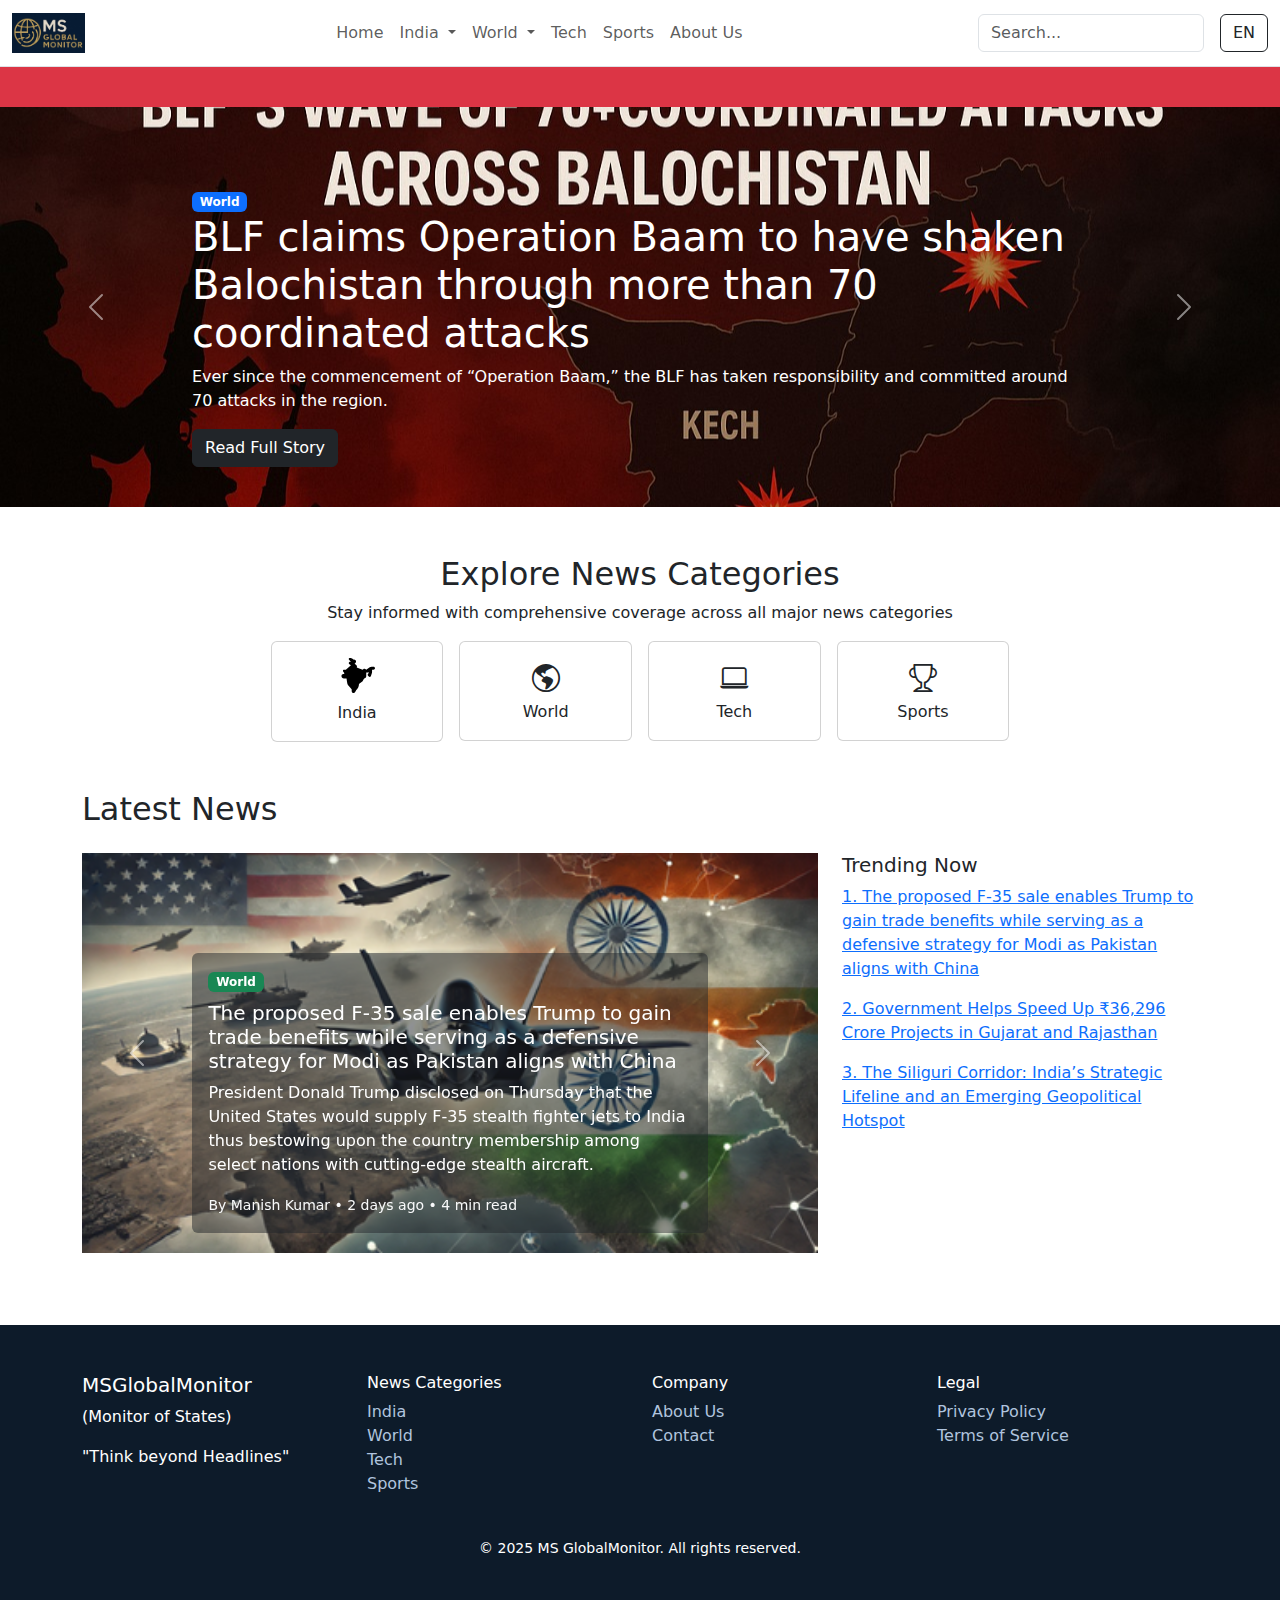
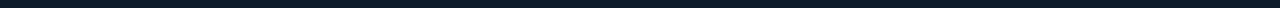
<file: index.html>
<!DOCTYPE html>
<html lang="en">

<head>
  <meta charset="UTF-8" />
  <meta name="viewport" content="width=device-width, initial-scale=1.0" />
  <title>MS GlobalMonitor</title>

  <!-- Bootstrap & Icons -->
  <link href="https://cdn.jsdelivr.net/npm/bootstrap@5.3.0/dist/css/bootstrap.min.css" rel="stylesheet" />
  <link href="https://cdn.jsdelivr.net/npm/bootstrap-icons@1.10.5/font/bootstrap-icons.css" rel="stylesheet" />
  <link rel="stylesheet" href="index.css">
  <script src="index.js"></script>
</head>

<body>

  <!-- Navbar -->
  <nav class="navbar navbar-expand-lg navbar-light bg-white border-bottom">
    <div class="container-fluid">
      <a class="navbar-brand fw-bold category-card" href="#">
        <img src="img3.jpeg" alt="MS Global Monitor Logo" height="40">
      </a>
      <!-- Navigation links & search -->
      <ul class="navbar-nav mx-auto">
        <li class="nav-item"><a class="nav-link" href="#">Home</a></li>

        <!-- India Dropdown -->
        <li class="nav-item dropdown">
          <a class="nav-link dropdown-toggle" href="#" id="indiaDropdown" role="button" data-bs-toggle="dropdown"
            aria-expanded="false">
            India
          </a>
          <ul class="dropdown-menu" aria-labelledby="indiaDropdown">
            <li><a class="dropdown-item" href="India-MU.html">Morning Updates</a></li>
            <li><a class="dropdown-item" href="#">Politics</a></li>
          </ul>
        </li>

        <!-- World Dropdown -->
        <li class="nav-item dropdown">
          <a class="nav-link dropdown-toggle" href="#" id="worldDropdown" data-bs-toggle="dropdown"
            aria-expanded="false">
            World
          </a>
          <ul class="dropdown-menu" aria-labelledby="worldDropdown">
            
            <!-- Frontlines submenu -->
            <li class="dropdown-submenu">
              <a class="dropdown-item dropdown-toggle" href="#" id="frontlinesToggle">
                Frontlines
              </a>
              <ul class="dropdown-menu" aria-labelledby="frontlinesToggle">
                <li><a class="dropdown-item" href="conflictZone.html">Conflict Zones</a></li>
                <li><a class="dropdown-item" href="flashPoint-1.html">Flash Point</a></li>
              </ul>
            </li>
            
            <!-- Global South submenu -->
            <li><a class="dropdown-item" href="globalSouth.html">Global South</a></li>

            <!-- Geo‑Economics submenu -->
            <li class="dropdown-submenu">
              <a class="dropdown-item dropdown-toggle" href="#" id="geoEconToggle">
                Geo Economics
              </a>
              <ul class="dropdown-menu" aria-labelledby="geoEconToggle">
                <li><a class="dropdown-item" href="#">Sanctions</a></li>
                <li><a class="dropdown-item" href="#">Trade War</a></li>
              </ul>
            </li>

            <!-- Diplomatic Games submenu -->
            <li class="dropdown-submenu">
              <a class="dropdown-item dropdown-toggle" href="#" id="dipGamesToggle">
                Diplomatic Games
              </a>
              <ul class="dropdown-menu" aria-labelledby="dipGamesToggle">
                <li><a class="dropdown-item" href="#">Summits</a></li>
                <li><a class="dropdown-item" href="#">Alliances</a></li>
                <li><a class="dropdown-item" href="#">Speeches</a></li>
              </ul>
            </li>

            <!-- Deep State Brief submenu -->
            <li class="dropdown-submenu">
              <a class="dropdown-item dropdown-toggle" href="#" id="deepStateToggle">
                Deep State Brief
              </a>
              <ul class="dropdown-menu" aria-labelledby="deepStateToggle">
                <li><a class="dropdown-item" href="#">Military Strategy</a></li>
                <li><a class="dropdown-item" href="#">Intelligence</a></li>
                <li><a class="dropdown-item" href="#">Cyber Warfare</a></li>
              </ul>
            </li>
          </ul>
        </li>

        <li class="nav-item"><a class="nav-link" href="#">Tech</a></li>
        <li class="nav-item"><a class="nav-link" href="#">Sports</a></li>
        <li class="nav-item"><a class="nav-link" href="#about-us-footer">About Us</a></li>
      </ul>

      <!-- Search and Language -->
      <form class="d-flex align-items-center gap-2" role="search">
        <input class="form-control me-2" type="search" placeholder="Search..." aria-label="Search">
        <button class="btn btn-outline-dark" type="submit">EN</button>
      </form>
    </div>
    </div>
  </nav>

  <!-- Breaking News -->
  <div class="bg-danger text-white py-2 marquee">
    <span><strong class="badge bg-white text-danger me-2"><b>Breaking News:</b></strong><b>BLF claims Operation Baam to have shaken Balochistan through more than 70 coordinated attacks</b></span>
  </div>

  <!-- Carousel (4 images) -->
  <div id="heroCarousel" class="carousel slide" data-bs-ride="carousel">
    <div class="carousel-inner">
      <div class="carousel-item active text-white"
        style="background: url('CZ1.jpeg') no-repeat center center/cover; height: 400px;">
        <div class="carousel-caption text-start">
          <span class="badge bg-primary">World</span>
          <h1>BLF claims Operation Baam to have shaken Balochistan through more than 70 coordinated attacks</h1>
          <p>Ever since the commencement of “Operation Baam,” the BLF has taken responsibility and committed around 70 attacks in the region.</p>
          <a href="conflictZone-1.html" class="btn btn-dark">Read Full Story</a>
        </div>
      </div>
      <div class="carousel-item text-white"
        style="background: url('GlobalSouth\ 1.jpeg') no-repeat center center/cover; height: 400px;">
        <div class="carousel-caption text-start">
          <span class="badge bg-success">Global South</span>
          <h1>The Siliguri Corridor: India’s Strategic Lifeline and an Emerging Geopolitical Hotspot</h1>
          <a href="globalSouth.html" class="btn btn-dark">Read Full Story</a>
        </div>
      </div>
      <div class="carousel-item text-white"
        style="background: url('https://via.placeholder.com/1200x500/780000/ffffff?text=Slide+3') no-repeat center center/cover; height: 400px;">
        <div class="carousel-caption text-start">
          <span class="badge bg-warning text-dark">Sports</span>
          <h1>Historic Win at National Championships</h1>
          <p>Fans celebrate a memorable season victory.</p>
          <a href="#" class="btn btn-dark">See Highlights</a>
        </div>
      </div>
      <div class="carousel-item text-white"
        style="background: url('https://via.placeholder.com/1200x500/264653/ffffff?text=Slide+4') no-repeat center center/cover; height: 400px;">
        <div class="carousel-caption text-start">
          <span class="badge bg-info text-dark">Tech</span>
          <h1>Government Unveils New Budget</h1>
          <p>Major reforms in education and health sectors announced.</p>
          <a href="#" class="btn btn-dark">Read More</a>
        </div>
      </div>
    </div>
    <button class="carousel-control-prev" type="button" data-bs-target="#heroCarousel" data-bs-slide="prev">
      <span class="carousel-control-prev-icon"></span>
    </button>
    <button class="carousel-control-next" type="button" data-bs-target="#heroCarousel" data-bs-slide="next">
      <span class="carousel-control-next-icon"></span>
    </button>
  </div>

  <!-- Categories -->
  <section class="py-5 text-center">
  <h2>Explore News Categories</h2>
  <p>Stay informed with comprehensive coverage across all major news categories</p>
  <div class="container">
    <div class="row g-3 justify-content-center">

      <!-- India Card -->
      <div class="col-md-2 col-sm-4 category-card">
        <a href="India-MU.html" class="text-decoration-none text-dark">
          <div class="card p-3 text-center">
            <img src="india-map.svg" alt="India Icon" class="svg-icon mb-2 mx-auto d-block">
            <div>India</div>
          </div>
        </a>
      </div>

      <!-- World Card -->
      <div class="col-md-2 col-sm-4 category-card">
        <a href="world.html" class="text-decoration-none text-dark">
          <div class="card p-3 text-center">
            <i class="bi bi-globe-americas fs-3"></i>
            <div>World</div>
          </div>
        </a>
      </div>

      <!-- Tech Card -->
      <div class="col-md-2 col-sm-4 category-card">
        <a href="#" class="text-decoration-none text-dark">
          <div class="card p-3 text-center">
            <i class="bi bi-laptop fs-3"></i>
            <div>Tech</div>
          </div>
        </a>
      </div>

      <!-- Sports Card -->
      <div class="col-md-2 col-sm-4 category-card">
        <a href="#" class="text-decoration-none text-dark">
          <div class="card p-3 text-center">
            <i class="bi bi-trophy fs-3"></i>
            <div>Sports</div>
          </div>
        </a>
      </div>

    </div>
  </div>
</section>

  <!-- Latest News -->
 <section class="container mb-5">
  <h2 class="mb-4">Latest News</h2>
  <div class="row">
    
    <!-- Left Column: Carousel -->
    <div class="col-md-8">
      <div id="newsCarousel" class="carousel slide mb-4" data-bs-ride="carousel" data-bs-interval="4000">
        <div class="carousel-inner">
          
          <!-- Slide 1 -->
          <div class="carousel-item active">
            <img src="CZ1.jpeg" class="d-block w-100" alt="FlashPoint">
            <div class="carousel-caption d-none d-md-block text-start bg-dark bg-opacity-50 p-3 rounded">
              <span class="badge bg-danger">World</span>
              <a href="conflictZone-1.html" class="text-decoration-none text-white">
              <h5 class="mt-2">BLF claims Operation Baam to have shaken Balochistan through more than 70 coordinated attacks</h5>
              <p>Ever since the commencement of “Operation Baam,” the BLF has taken responsibility and committed around 70 attacks in the region.</p>
              <small class="text-light">By Manish Kumar Barali • 7 hours ago • 5 min read</small>
            </a>
            </div>
          </div>

          <!-- Slide 2 -->
          <div class="carousel-item active">
            <img src="flashPoint1.png" class="d-block w-100" alt="FlashPoint">
            <div class="carousel-caption d-none d-md-block text-start bg-dark bg-opacity-50 p-3 rounded">
              <span class="badge bg-success">World</span>
              <a href="flashPoint-1.html" class="text-decoration-none text-white">
              <h5 class="mt-2">The proposed F-35 sale enables Trump to gain trade benefits while serving as a defensive strategy for Modi as Pakistan aligns with China</h5>
              <p>President Donald Trump disclosed on Thursday that the United States would supply F-35 stealth fighter jets to India thus bestowing upon the country membership among select nations with cutting-edge stealth aircraft.</p>
              <small class="text-light">By Manish Kumar • 2 days ago • 4 min read</small>
            </a>
            </div>
          </div>

          <!-- Slide 3 -->
          <div class="carousel-item">
            <img src="India-1.jpg" class="d-block w-100" alt="Morning Updates">
            <div class="carousel-caption d-none d-md-block text-start bg-dark bg-opacity-50 p-3 rounded">
              <span class="badge bg-primary">India</span>
              <a href="India-MU.html" class="text-decoration-none text-white">
              <h5 class="mt-2">Government Helps Speed Up ₹36,296 Crore Projects in Gujarat and Rajasthan</h5>
              <p>The Indian government resolves delays in ₹36,296 crore worth of projects in Gujarat and Rajasthan, including solar power infrastructure and 5G expansion, to boost growth and connectivity.</p>
              <small class="text-light">By Mohd Ibad • 3 days ago • 3 min read</small>
            </a>
            </div>
          </div>

          <!-- Slide 4 -->
          <div class="carousel-item">
            <img src="GlobalSouth 1.jpeg" class="d-block w-100" alt="Global South">
            <div class="carousel-caption d-none d-md-block text-start bg-dark bg-opacity-50 p-3 rounded">
              <span class="badge bg-danger">World</span>
              <a href="globalSouth.html" class="text-decoration-none text-white">
              <h5 class="mt-2">The Siliguri Corridor: India’s Strategic Lifeline and an Emerging Geopolitical Hotspot</h5>
              <p>The Siliguri Corridor, with the nickname Chicken Neck, is in the northeastern corner of
                    India, and it is only 20 to 25 kilometers wide at its narrowest point. Although this region
                    is not so big, it has been one of the most strategic regions for India. It became a
                    principal geopolitical hotspot in the South Asia region.</p>
              <small class="text-light">By Manish Kumar • 7 days ago • 5 min read</small>
            </a>
            </div>
          </div>
 
        </div>
        <button class="carousel-control-prev" type="button" data-bs-target="#newsCarousel" data-bs-slide="prev">
      <span class="carousel-control-prev-icon"></span>
    </button>
    <button class="carousel-control-next" type="button" data-bs-target="#newsCarousel" data-bs-slide="next">
      <span class="carousel-control-next-icon"></span>
    </button>
      </div>
    </div>

    <!-- Right Column: Trending Now -->
    <div class="col-md-4">
      <div class="mb-4">
        <h5>Trending Now</h5>
        <p><a href="flashPoint-1.html">1. The proposed F-35 sale enables Trump to gain trade benefits while serving as a defensive strategy for Modi as Pakistan aligns with China</a></p>
        <p><a href="India-MU.html">2. Government Helps Speed Up ₹36,296 Crore Projects in Gujarat and Rajasthan</a></p>
        <p><a href="globalSouth.html">3. The Siliguri Corridor: India’s Strategic Lifeline and an Emerging Geopolitical Hotspot</a></p>
      </div>
    </div>
  </div>
</section>


  <!-- Footer -->
  <footer id="about-us-footer" class="footer py-5">
    <div class="container">
      <div class="row">
        <div class="col-md-3">
          <h5>MSGlobalMonitor</h5>
          <p>(Monitor of States)</p>
          <p>"Think beyond Headlines"</p>
        </div>
        <div class="col-md-3">
          <h6>News Categories</h6>
          <ul class="list-unstyled">
            <li><a href="#">India</a></li>
            <li><a href="#">World</a></li>
            <li><a href="#">Tech</a></li>
            <li><a href="#">Sports</a></li>
          </ul>
        </div>
        <div class="col-md-3">
          <h6>Company</h6>
          <ul class="list-unstyled">
            <li><a href="aboutUs.html">About Us</a></li>
            <li><a href="#">Contact</a></li>
          </ul>
        </div>
        <div class="col-md-3">
          <h6>Legal</h6>
          <ul class="list-unstyled">
            <li><a href="#">Privacy Policy</a></li>
            <li><a href="#">Terms of Service</a></li>
          </ul>
        </div>
      </div>
      <div class="text-center pt-4">
        <small>&copy; 2025 MS GlobalMonitor. All rights reserved.</small>
      </div>
    </div>
  </footer>

  <!-- Bootstrap JS -->
  <script src="https://cdn.jsdelivr.net/npm/bootstrap@5.3.0/dist/js/bootstrap.bundle.min.js"></script>
</body>

</html>
</file>
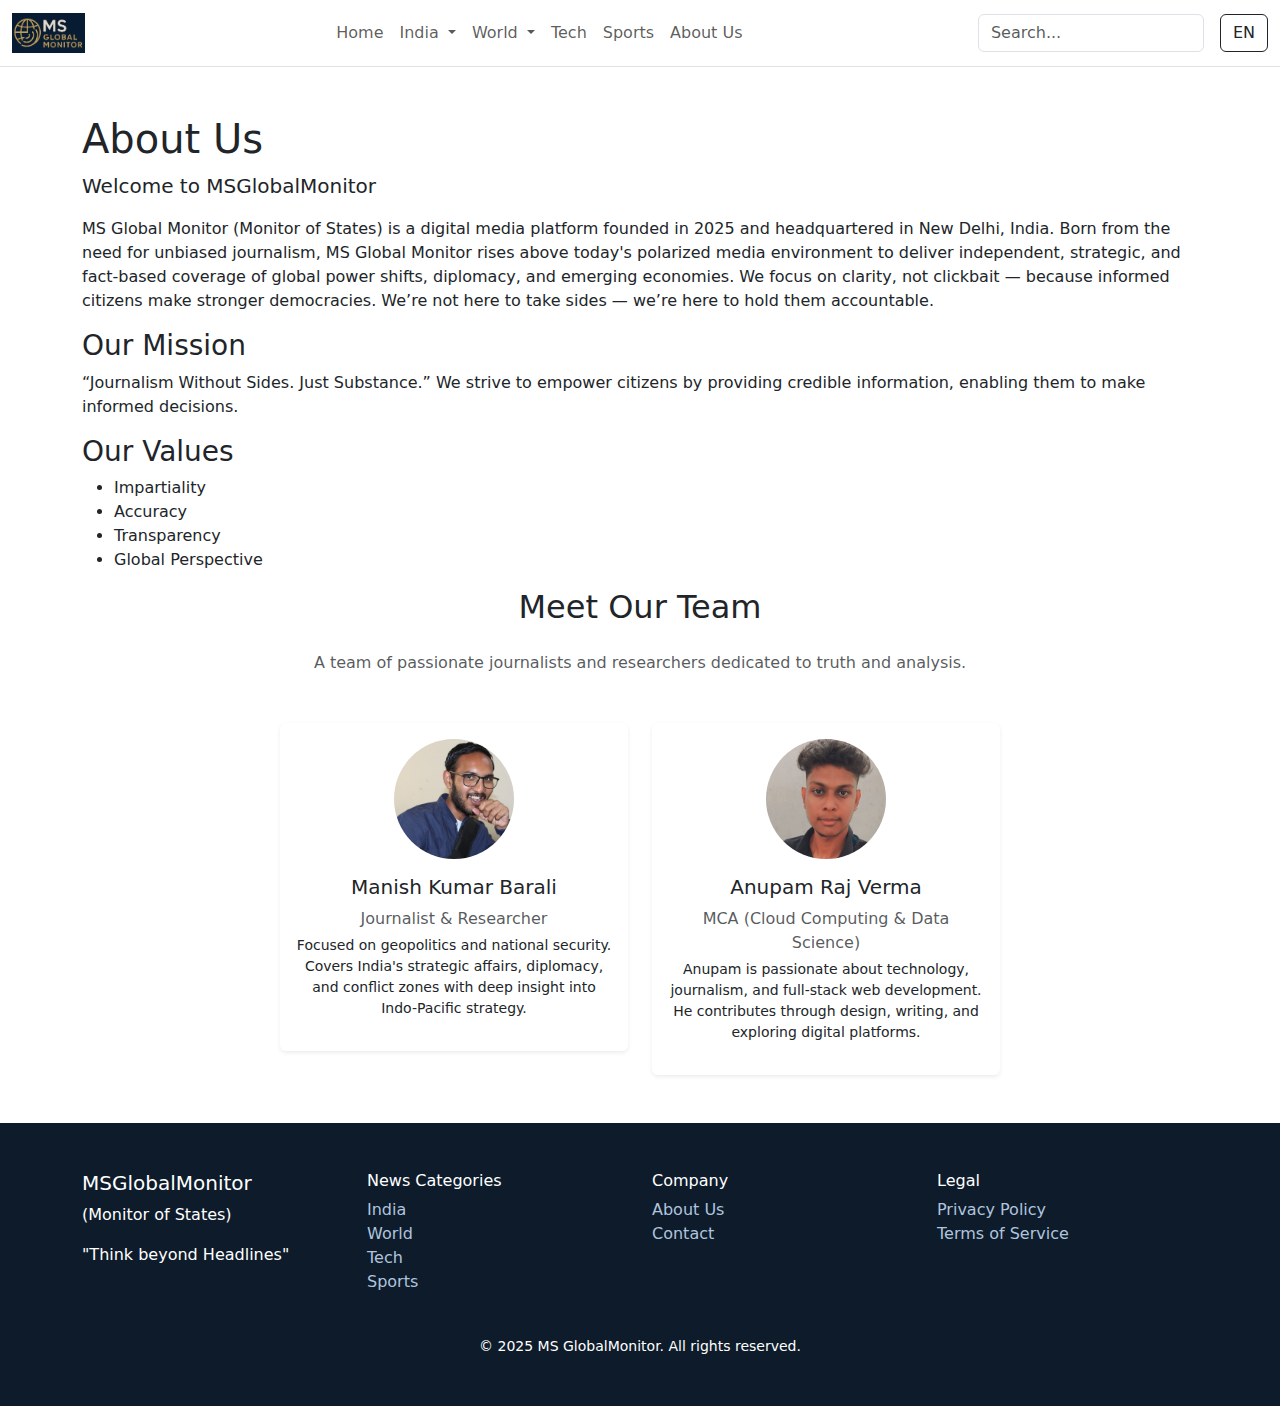
<file: aboutUs.html>
<!DOCTYPE html>
<html lang="en">

<head>
    <meta charset="UTF-8" />
    <meta name="viewport" content="width=device-width, initial-scale=1.0" />
    <title>About Us</title>

    <!-- Bootstrap & Icons -->
    <link href="https://cdn.jsdelivr.net/npm/bootstrap@5.3.0/dist/css/bootstrap.min.css" rel="stylesheet" />
    <link href="https://cdn.jsdelivr.net/npm/bootstrap-icons@1.10.5/font/bootstrap-icons.css" rel="stylesheet" />
    <link rel="stylesheet" href="index.css">
</head>

<body>

    <!-- Navbar -->
    <nav class="navbar navbar-expand-lg navbar-light bg-white border-bottom">
        <div class="container-fluid">
            <a class="navbar-brand fw-bold category-card" href="index.html">
                <img src="img3.jpeg" alt="MS Global Monitor Logo" height="40">
            </a>
            <!-- Navigation links & search -->
            <ul class="navbar-nav mx-auto">
                <li class="nav-item"><a class="nav-link" href="index.html">Home</a></li>

                <!-- India Dropdown -->
                <li class="nav-item dropdown">
                    <a class="nav-link dropdown-toggle" href="#" id="indiaDropdown" role="button"
                        data-bs-toggle="dropdown" aria-expanded="false">
                        India
                    </a>
                    <ul class="dropdown-menu" aria-labelledby="indiaDropdown">
                        <li><a class="dropdown-item" href="morningUpdates.html">Morning Updates</a></li>
                        <li><a class="dropdown-item" href="#">Politics</a></li>
                        <li><a class="dropdown-item" href="Opinion.html">Opinion</a></li>
                    </ul>
                </li>

                <!-- World Dropdown -->
                <li class="nav-item dropdown">
                    <a class="nav-link dropdown-toggle" href="#" id="worldDropdown" data-bs-toggle="dropdown"
                        aria-expanded="false">
                        World
                    </a>
                    <ul class="dropdown-menu" aria-labelledby="worldDropdown">

                        <!-- Frontlines submenu -->
                        <li class="dropdown-submenu">
                            <a class="dropdown-item dropdown-toggle" href="#" id="frontlinesToggle">
                                Frontlines
                            </a>
                            <ul class="dropdown-menu" aria-labelledby="frontlinesToggle">
                                <li><a class="dropdown-item" href="conflictZone.html" title="War">Conflict Zones</a></li>
                                <li><a class="dropdown-item" href="flashPoint-1.html" title="Tension between States">Flash Point</a></li>
                            </ul>
                        </li>

                        <!-- Global South submenu -->

                        <li><a class="dropdown-item" href="globalSouth.html">Global South</a></li>

                        <!-- Geo‑Economics submenu -->
                        <li class="dropdown-submenu">
                            <a class="dropdown-item dropdown-toggle" href="#" id="geoEconToggle">
                                Geo Economics
                            </a>
                            <ul class="dropdown-menu" aria-labelledby="geoEconToggle">
                                <li><a class="dropdown-item" href="#">Sanctions</a></li>
                                <li><a class="dropdown-item" href="#">Trade War</a></li>
                            </ul>
                        </li>

                        <!-- Diplomatic Games submenu -->
                        <li class="dropdown-submenu">
                            <a class="dropdown-item dropdown-toggle" href="#" id="dipGamesToggle">
                                Diplomatic Games
                            </a>
                            <ul class="dropdown-menu" aria-labelledby="dipGamesToggle">
                                <li><a class="dropdown-item" href="#">Summits</a></li>
                                <li><a class="dropdown-item" href="#">Alliances</a></li>
                                <li><a class="dropdown-item" href="#">Speeches</a></li>
                            </ul>
                        </li>

                        <!-- Deep State Brief submenu -->
                        <li class="dropdown-submenu">
                            <a class="dropdown-item dropdown-toggle" href="#" id="deepStateToggle">
                                Deep State Brief
                            </a>
                            <ul class="dropdown-menu" aria-labelledby="deepStateToggle">
                                <li><a class="dropdown-item" href="#">Military Strategy</a></li>
                                <li><a class="dropdown-item" href="#">Intelligence</a></li>
                                <li><a class="dropdown-item" href="#">Cyber Warfare</a></li>
                            </ul>
                        </li>
                    </ul>
                </li>

                <li class="nav-item"><a class="nav-link" href="#">Tech</a></li>
                <li class="nav-item"><a class="nav-link" href="#">Sports</a></li>
                <li class="nav-item"><a class="nav-link" href="#about-us-footer">About Us</a></li>
            </ul>

            <!-- Search and Language -->
            <form class="d-flex align-items-center gap-2" role="search">
                <input class="form-control me-2" type="search" placeholder="Search..." aria-label="Search">
                <button class="btn btn-outline-dark" type="submit">EN</button>
            </form>
        </div>
        </div>
    </nav>

    <!-- 🟡 About Us Body Content -->
    <section class="container my-5">
        <h1>About Us</h1>
        <p class="lead">Welcome to MSGlobalMonitor</p>
        <p>MS Global Monitor (Monitor of States) is a digital media platform founded in 2025 and headquartered in New
            Delhi, India. Born from the need for unbiased journalism, MS Global Monitor rises above today's polarized
            media environment to deliver independent, strategic, and fact-based coverage of global power shifts,
            diplomacy, and emerging economies. We focus on clarity, not clickbait — because informed citizens make
            stronger democracies. We’re not here to take sides — we’re here to hold them accountable.</p>

        <h3>Our Mission</h3>
        <p>“Journalism Without Sides. Just Substance.” We strive to empower citizens by providing credible information,
            enabling them to make informed decisions.</p>

        <h3>Our Values</h3>
        <ul>
            <li>Impartiality</li>
            <li>Accuracy</li>
            <li>Transparency</li>
            <li>Global Perspective</li>
        </ul>

        <div class="container text-center">
            <h2 class="mb-4">Meet Our Team</h2>
            <p class="mb-5 text-muted">A team of passionate journalists and researchers dedicated to truth and analysis.
            </p>

            <div class="row g-4 justify-content-center">
                <!-- Team Member 1 -->
                <div class="col-md-4 col-sm-6">
                    <div class="card border-0 shadow-sm h-500">
                        <div class="card-body text-center">
                            <img src="manish.jpeg" alt="Manish Kumar Barali" class="rounded-circle mb-3 category-card"
                                style="width: 120px; height: 120px; object-fit: cover;">
                            <h5 class="card-title">Manish Kumar Barali</h5>
                            <p class="text-muted mb-1">Journalist & Researcher</p>
                            <p class="small">
                                Focused on geopolitics and national security. Covers India's strategic affairs,
                                diplomacy, and conflict zones with deep insight into Indo-Pacific strategy.
                            </p>
                        </div>
                    </div>
                </div>

                <!-- Add more team members by duplicating this block -->
                <!-- Example: -->

                <div class="col-md-4 col-sm-6">
                    <div class="card border-0 shadow-sm h-100">
                        <div class="card-body text-center">
                            <img src="anupam.jpeg" alt="Anupam Raj Verma" class="rounded-circle mb-3 category-card"
                                style="width: 120px; height: 120px; object-fit: cover;">
                            <h5 class="card-title">Anupam Raj Verma</h5>
                            <p class="text-muted mb-1">MCA (Cloud Computing & Data Science)</p>
                            <p class="small">
                                Anupam is passionate about technology, journalism, and full-stack web development. He
                                contributes through design, writing, and exploring digital platforms.
                            </p>
                        </div>
                    </div>
                </div>
            </div>
        </div>
        </div>
    </section>

    <!-- Footer -->
    <footer id="about-us-footer" class="footer py-5">
        <div class="container">
            <div class="row">
                <div class="col-md-3">
                    <h5>MSGlobalMonitor</h5>
                    <p>(Monitor of States)</p>
                    <p>"Think beyond Headlines"</p>
                </div>
                <div class="col-md-3">
                    <h6>News Categories</h6>
                    <ul class="list-unstyled">
                        <li><a href="#">India</a></li>
                        <li><a href="#">World</a></li>
                        <li><a href="#">Tech</a></li>
                        <li><a href="#">Sports</a></li>
                    </ul>
                </div>
                <div class="col-md-3">
                    <h6>Company</h6>
                    <ul class="list-unstyled">
                        <li><a href="aboutUs.html">About Us</a></li>
                        <li><a href="#">Contact</a></li>
                    </ul>
                </div>
                <div class="col-md-3">
                    <h6>Legal</h6>
                    <ul class="list-unstyled">
                        <li><a href="#">Privacy Policy</a></li>
                        <li><a href="#">Terms of Service</a></li>
                    </ul>
                </div>
            </div>
            <div class="text-center pt-4">
                <small>&copy; 2025 MS GlobalMonitor. All rights reserved.</small>
            </div>
        </div>
    </footer>

    <!-- Bootstrap JS -->
    <script src="https://cdn.jsdelivr.net/npm/bootstrap@5.3.0/dist/js/bootstrap.bundle.min.js"></script>
</body>

</html>
</file>
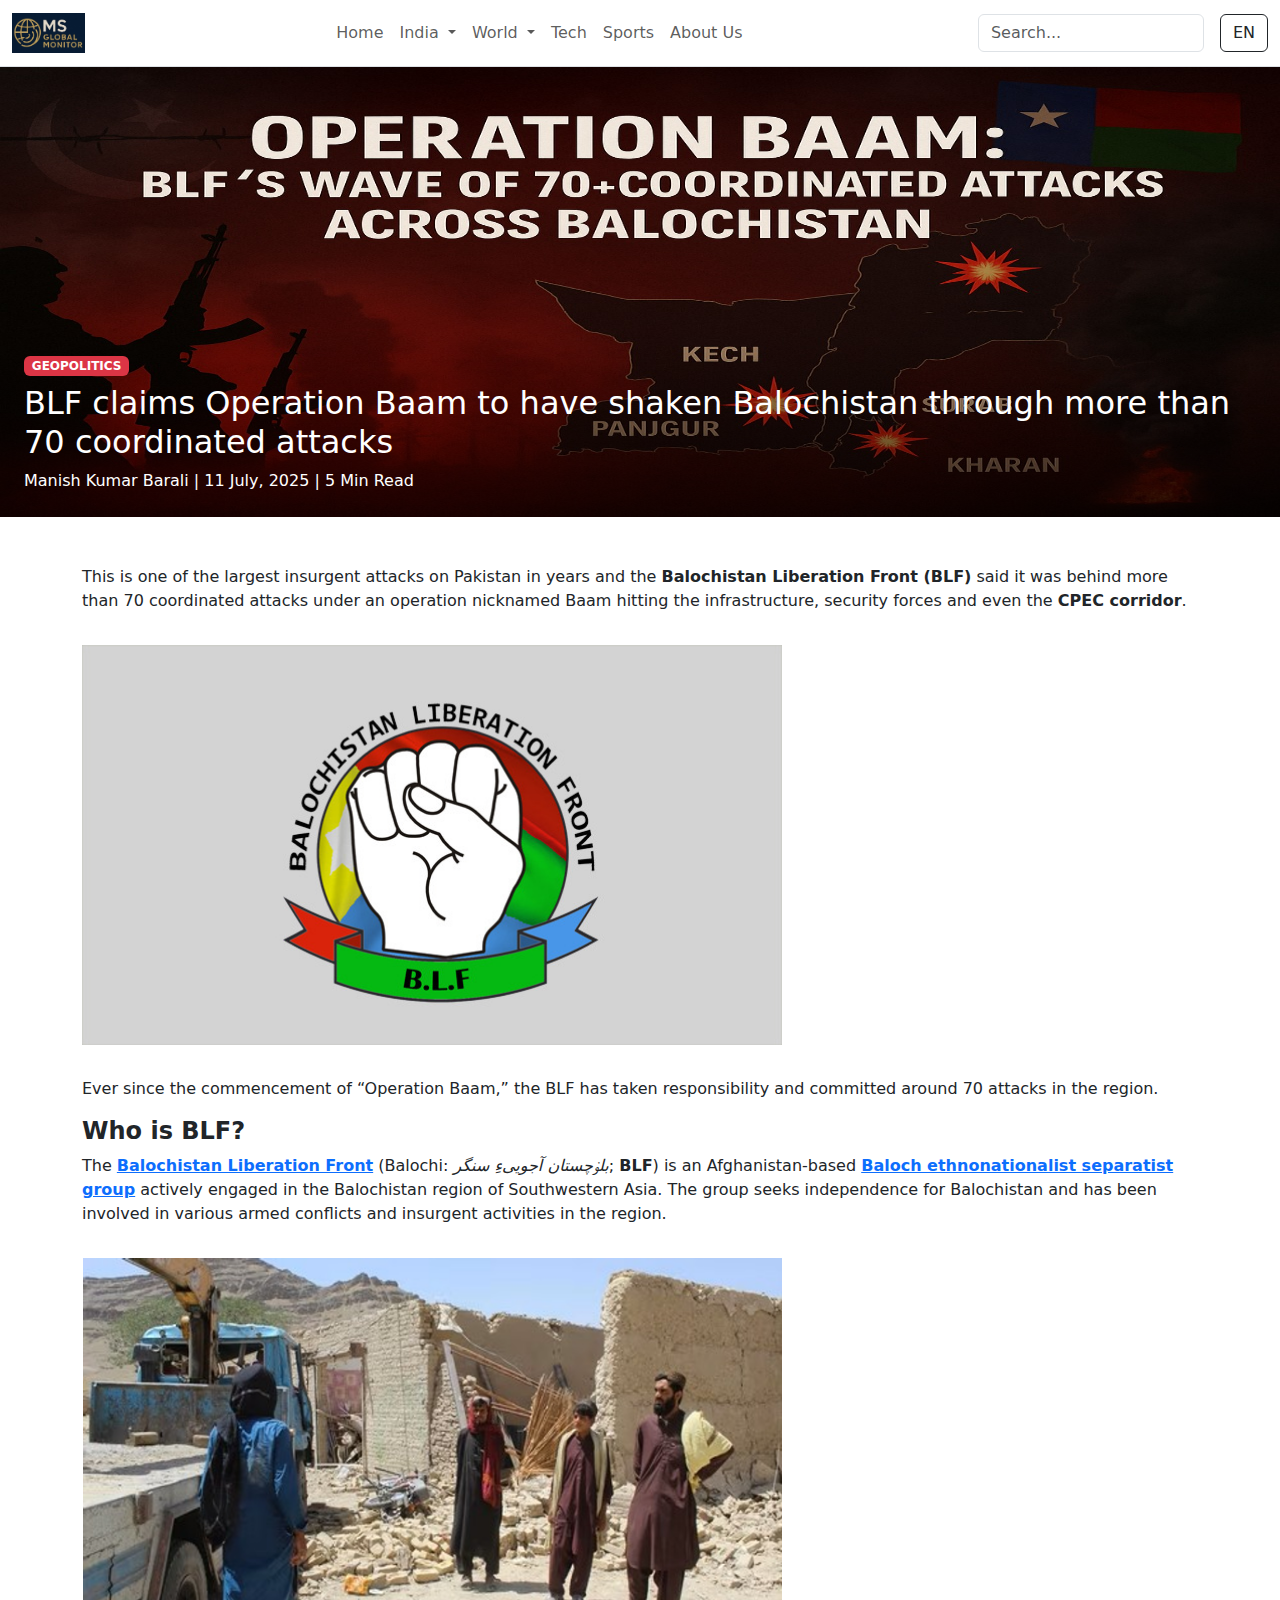
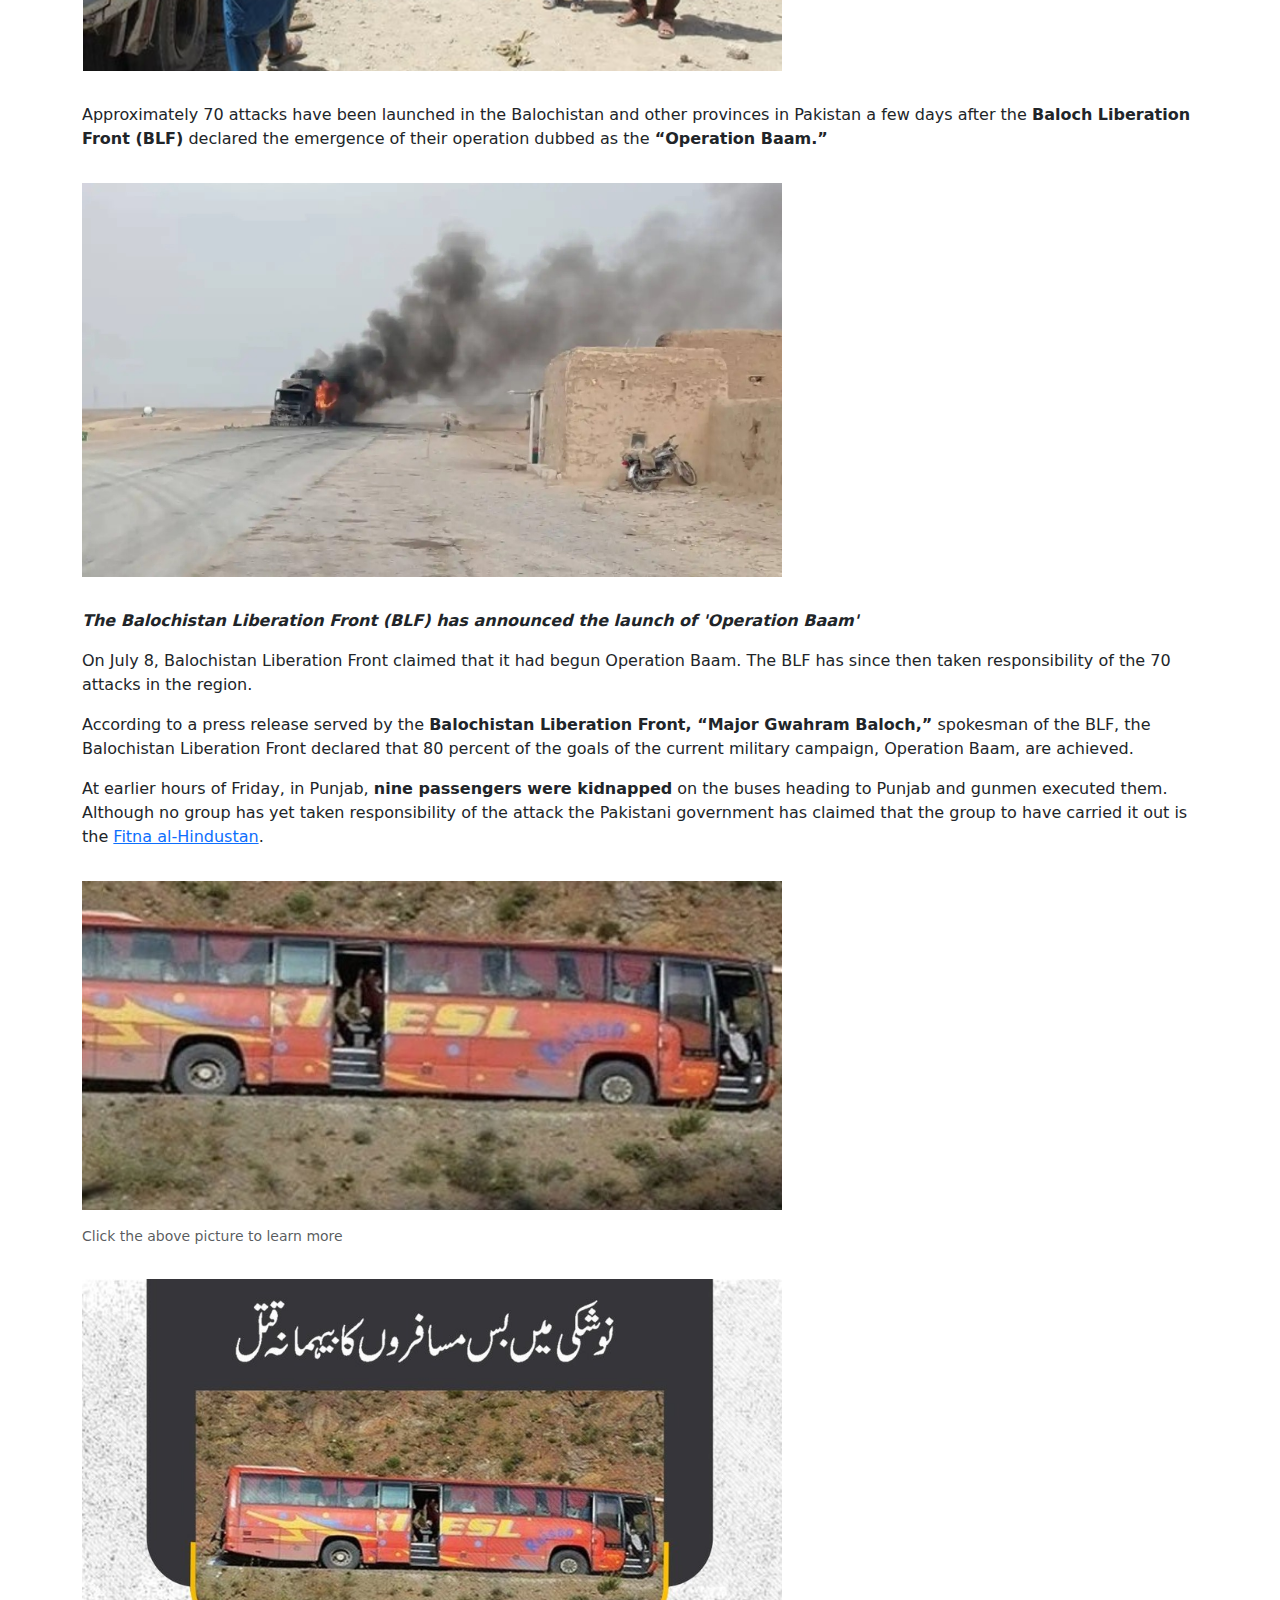
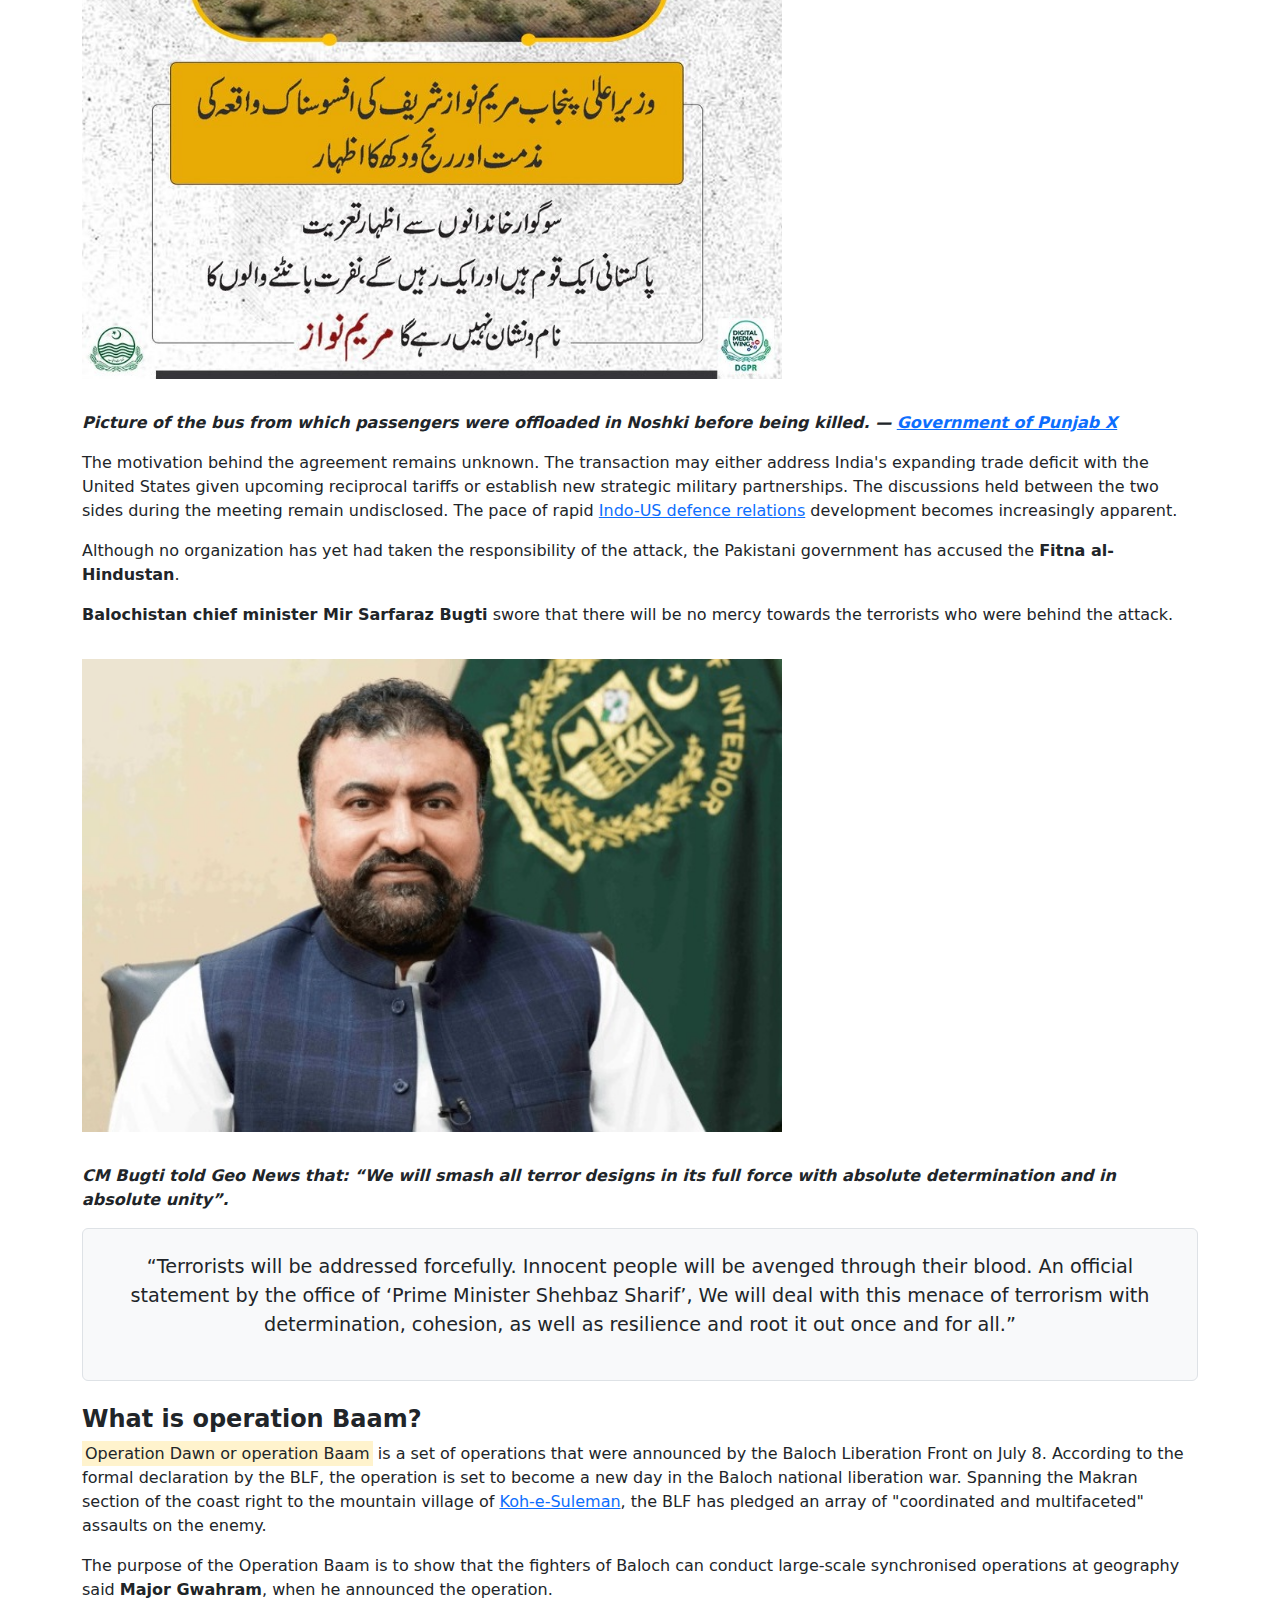
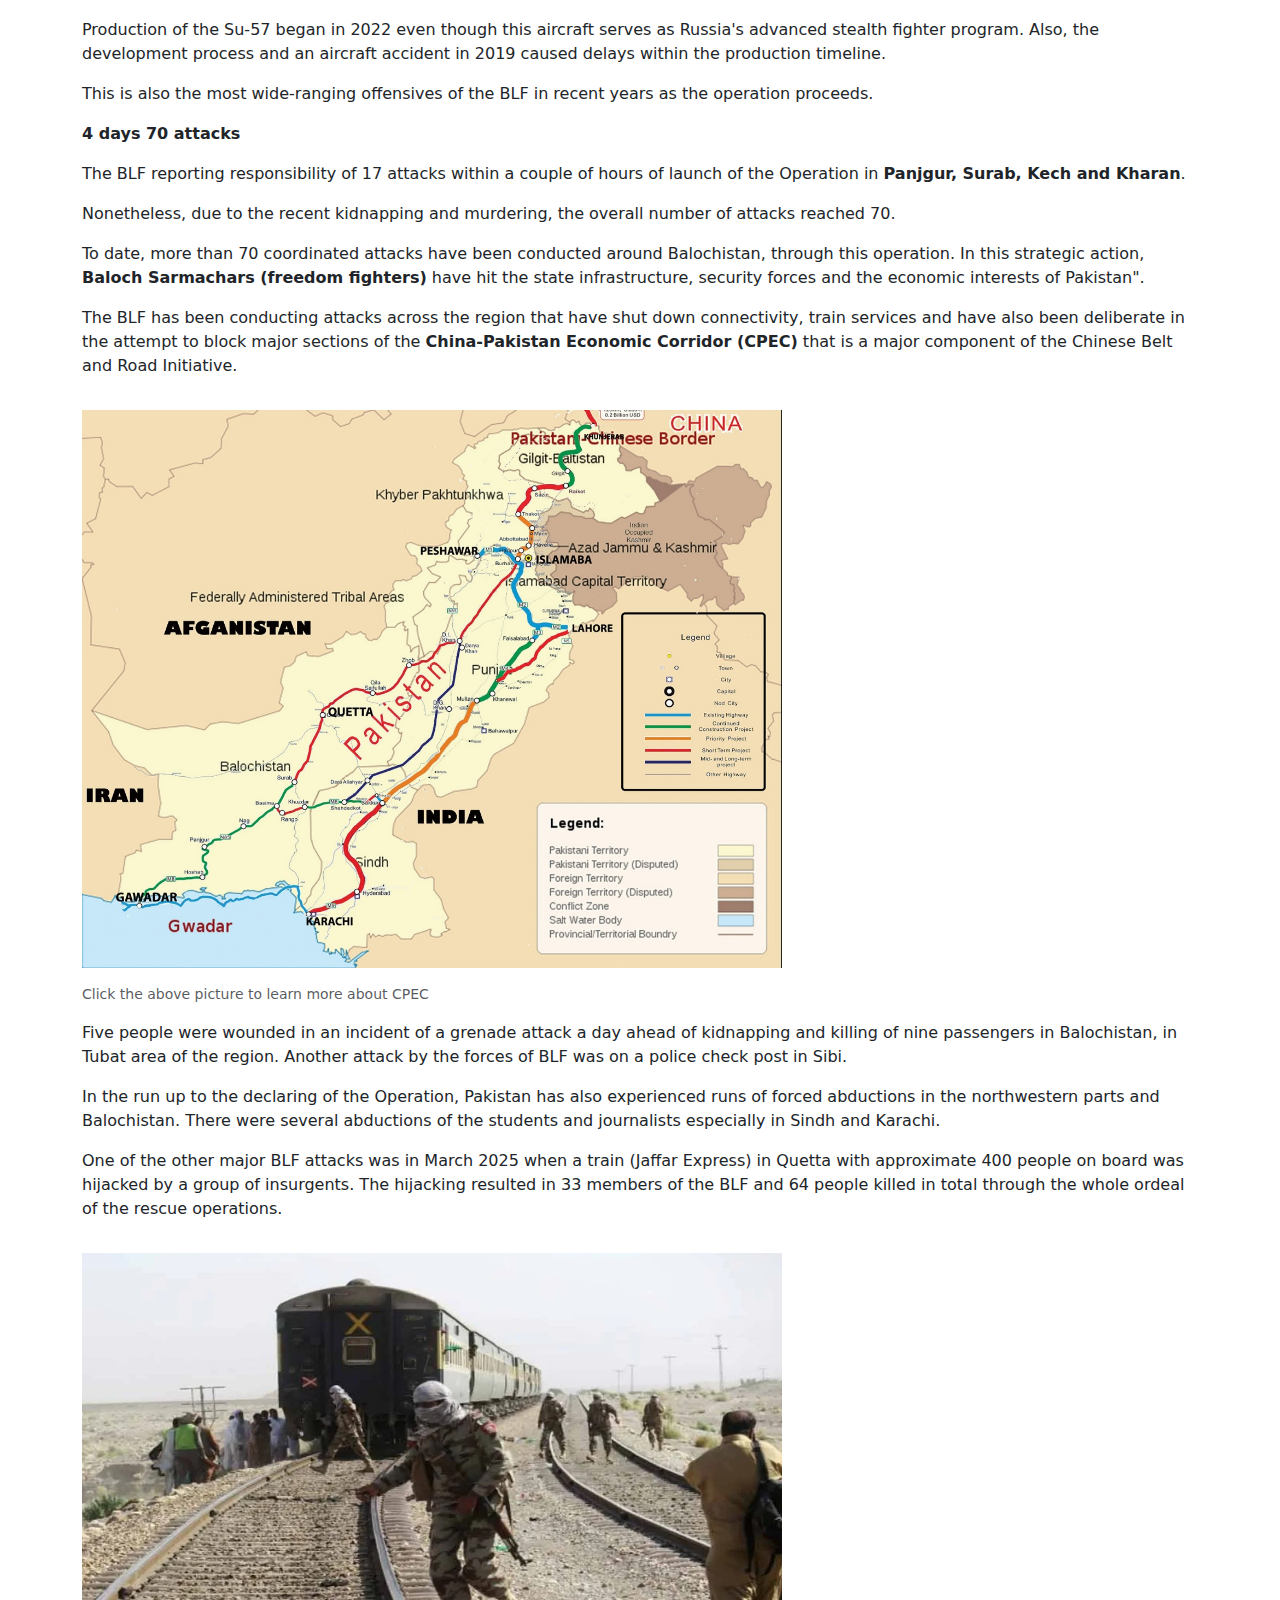
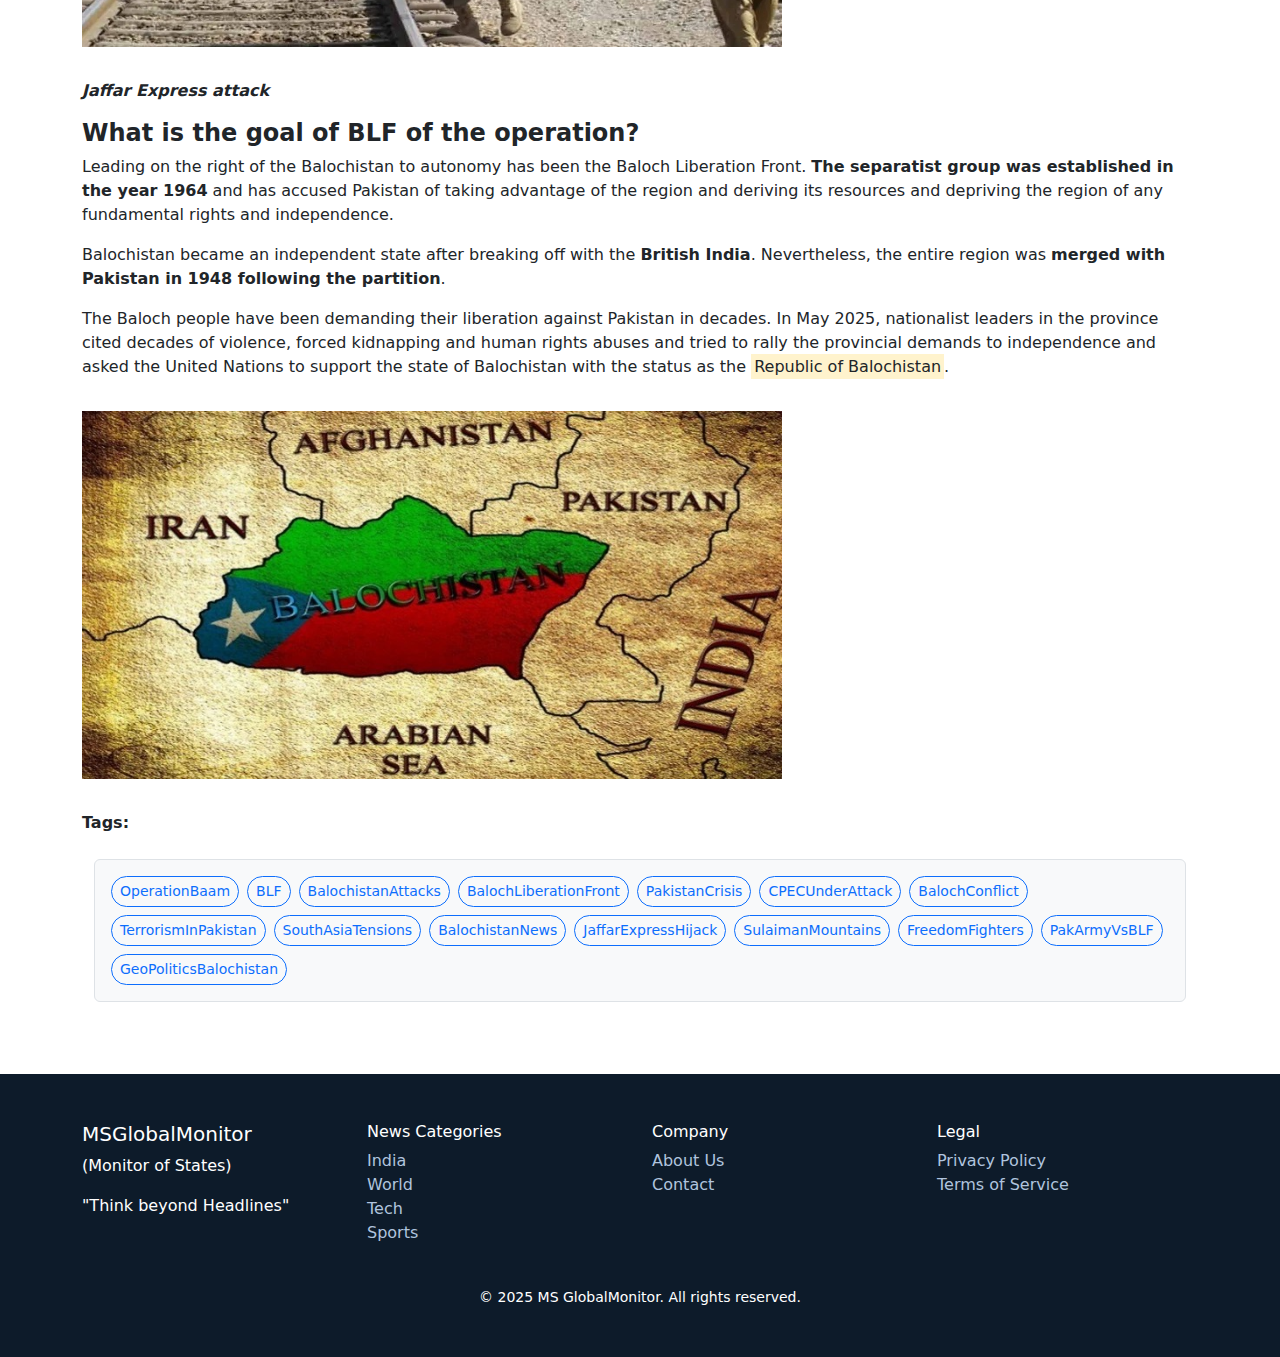
<file: conflictZone-1.html>
<!DOCTYPE html>
<html lang="en">

<head>
  <meta charset="UTF-8" />
  <meta name="viewport" content="width=device-width, initial-scale=1.0" />
  <title>MS GlobalMonitor</title>

  <!-- Bootstrap & Icons -->
  <link href="https://cdn.jsdelivr.net/npm/bootstrap@5.3.0/dist/css/bootstrap.min.css" rel="stylesheet" />
  <link href="https://cdn.jsdelivr.net/npm/bootstrap-icons@1.10.5/font/bootstrap-icons.css" rel="stylesheet" />
  <link rel="stylesheet" href="index.css">
  <script src="index.js"></script>
</head>

<body>

  <!-- Navbar -->
  <nav class="navbar navbar-expand-lg navbar-light bg-white border-bottom">
    <div class="container-fluid">
      <a class="navbar-brand fw-bold category-card" href="#">
        <img src="img3.jpeg" alt="MS Global Monitor Logo" height="40">
      </a>
      <!-- Navigation links & search -->
      <ul class="navbar-nav mx-auto">
        <li class="nav-item"><a class="nav-link" href="index.html">Home</a></li>

        <!-- India Dropdown -->
        <li class="nav-item dropdown">
          <a class="nav-link dropdown-toggle" href="#" id="indiaDropdown" role="button" data-bs-toggle="dropdown"
            aria-expanded="false">
            India
          </a>
          <ul class="dropdown-menu" aria-labelledby="indiaDropdown">
            <li><a class="dropdown-item" href="India-MU.html">Morning Updates</a></li>
            <li><a class="dropdown-item" href="#">Politics</a></li>
          </ul>
        </li>

        <!-- World Dropdown -->
        <li class="nav-item dropdown">
          <a class="nav-link dropdown-toggle" href="#" id="worldDropdown" data-bs-toggle="dropdown"
            aria-expanded="false">
            World
          </a>
          <ul class="dropdown-menu" aria-labelledby="worldDropdown">
            
            <!-- FFrontlines submenu -->
            <li class="dropdown-submenu">
              <a class="dropdown-item dropdown-toggle" href="#" id="frontlinesToggle">
                Frontlines
              </a>
              <ul class="dropdown-menu" aria-labelledby="frontlinesToggle">
                <li><a class="dropdown-item" href="conflictZone.html">Conflict Zones</a></li>
                <li><a class="dropdown-item" href="flashPoint-1.html">Flash Point</a></li>
              </ul>
            </li>
            
            <li><a class="dropdown-item" href="globalSouth.html">Global South</a></li>

            <!-- Geo‑Economics submenu -->
            <li class="dropdown-submenu">
              <a class="dropdown-item dropdown-toggle" href="#" id="geoEconToggle">
                Geo Economics
              </a>
              <ul class="dropdown-menu" aria-labelledby="geoEconToggle">
                <li><a class="dropdown-item" href="#">Sanctions</a></li>
                <li><a class="dropdown-item" href="#">Trade War</a></li>
              </ul>
            </li>

            <!-- Diplomatic Games submenu -->
            <li class="dropdown-submenu">
              <a class="dropdown-item dropdown-toggle" href="#" id="dipGamesToggle">
                Diplomatic Games
              </a>
              <ul class="dropdown-menu" aria-labelledby="dipGamesToggle">
                <li><a class="dropdown-item" href="#">Summits</a></li>
                <li><a class="dropdown-item" href="#">Alliances</a></li>
                <li><a class="dropdown-item" href="#">Speeches</a></li>
              </ul>
            </li>

            <!-- Deep State Brief submenu -->
            <li class="dropdown-submenu">
              <a class="dropdown-item dropdown-toggle" href="#" id="deepStateToggle">
                Deep State Brief
              </a>
              <ul class="dropdown-menu" aria-labelledby="deepStateToggle">
                <li><a class="dropdown-item" href="#">Military Strategy</a></li>
                <li><a class="dropdown-item" href="#">Intelligence</a></li>
                <li><a class="dropdown-item" href="#">Cyber Warfare</a></li>
              </ul>
            </li>
          </ul>
        </li>

        <li class="nav-item"><a class="nav-link" href="#">Tech</a></li>
        <li class="nav-item"><a class="nav-link" href="#">Sports</a></li>
        <li class="nav-item"><a class="nav-link" href="#about-us-footer">About Us</a></li>
      </ul>

      <!-- Search and Language -->
      <form class="d-flex align-items-center gap-2" role="search">
        <input class="form-control me-2" type="search" placeholder="Search..." aria-label="Search">
        <button class="btn btn-outline-dark" type="submit">EN</button>
      </form>
    </div>
    </div>
  </nav>
<!-- Conflict Zone Articles Body Content -->
    <div class="container-fluid px-0">
        <!-- Article Header -->
        <div class="article-header position-relative">

            <!-- Image -->
            <img src="CZ1.jpeg" alt="Balochistan map" class="img-fluid w-100"
                style="height: 450px;">

            <!-- Text overlay at bottom -->
            <div class="position-absolute bottom-0 start-0 w-100 p-4"
                style="background: linear-gradient(to top, rgba(0,0,0,0.6), transparent);">
                <span class="badge bg-danger mb-2">GEOPOLITICS</span>
                <h2 class="text-white">BLF claims Operation Baam to have shaken Balochistan through more than 70 coordinated attacks</h2>
                <div class="author-meta text-white">
                    <span>Manish Kumar Barali</span> |
                    <span>11 July, 2025</span> |
                    <span>5 Min Read</span>
                </div>
            </div>

        </div>
    </div>
<!-- Article Section -->
<section class="container py-5">
   
    <p>This is one of the largest insurgent attacks on Pakistan in years and the <b>Balochistan Liberation Front (BLF)</b> said it was behind more than 70 coordinated attacks under an operation nicknamed Baam hitting the infrastructure, security forces and even the <b>CPEC corridor</b>.</p>
    
    <p><img src="CZ-2.jpeg" class="img-fluid my-3" alt="B.L.F"></p>

    <p>Ever since the commencement of “Operation Baam,” the BLF has taken responsibility and committed around 70 attacks in the region.</p>
    
    <h4><strong>Who is BLF?</strong></h4>

    <p>
    The <strong><a href="https://en.wikipedia.org/wiki/Balochistan_Liberation_Front" target="_blank">Balochistan Liberation Front</a></strong> 
    (Balochi: <em>بلۏچستان آجوییءِ سنگر</em>; <strong>BLF</strong>) is an 
    Afghanistan-based <strong><a href="https://en.wikipedia.org/wiki/Separatist" target="_blank">Baloch ethnonationalist separatist group</a></strong> actively engaged 
    in the Balochistan region of Southwestern Asia. The group seeks independence for Balochistan 
    and has been involved in various armed conflicts and insurgent activities in the region.
  </p>

    <p><img src="CZ-3.png" class="img-fluid my-3" alt="Su-57 Fighter Jet"></p>
    
    <p>Approximately 70 attacks have been launched in the Balochistan and other provinces in Pakistan a few days after the <strong>Baloch Liberation Front (BLF)</strong> declared the emergence of their operation dubbed as the <strong>“Operation Baam.”</strong></p>
    
    <p><img src="CZ-4.jpeg" class="img-fluid my-3" alt="Aero India Show"></p>
    
    <p><i><b>The Balochistan Liberation Front (BLF) has announced the launch of 'Operation Baam'</b></i></p>

    <p>On July 8, Balochistan Liberation Front claimed that it had begun Operation Baam. The BLF has since then taken responsibility of the 70 attacks in the region.</p>
    
    <p>According to a press release served by the <strong>Balochistan Liberation Front, “Major Gwahram Baloch,”</strong> spokesman of the BLF, the Balochistan Liberation Front declared that 80 percent of the goals of the current military campaign, Operation Baam, are achieved.</p>
    
    <p>At earlier hours of Friday, in Punjab, <strong>nine passengers were kidnapped</strong> on the buses heading to Punjab and gunmen executed them. Although no group has yet taken responsibility of the attack the Pakistani government has claimed that the group to have carried it out is the <a href="https://radio.gov.pk/31-05-2025/govt-officially-designates-all-terrorist-organizations-operating-in-balochistan-as-fitna-al-hindustan" target="_blank">Fitna al-Hindustan</a>.</p>
    
    <p>
        <a href="https://www.dawn.com/news/1827193" target="_blank">
        <img src="CZ-5.jpeg" class="img-fluid my-3" alt="Bus pic">
        </a>
        <small class="d-block text-muted">Click the above picture to learn more</small>
    </p>

    <p><img src="CZ-6.jpeg" class="img-fluid my-3" alt="Bus pic-2"></p>
    
    <p><i><b>Picture of the bus from which passengers were offloaded in Noshki before being killed. — <a href="https://x.com/GovtofPunjabPK?ref_src=twsrc%5Etfw%7Ctwcamp%5Etweetembed%7Ctwterm%5E1779076817770430550%7Ctwgr%5E67bc825079beb332a6cf04d892d961998a67757a%7Ctwcon%5Es1_&ref_url=https%3A%2F%2Fwww.dawn.com%2Fnews%2F1827193" target="_blank">Government of Punjab X</a></b></i></p>
    
    <p>The motivation behind the agreement remains unknown. The transaction may either address India's expanding trade deficit with the United States given upcoming reciprocal tariffs or establish new strategic military partnerships. The discussions held between the two sides during the meeting remain undisclosed. The pace of rapid <a href="https://www.state.gov/u-s-security-cooperation-with-india/#:~:text=India%20also%20participates%20in%20the,and%20secure%20Indo%2DPacific%20region." target="blank">Indo-US defence relations</a> development becomes increasingly apparent.</p>
    
    <p>Although no organization has yet had taken the responsibility of the attack, the Pakistani government has accused the <strong>Fitna al-Hindustan</strong>.</p>

    <p><strong>Balochistan chief minister Mir Sarfaraz Bugti</strong> swore that there will be no mercy towards the terrorists who were behind the attack.</p>
    
    <p><img src="CZ-7.jpeg" class="img-fluid my-3" alt="Mir Sarfaraz Bugt"></p>

    <p><i><b>CM Bugti told Geo News that: “We will smash all terror designs in its full force with absolute determination and in absolute unity”.</b></i></p>

    <div class="text-center bg-light p-4 border rounded">
        <blockquote class="blockquote">
            <p class="mb-0" style="font-size: 1.2rem; font-weight: 500;">
            “Terrorists will be addressed forcefully. Innocent people will be avenged through their blood. An official statement by the office of ‘Prime Minister Shehbaz Sharif’, We will deal with this menace of terrorism with determination, cohesion, as well as resilience and root it out once and for all.”
            </p>
        </blockquote>
    </div><br>

    <h4><b>What is operation Baam?</b></h4>

    <p><mark>Operation Dawn or operation Baam</mark> is a set of operations that were announced by the Baloch Liberation Front on July 8. According to the formal declaration by the BLF, the operation is set to become a new day in the Baloch national liberation war.
        Spanning the Makran section of the coast right to the mountain village of <a href="https://en.wikipedia.org/wiki/Sulaiman_Mountains" target="_blank">Koh-e-Suleman</a>, the BLF has pledged an array of "coordinated and multifaceted" assaults on the enemy. 
    </p>
    
    <p>The purpose of the Operation Baam is to show that the fighters of Baloch can conduct large-scale synchronised operations at geography said <strong>Major Gwahram</strong>, when he announced the operation. </p>
    
    <p>Production of the Su-57 began in 2022 even though this aircraft serves as Russia's advanced stealth fighter program. Also, the development process and an aircraft accident in 2019 caused delays within the production timeline.</p>

    <p>This is also the most wide-ranging offensives of the BLF in recent years as the operation proceeds.</p>

    <p><strong>4 days 70 attacks </strong></p>

    <p>The BLF reporting responsibility of 17 attacks within a couple of hours of launch of the Operation in <strong>Panjgur, Surab, Kech and Kharan</strong>.</p>

    <p>Nonetheless, due to the recent kidnapping and murdering, the overall number of attacks reached 70.</p>

    <p>To date, more than 70 coordinated attacks have been conducted around Balochistan, through this operation. In this strategic action, <strong>Baloch Sarmachars (freedom fighters)</strong> have hit the state infrastructure, security forces and the economic interests of Pakistan".</p>

    <p>The BLF has been conducting attacks across the region that have shut down connectivity, train services and have also been deliberate in the attempt to block major sections of the <strong>China-Pakistan Economic Corridor (CPEC)</strong> that is a major component of the Chinese Belt and Road Initiative.</p>

    <p>
        <a href="https://www.britannica.com/topic/China-Pakistan-Economic-Corridor" target="_blank">
        <img src="CZ-8.jpeg" class="img-fluid my-3" alt="Bus pic">
        </a>
        <small class="d-block text-muted">Click the above picture to learn more about CPEC</small>
    </p>

    <p>Five people were wounded in an incident of a grenade attack a day ahead of kidnapping and killing of nine passengers in Balochistan, in Tubat area of the region. Another attack by the forces of BLF was on a police check post in Sibi.</p>

    <p>In the run up to the declaring of the Operation, Pakistan has also experienced runs of forced abductions in the northwestern parts and Balochistan. There were several abductions of the students and journalists especially in Sindh and Karachi.</p>

    <p>One of the other major BLF attacks was in March 2025 when a train (Jaffar Express) in Quetta with approximate 400 people on board was hijacked by a group of insurgents. The hijacking resulted in 33 members of the BLF and 64 people killed in total through the whole ordeal of the rescue operations.</p>

    <p><img src="CZ-9.jpeg" class="img-fluid my-3" alt="Jaffar Express attack"></p>

    <p><i><b>Jaffar Express attack</b></i></p>

    <h4><b>What is the goal of BLF of the operation?</b></h4>

    <p>Leading on the right of the Balochistan to autonomy has been the Baloch Liberation Front. <strong>The separatist group was established in the year 1964</strong> and has accused Pakistan of taking advantage of the region and deriving its resources and depriving the region of any fundamental rights and independence.</p>

    <p>Balochistan became an independent state after breaking off with the <strong>British India</strong>. Nevertheless, the entire region was <strong>merged with Pakistan in 1948 following the partition</strong>. </p>

    <p>The Baloch people have been demanding their liberation against Pakistan in decades. In May 2025, nationalist leaders in the province cited decades of violence, forced kidnapping and human rights abuses and tried to rally the provincial demands to independence and asked the United Nations to support the state of Balochistan with the status as the <mark>Republic of Balochistan</mark>.</p>

    <p><img src="CZ-10.jpeg" class="img-fluid my-3" alt="Jaffar Express attack"></p>

    <p><strong>Tags:</strong></p>
    <p><b><div class="container my-4">
  <div class="d-flex flex-wrap gap-2 p-3 border rounded bg-light">
    <a href="https://twitter.com/hashtag/OperationBaam" target="_blank" class="btn btn-outline-primary btn-sm rounded-pill">OperationBaam</a>
    <a href="https://twitter.com/hashtag/BLF" target="_blank" class="btn btn-outline-primary btn-sm rounded-pill">BLF</a>
    <a href="https://twitter.com/hashtag/BalochistanAttacks" target="_blank" class="btn btn-outline-primary btn-sm rounded-pill">BalochistanAttacks</a>
    <a href="https://twitter.com/hashtag/BalochLiberationFront" target="_blank" class="btn btn-outline-primary btn-sm rounded-pill">BalochLiberationFront</a>
    <a href="https://twitter.com/hashtag/PakistanCrisis" target="_blank" class="btn btn-outline-primary btn-sm rounded-pill">PakistanCrisis</a>
    <a href="https://twitter.com/hashtag/CPECUnderAttack" target="_blank" class="btn btn-outline-primary btn-sm rounded-pill">CPECUnderAttack</a>
    <a href="https://twitter.com/hashtag/BalochConflict" target="_blank" class="btn btn-outline-primary btn-sm rounded-pill">BalochConflict</a>
    <a href="https://twitter.com/hashtag/TerrorismInPakistan" target="_blank" class="btn btn-outline-primary btn-sm rounded-pill">TerrorismInPakistan</a>
    <a href="https://twitter.com/hashtag/SouthAsiaTensions" target="_blank" class="btn btn-outline-primary btn-sm rounded-pill">SouthAsiaTensions</a>
    <a href="https://twitter.com/hashtag/BalochistanNews" target="_blank" class="btn btn-outline-primary btn-sm rounded-pill">BalochistanNews</a>
    <a href="https://twitter.com/hashtag/JaffarExpressHijack" target="_blank" class="btn btn-outline-primary btn-sm rounded-pill">JaffarExpressHijack</a>
    <a href="https://twitter.com/hashtag/SulaimanMountains" target="_blank" class="btn btn-outline-primary btn-sm rounded-pill">SulaimanMountains</a>
    <a href="https://twitter.com/hashtag/FreedomFighters" target="_blank" class="btn btn-outline-primary btn-sm rounded-pill">FreedomFighters</a>
    <a href="https://twitter.com/hashtag/PakArmyVsBLF" target="_blank" class="btn btn-outline-primary btn-sm rounded-pill">PakArmyVsBLF</a>
    <a href="https://twitter.com/hashtag/GeoPoliticsBalochistan" target="_blank" class="btn btn-outline-primary btn-sm rounded-pill">GeoPoliticsBalochistan</a>
  </div>
</div>
</b></p>

  </section>

  <!-- Footer -->
  <footer id="about-us-footer" class="footer py-5">
    <div class="container">
      <div class="row">
        <div class="col-md-3">
          <h5>MSGlobalMonitor</h5>
          <p>(Monitor of States)</p>
          <p>"Think beyond Headlines"</p>
        </div>
        <div class="col-md-3">
          <h6>News Categories</h6>
          <ul class="list-unstyled">
            <li><a href="#">India</a></li>
            <li><a href="#">World</a></li>
            <li><a href="#">Tech</a></li>
            <li><a href="#">Sports</a></li>
          </ul>
        </div>
        <div class="col-md-3">
          <h6>Company</h6>
          <ul class="list-unstyled">
            <li><a href="aboutUs.html">About Us</a></li>
            <li><a href="#">Contact</a></li>
          </ul>
        </div>
        <div class="col-md-3">
          <h6>Legal</h6>
          <ul class="list-unstyled">
            <li><a href="#">Privacy Policy</a></li>
            <li><a href="#">Terms of Service</a></li>
          </ul>
        </div>
      </div>
      <div class="text-center pt-4">
        <small>&copy; 2025 MS GlobalMonitor. All rights reserved.</small>
      </div>
    </div>
  </footer>

  <!-- Bootstrap JS -->
  <script src="https://cdn.jsdelivr.net/npm/bootstrap@5.3.0/dist/js/bootstrap.bundle.min.js"></script>
</body>

</html>
</file>
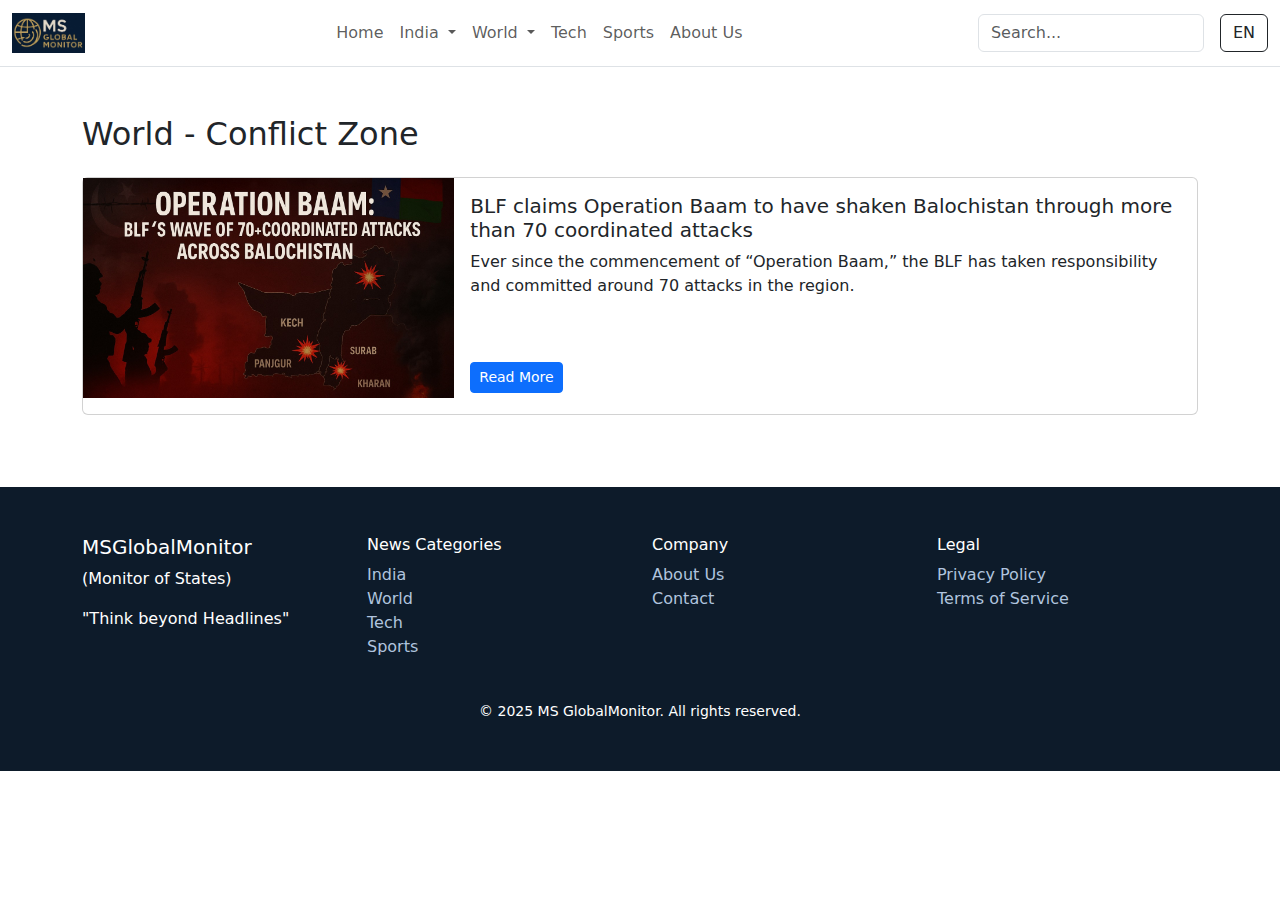
<file: conflictZone.html>
<!DOCTYPE html>
<html lang="en">

<head>
  <meta charset="UTF-8" />
  <meta name="viewport" content="width=device-width, initial-scale=1.0" />
  <title>World - MS GlobalMonitor</title>

  <!-- Bootstrap & Icons -->
  <link href="https://cdn.jsdelivr.net/npm/bootstrap@5.3.0/dist/css/bootstrap.min.css" rel="stylesheet" />
  <link href="https://cdn.jsdelivr.net/npm/bootstrap-icons@1.10.5/font/bootstrap-icons.css" rel="stylesheet" />
  <link rel="stylesheet" href="index.css">
  <script src="index.js"></script>
</head>

<body>
  <!-- Navbar -->
  <nav class="navbar navbar-expand-lg navbar-light bg-white border-bottom">
    <div class="container-fluid">
      <a class="navbar-brand fw-bold category-card" href="#">
        <img src="img3.jpeg" alt="MS Global Monitor Logo" height="40">
      </a>
      <!-- Navigation links & search -->
      <ul class="navbar-nav mx-auto">
        <li class="nav-item"><a class="nav-link" href="#">Home</a></li>

        <!-- India Dropdown -->
        <li class="nav-item dropdown">
          <a class="nav-link dropdown-toggle" href="#" id="indiaDropdown" role="button" data-bs-toggle="dropdown"
            aria-expanded="false">
            India
          </a>
          <ul class="dropdown-menu" aria-labelledby="indiaDropdown">
            <li><a class="dropdown-item" href="India-MU.html">Morning Updates</a></li>
            <li><a class="dropdown-item" href="#">Politics</a></li>
          </ul>
        </li>

        <!-- World Dropdown -->
        <li class="nav-item dropdown">
          <a class="nav-link dropdown-toggle" href="#" id="worldDropdown" data-bs-toggle="dropdown"
            aria-expanded="false">
            World
          </a>
          <ul class="dropdown-menu" aria-labelledby="worldDropdown">
            
            <!-- Frontlines submenu -->
            <li class="dropdown-submenu">
              <a class="dropdown-item dropdown-toggle" href="#" id="frontlinesToggle">
                Frontlines
              </a>
              <ul class="dropdown-menu" aria-labelledby="frontlinesToggle">
                <li><a class="dropdown-item" href="#">Conflict Zones</a></li>
                <li><a class="dropdown-item" href="flashPoint-1.html">Flash Point</a></li>
              </ul>
            </li>
            
            <!-- Global South submenu -->
            <li><a class="dropdown-item" href="globalSouth.html">Global South</a></li>

            <!-- Geo‑Economics submenu -->
            <li class="dropdown-submenu">
              <a class="dropdown-item dropdown-toggle" href="#" id="geoEconToggle">
                Geo Economics
              </a>
              <ul class="dropdown-menu" aria-labelledby="geoEconToggle">
                <li><a class="dropdown-item" href="#">Sanctions</a></li>
                <li><a class="dropdown-item" href="#">Trade War</a></li>
              </ul>
            </li>

            <!-- Diplomatic Games submenu -->
            <li class="dropdown-submenu">
              <a class="dropdown-item dropdown-toggle" href="#" id="dipGamesToggle">
                Diplomatic Games
              </a>
              <ul class="dropdown-menu" aria-labelledby="dipGamesToggle">
                <li><a class="dropdown-item" href="#">Summits</a></li>
                <li><a class="dropdown-item" href="#">Alliances</a></li>
                <li><a class="dropdown-item" href="#">Speeches</a></li>
              </ul>
            </li>

            <!-- Deep State Brief submenu -->
            <li class="dropdown-submenu">
              <a class="dropdown-item dropdown-toggle" href="#" id="deepStateToggle">
                Deep State Brief
              </a>
              <ul class="dropdown-menu" aria-labelledby="deepStateToggle">
                <li><a class="dropdown-item" href="#">Military Strategy</a></li>
                <li><a class="dropdown-item" href="#">Intelligence</a></li>
                <li><a class="dropdown-item" href="#">Cyber Warfare</a></li>
              </ul>
            </li>
          </ul>
        </li>

        <li class="nav-item"><a class="nav-link" href="#">Tech</a></li>
        <li class="nav-item"><a class="nav-link" href="#">Sports</a></li>
        <li class="nav-item"><a class="nav-link" href="#about-us-footer">About Us</a></li>
      </ul>

      <!-- Search and Language -->
      <form class="d-flex align-items-center gap-2" role="search">
        <input class="form-control me-2" type="search" placeholder="Search..." aria-label="Search">
        <button class="btn btn-outline-dark" type="submit">EN</button>
      </form>
    </div>
    </div>
  </nav>
  <!-- Navbar End -->

  <!-- World Section Articles -->
  <section class="container py-5">
    <h2 class="mb-4">World - Conflict Zone</h2>

    <!-- Conflict Zone 1 Article -->
    <div class="card mb-4">
  <div class="row g-0">
    <div class="col-md-4">
      <img src="CZ1.jpeg" style="height: 220px; width: 400px; object-fit: cover;" class="img-fluid mb-3" alt="Flash Point">
    </div>
    <div class="col-md-8">
      <div class="card-body">
        <h5 class="card-title">BLF claims Operation Baam to have shaken Balochistan through more than 70 coordinated attacks</h5>
        <p class="card-text">Ever since the commencement of “Operation Baam,” the BLF has taken responsibility and committed around 70 attacks in the region.</p>
        <br><br>
        <a href="conflictZone-1.html" class="btn btn-sm btn-primary">Read More</a>
      </div>
    </div>
  </div>
</div>


    <!-- Add more news: Conflict Zones -->

  </section>

  <!-- Footer Start -->
  <footer id="about-us-footer" class="footer py-5">
    <div class="container">
      <div class="row">
        <div class="col-md-3">
          <h5>MSGlobalMonitor</h5>
          <p>(Monitor of States)</p>
          <p>"Think beyond Headlines"</p>
        </div>
        <div class="col-md-3">
          <h6>News Categories</h6>
          <ul class="list-unstyled">
            <li><a href="#">India</a></li>
            <li><a href="#">World</a></li>
            <li><a href="#">Tech</a></li>
            <li><a href="#">Sports</a></li>
          </ul>
        </div>
        <div class="col-md-3">
          <h6>Company</h6>
          <ul class="list-unstyled">
            <li><a href="aboutUs.html">About Us</a></li>
            <li><a href="#">Contact</a></li>
          </ul>
        </div>
        <div class="col-md-3">
          <h6>Legal</h6>
          <ul class="list-unstyled">
            <li><a href="#">Privacy Policy</a></li>
            <li><a href="#">Terms of Service</a></li>
          </ul>
        </div>
      </div>
      <div class="text-center pt-4">
        <small>&copy; 2025 MS GlobalMonitor. All rights reserved.</small>
      </div>
    </div>
  </footer>
  <!-- Footer End -->

  <!-- Bootstrap JS -->
  <script src="https://cdn.jsdelivr.net/npm/bootstrap@5.3.0/dist/js/bootstrap.bundle.min.js"></script>
</body>

</html>
</file>
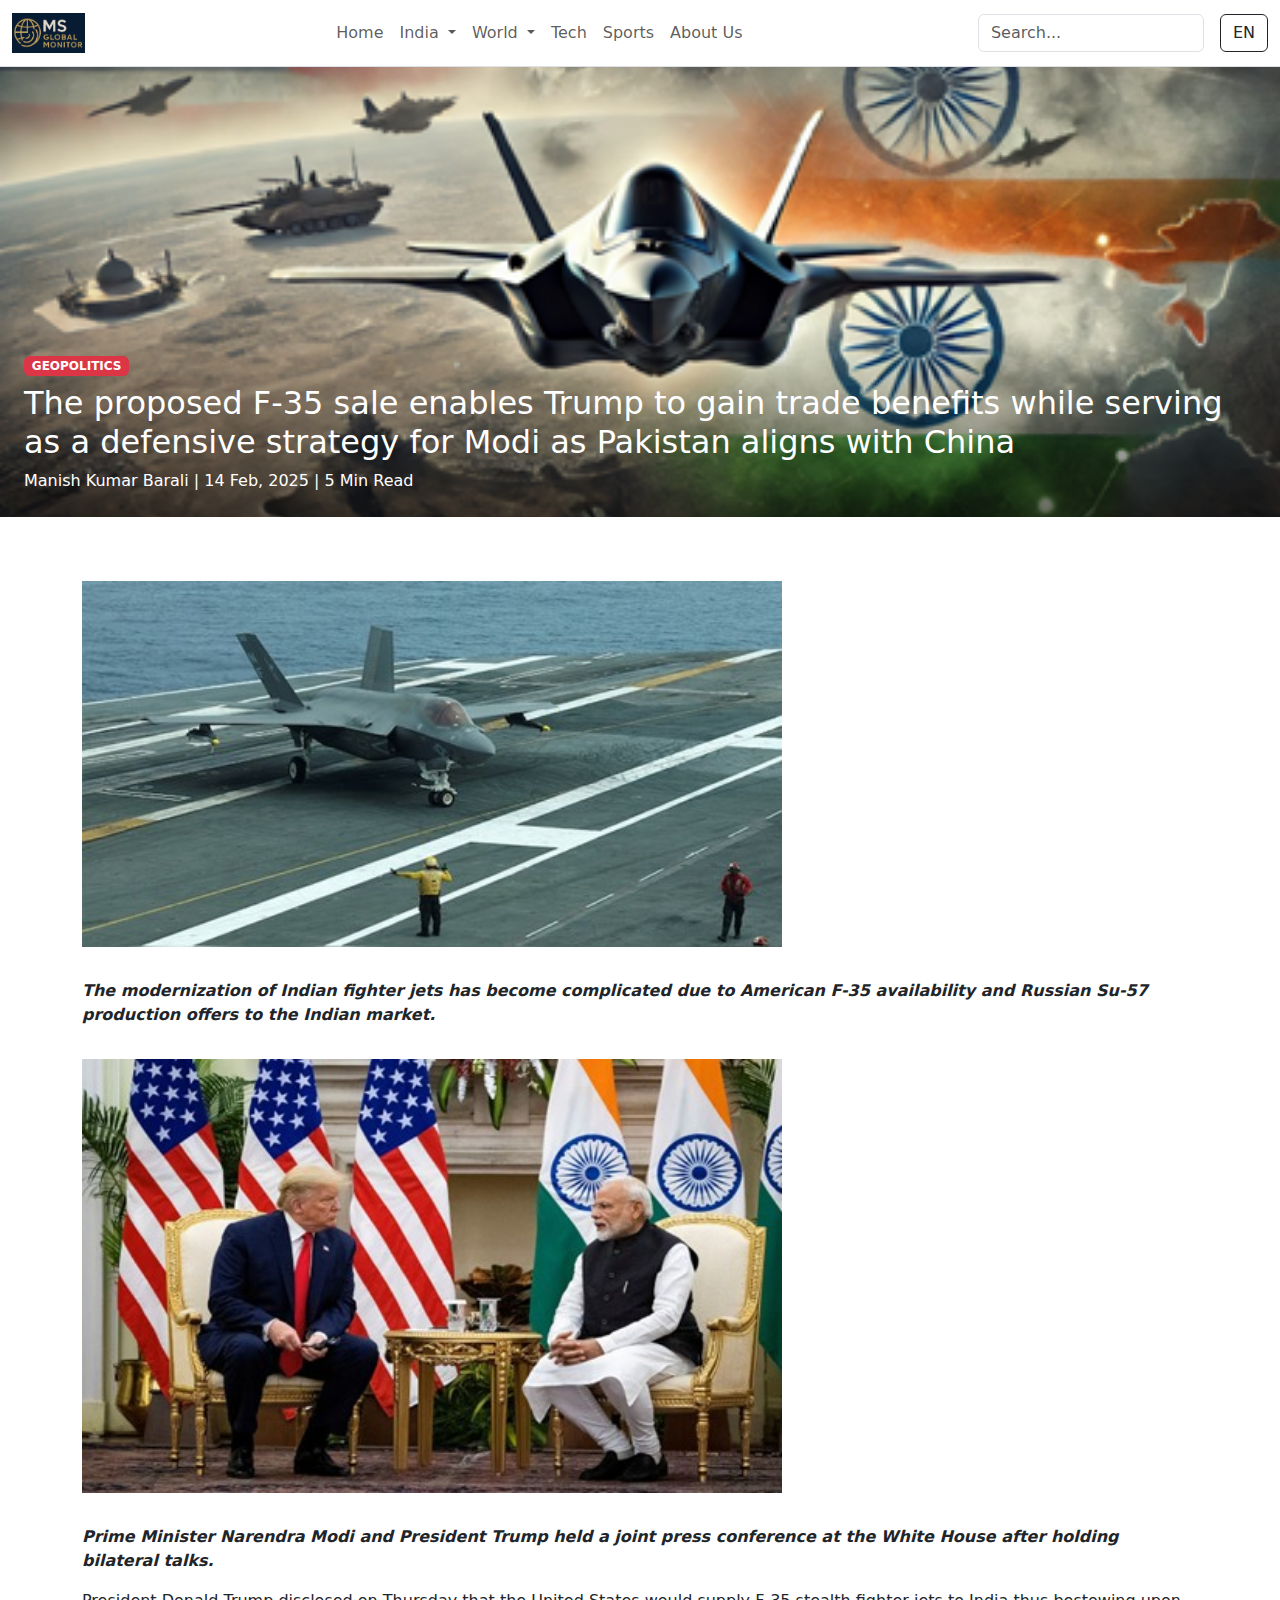
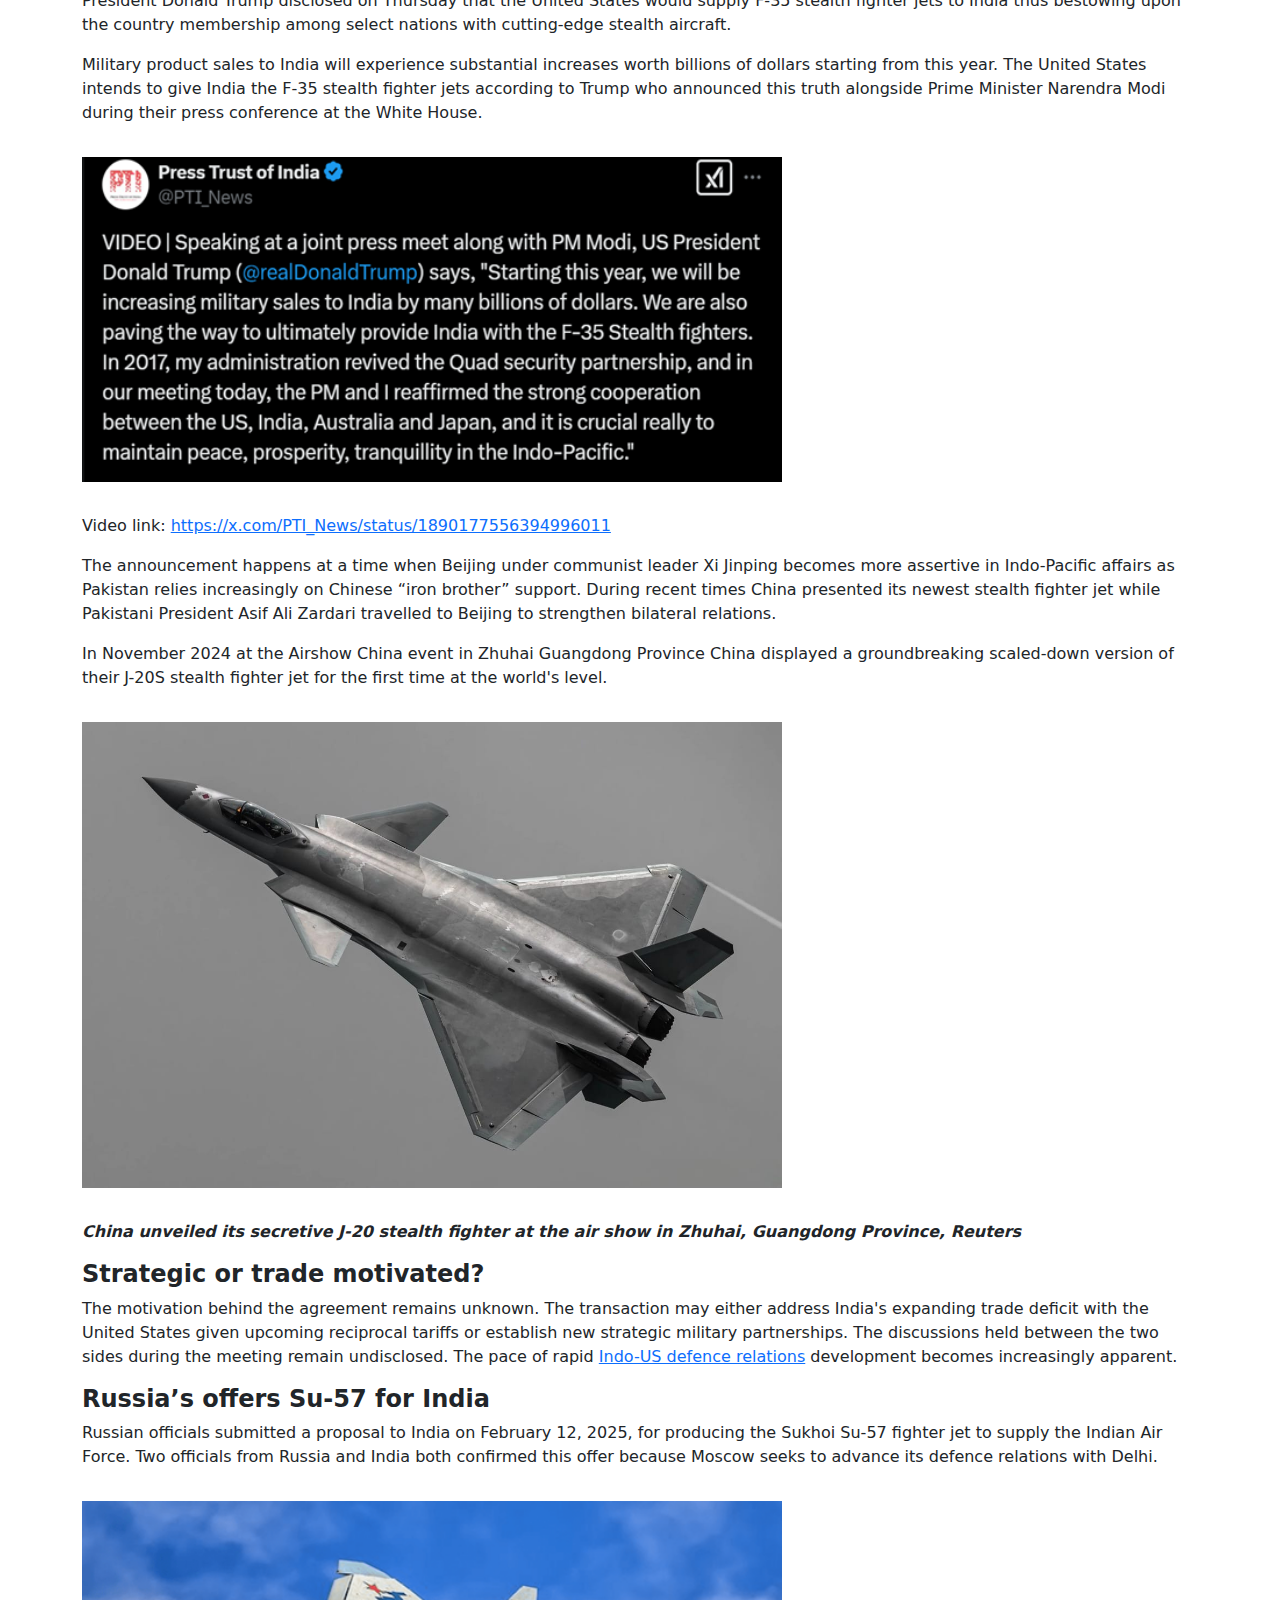
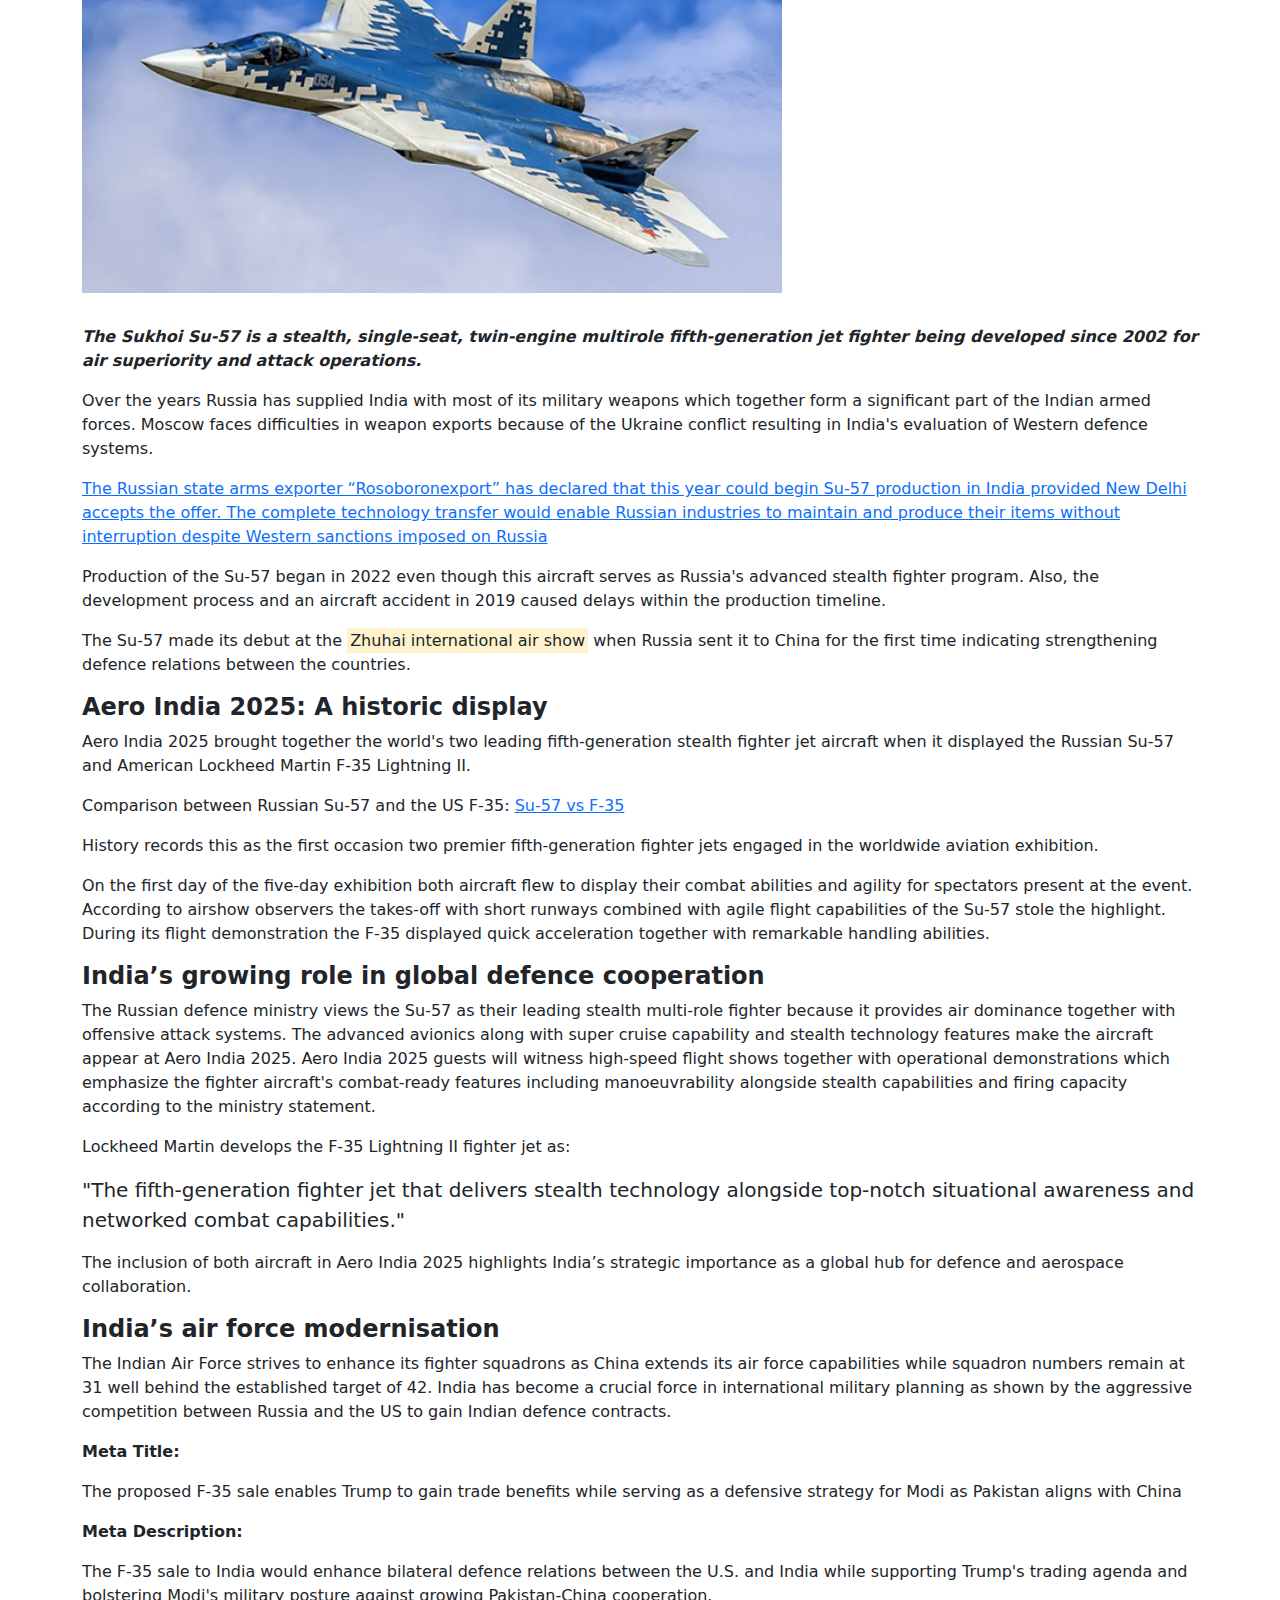
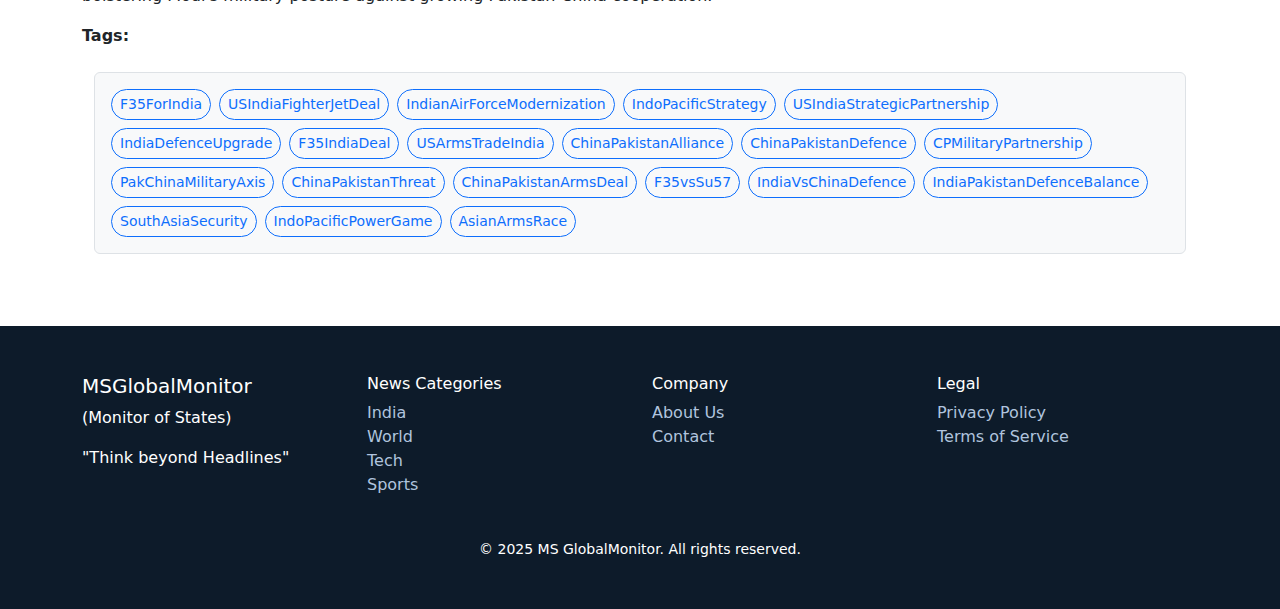
<file: flashPoint-1.html>
<!DOCTYPE html>
<html lang="en">

<head>
  <meta charset="UTF-8" />
  <meta name="viewport" content="width=device-width, initial-scale=1.0" />
  <title>MS GlobalMonitor</title>

  <!-- Bootstrap & Icons -->
  <link href="https://cdn.jsdelivr.net/npm/bootstrap@5.3.0/dist/css/bootstrap.min.css" rel="stylesheet" />
  <link href="https://cdn.jsdelivr.net/npm/bootstrap-icons@1.10.5/font/bootstrap-icons.css" rel="stylesheet" />
  <link rel="stylesheet" href="index.css">
  <script src="index.js"></script>
</head>

<body>

  <!-- Navbar -->
  <nav class="navbar navbar-expand-lg navbar-light bg-white border-bottom">
    <div class="container-fluid">
      <a class="navbar-brand fw-bold category-card" href="index.html">
        <img src="img3.jpeg" alt="MS Global Monitor Logo" height="40">
      </a>
      <!-- Navigation links & search -->
      <ul class="navbar-nav mx-auto">
        <li class="nav-item"><a class="nav-link" href="index.html">Home</a></li>

        <!-- India Dropdown -->
        <li class="nav-item dropdown">
          <a class="nav-link dropdown-toggle" href="#" id="indiaDropdown" role="button" data-bs-toggle="dropdown"
            aria-expanded="false">
            India
          </a>
          <ul class="dropdown-menu" aria-labelledby="indiaDropdown">
            <li><a class="dropdown-item" href="morningUpdates.html">Morning Updates</a></li>
            <li><a class="dropdown-item" href="#">Politics</a></li>
          </ul>
        </li>

        <!-- World Dropdown -->
        <li class="nav-item dropdown">
          <a class="nav-link dropdown-toggle" href="#" id="worldDropdown" data-bs-toggle="dropdown"
            aria-expanded="false">
            World
          </a>
          <ul class="dropdown-menu" aria-labelledby="worldDropdown">
            
            <!-- Frontlines submenu -->
            <li class="dropdown-submenu">
              <a class="dropdown-item dropdown-toggle" href="#" id="frontlinesToggle">
                Frontlines
              </a>
              <ul class="dropdown-menu" aria-labelledby="frontlinesToggle">
                <li><a class="dropdown-item" href="conflictZone.html">Conflict Zones</a></li>
                <li><a class="dropdown-item" href="#">Flash Point</a></li>
              </ul>
            </li>
            
            <!-- Global South submenu -->
            <li><a class="dropdown-item" href="globalSouth.html">Global South</a></li>

            <!-- Geo‑Economics submenu -->
            <li class="dropdown-submenu">
              <a class="dropdown-item dropdown-toggle" href="#" id="geoEconToggle">
                Geo Economics
              </a>
              <ul class="dropdown-menu" aria-labelledby="geoEconToggle">
                <li><a class="dropdown-item" href="#">Sanctions</a></li>
                <li><a class="dropdown-item" href="#">Trade War</a></li>
              </ul>
            </li>

            <!-- Diplomatic Games submenu -->
            <li class="dropdown-submenu">
              <a class="dropdown-item dropdown-toggle" href="#" id="dipGamesToggle">
                Diplomatic Games
              </a>
              <ul class="dropdown-menu" aria-labelledby="dipGamesToggle">
                <li><a class="dropdown-item" href="#">Summits</a></li>
                <li><a class="dropdown-item" href="#">Alliances</a></li>
                <li><a class="dropdown-item" href="#">Speeches</a></li>
              </ul>
            </li>

            <!-- Deep State Brief submenu -->
            <li class="dropdown-submenu">
              <a class="dropdown-item dropdown-toggle" href="#" id="deepStateToggle">
                Deep State Brief
              </a>
              <ul class="dropdown-menu" aria-labelledby="deepStateToggle">
                <li><a class="dropdown-item" href="#">Military Strategy</a></li>
                <li><a class="dropdown-item" href="#">Intelligence</a></li>
                <li><a class="dropdown-item" href="#">Cyber Warfare</a></li>
              </ul>
            </li>
          </ul>
        </li>

        <li class="nav-item"><a class="nav-link" href="#">Tech</a></li>
        <li class="nav-item"><a class="nav-link" href="#">Sports</a></li>
        <li class="nav-item"><a class="nav-link" href="#about-us-footer">About Us</a></li>
      </ul>

      <!-- Search and Language -->
      <form class="d-flex align-items-center gap-2" role="search">
        <input class="form-control me-2" type="search" placeholder="Search..." aria-label="Search">
        <button class="btn btn-outline-dark" type="submit">EN</button>
      </form>
    </div>
    </div>
  </nav>

  <!-- Flash Point Articles Body Content -->
    <div class="container-fluid px-0">
        <!-- Article Header -->
        <div class="article-header position-relative">

            <!-- Image -->
            <img src="flashPoint1.png" alt="F-35 Announcement" class="w-100"
                style="height: 450px; object-fit: cover;">

            <!-- Text overlay at bottom -->
            <div class="position-absolute bottom-0 start-0 w-100 p-4"
                style="background: linear-gradient(to top, rgba(0,0,0,0.6), transparent);">
                <span class="badge bg-danger mb-2">GEOPOLITICS</span>
                <h2 class="text-white">The proposed F-35 sale enables Trump to gain trade benefits while serving as a defensive strategy for Modi as Pakistan aligns with China</h2>
                <div class="author-meta text-white">
                    <span>Manish Kumar Barali</span> |
                    <span>14 Feb, 2025</span> |
                    <span>5 Min Read</span>
                </div>
            </div>

        </div>
    </div>

<!-- Article Section -->
<section class="container py-5">
    
    <p><img src="flashPoint2.jpg" class="img-fluid my-3" alt="J-20 Stealth Jet"></p>
    
    <p><i><b>The modernization of Indian fighter jets has become complicated due to American F-35 availability and Russian Su-57 production offers to the Indian market.</b></i></p>

    <p><img src="flashPoint3.jpg" class="img-fluid my-3" alt="Su-57 Fighter Jet"></p>
    
    <p><i><b>Prime Minister Narendra Modi and President Trump held a joint press conference at the White House after holding bilateral talks.</b></i></p>
    
    <p>President Donald Trump disclosed on Thursday that the United States would supply F-35 stealth fighter jets to India thus bestowing upon the country membership among select nations with cutting-edge stealth aircraft.</p>

    <p>Military product sales to India will experience substantial increases worth billions of dollars starting from this year. The United States intends to give India the F-35 stealth fighter jets according to Trump who announced this truth alongside Prime Minister Narendra Modi during their press conference at the White House.</p>
    <p><img src="flashPoint4.png" class="img-fluid my-3" alt="Aero India Show"></p>
    <p>Video link:
      <a href="https://x.com/PTI_News/status/1890177556394996011?ref_src=twsrc%5Etfw%7Ctwcamp%5Etweetembed%7Ctwterm%5E1890177556394996011%7Ctwgr%5E819d63f92af35a6e0bc698f34b17127a7d4be8cd%7Ctwcon%5Es1_c10&ref_url=https%3A%2F%2Fwww.wionews.com%2Fworld%2Ftrump-says-us-to-provide-f-35-stealth-jets-to-india-increasing-military-sales-by-many-billions-of-dollars-8719295">https://x.com/PTI_News/status/1890177556394996011</a>
    </p>
    
    <p>The announcement happens at a time when Beijing under communist leader Xi Jinping becomes more assertive in Indo-Pacific affairs as Pakistan relies increasingly on Chinese “iron brother” support. During recent times China presented its newest stealth fighter jet while Pakistani President Asif Ali Zardari travelled to Beijing to strengthen bilateral relations.</p>
    
    <p>In November 2024 at the Airshow China event in Zhuhai Guangdong Province China displayed a groundbreaking scaled-down version of their J-20S stealth fighter jet for the first time at the world's level.</p>
    
    <p><img src="flashPoint5.jpeg" class="img-fluid my-3" alt="Technology Transfer to India"></p>
    
    <p><i><b>China unveiled its secretive J-20 stealth fighter at the air show in Zhuhai, Guangdong Province, Reuters</b></i></p>
    
    <h4><b>Strategic or trade motivated?</b></h4>
    
    <p>The motivation behind the agreement remains unknown. The transaction may either address India's expanding trade deficit with the United States given upcoming reciprocal tariffs or establish new strategic military partnerships. The discussions held between the two sides during the meeting remain undisclosed. The pace of rapid <a href="https://www.state.gov/u-s-security-cooperation-with-india/#:~:text=India%20also%20participates%20in%20the,and%20secure%20Indo%2DPacific%20region." target="blank">Indo-US defence relations</a> development becomes increasingly apparent.</p>
    
    <h4><b>Russia’s offers Su-57 for India</b></h4>
    
    <p>Russian officials submitted a proposal to India on February 12, 2025, for producing the Sukhoi Su-57 fighter jet to supply the Indian Air Force. Two officials from Russia and India both confirmed this offer because Moscow seeks to advance its defence relations with Delhi.</p>
    
    <p><img src="flashPoint6.png" class="img-fluid my-3" alt="Su-57 at Zhuhai Airshow"></p>
    
    <p><b><i>The Sukhoi Su-57 is a stealth, single-seat, twin-engine multirole fifth-generation jet fighter being developed since 2002 for air superiority and attack operations.</i></b></p>
     
    <p>Over the years Russia has supplied India with most of its military weapons which together form a significant part of the Indian armed forces. Moscow faces difficulties in weapon exports because of the Ukraine conflict resulting in India's evaluation of Western defence systems.</p>

    <p><a href="https://indianembassy-moscow.gov.in/india-russia-defence-cooperation.php" target="_blank">The Russian state arms exporter “Rosoboronexport” has declared that this year could begin Su-57 production in India provided New Delhi accepts the offer. The complete technology transfer would enable Russian industries to maintain and produce their items without interruption despite Western sanctions imposed on Russia</a></p>

    <p>Production of the Su-57 began in 2022 even though this aircraft serves as Russia's advanced stealth fighter program. Also, the development process and an aircraft accident in 2019 caused delays within the production timeline.</p>


    <p>The Su-57 made its debut at the <mark>Zhuhai international air show</mark> when Russia sent it to China for the first time indicating strengthening defence relations between the countries.</p>

    <h4><b>Aero India 2025: A historic display</b></h4>

    <p>Aero India 2025 brought together the world's two leading fifth-generation stealth fighter jet aircraft when it displayed the Russian Su-57 and American Lockheed Martin F-35 Lightning II.</p>

    <p>Comparison between Russian Su‑57 and the US F‑35:
      <a href="https://militarywatchmagazine.com/articles/2019/05/08/article_5cd2d3870ee635_05206545.pdf">Su-57 vs F-35</a>
    </p>

    <p>History records this as the first occasion two premier fifth-generation fighter jets engaged in the worldwide aviation exhibition.</p>

    <p>On the first day of the five-day exhibition both aircraft flew to display their combat abilities and agility for spectators present at the event. According to airshow observers the takes-off with short runways combined with agile flight capabilities of the Su-57 stole the highlight. During its flight demonstration the F-35 displayed quick acceleration together with remarkable handling abilities.</p>

    <h4><b>India’s growing role in global defence cooperation</b></h4>
    <p>The Russian defence ministry views the Su-57 as their leading stealth multi-role fighter because it provides air dominance together with offensive attack systems. The advanced avionics along with super cruise capability and stealth technology features make the aircraft appear at Aero India 2025. Aero India 2025 guests will witness high-speed flight shows together with operational demonstrations which emphasize the fighter aircraft's combat-ready features including manoeuvrability alongside stealth capabilities and firing capacity according to the ministry statement.</p>

    <p>Lockheed Martin develops the F-35 Lightning II fighter jet as:</p>
    <blockquote class="blockquote">
      <p>"The fifth-generation fighter jet that delivers stealth technology alongside top-notch situational awareness and networked combat capabilities."</p>
    </blockquote>

    <p>The inclusion of both aircraft in Aero India 2025 highlights India’s strategic importance as a global hub for defence and aerospace collaboration.</p>

    <h4><b>India’s air force modernisation</b></h4>
    <p>The Indian Air Force strives to enhance its fighter squadrons as China extends its air force capabilities while squadron numbers remain at 31 well behind the established target of 42. India has become a crucial force in international military planning as shown by the aggressive competition between Russia and the US to gain Indian defence contracts.</p>

    <p><b>Meta Title:</b></p>
    <p>The proposed F-35 sale enables Trump to gain trade benefits while serving as a defensive strategy for Modi as Pakistan aligns with China</p>

    <p><b>Meta Description:</b></p>
    <p>The F-35 sale to India would enhance bilateral defence relations between the U.S. and India while supporting Trump's trading agenda and bolstering Modi's military posture against growing Pakistan-China cooperation.</p>

    <p><strong>Tags:<br></strong> 
      <div class="container my-4">
  <div class="d-flex flex-wrap gap-2 p-3 border rounded bg-light">
    <a href="https://twitter.com/hashtag/F35ForIndia" target="_blank" class="btn btn-outline-primary btn-sm rounded-pill">F35ForIndia</a>
    <a href="https://twitter.com/hashtag/USIndiaFighterJetDeal" target="_blank" class="btn btn-outline-primary btn-sm rounded-pill">USIndiaFighterJetDeal</a>
    <a href="https://twitter.com/hashtag/IndianAirForceModernization" target="_blank" class="btn btn-outline-primary btn-sm rounded-pill">IndianAirForceModernization</a>
    <a href="https://twitter.com/hashtag/IndoPacificStrategy" target="_blank" class="btn btn-outline-primary btn-sm rounded-pill">IndoPacificStrategy</a>
    <a href="https://twitter.com/hashtag/USIndiaStrategicPartnership" target="_blank" class="btn btn-outline-primary btn-sm rounded-pill">USIndiaStrategicPartnership</a>
    <a href="https://twitter.com/hashtag/IndiaDefenceUpgrade" target="_blank" class="btn btn-outline-primary btn-sm rounded-pill">IndiaDefenceUpgrade</a>
    <a href="https://twitter.com/hashtag/F35IndiaDeal" target="_blank" class="btn btn-outline-primary btn-sm rounded-pill">F35IndiaDeal</a>
    <a href="https://twitter.com/hashtag/USArmsTradeIndia" target="_blank" class="btn btn-outline-primary btn-sm rounded-pill">USArmsTradeIndia</a>
    <a href="https://twitter.com/hashtag/ChinaPakistanAlliance" target="_blank" class="btn btn-outline-primary btn-sm rounded-pill">ChinaPakistanAlliance</a>
    <a href="https://twitter.com/hashtag/ChinaPakistanDefence" target="_blank" class="btn btn-outline-primary btn-sm rounded-pill">ChinaPakistanDefence</a>
    <a href="https://twitter.com/hashtag/CPMilitaryPartnership" target="_blank" class="btn btn-outline-primary btn-sm rounded-pill">CPMilitaryPartnership</a>
    <a href="https://twitter.com/hashtag/PakChinaMilitaryAxis" target="_blank" class="btn btn-outline-primary btn-sm rounded-pill">PakChinaMilitaryAxis</a>
    <a href="https://twitter.com/hashtag/ChinaPakistanThreat" target="_blank" class="btn btn-outline-primary btn-sm rounded-pill">ChinaPakistanThreat</a>
    <a href="https://twitter.com/hashtag/ChinaPakistanArmsDeal" target="_blank" class="btn btn-outline-primary btn-sm rounded-pill">ChinaPakistanArmsDeal</a>
    <a href="https://twitter.com/hashtag/F35vsSu57" target="_blank" class="btn btn-outline-primary btn-sm rounded-pill">F35vsSu57</a>
    <a href="https://twitter.com/hashtag/IndiaVsChinaDefence" target="_blank" class="btn btn-outline-primary btn-sm rounded-pill">IndiaVsChinaDefence</a>
    <a href="https://twitter.com/hashtag/IndiaPakistanDefenceBalance" target="_blank" class="btn btn-outline-primary btn-sm rounded-pill">IndiaPakistanDefenceBalance</a>
    <a href="https://twitter.com/hashtag/SouthAsiaSecurity" target="_blank" class="btn btn-outline-primary btn-sm rounded-pill">SouthAsiaSecurity</a>
    <a href="https://twitter.com/hashtag/IndoPacificPowerGame" target="_blank" class="btn btn-outline-primary btn-sm rounded-pill">IndoPacificPowerGame</a>
    <a href="https://twitter.com/hashtag/AsianArmsRace" target="_blank" class="btn btn-outline-primary btn-sm rounded-pill">AsianArmsRace</a>
  </div>
</div>
</p>
  </section>

  <!-- Footer -->
  <footer id="about-us-footer" class="footer py-5">
    <div class="container">
      <div class="row">
        <div class="col-md-3">
          <h5>MSGlobalMonitor</h5>
          <p>(Monitor of States)</p>
          <p>"Think beyond Headlines"</p>
        </div>
        <div class="col-md-3">
          <h6>News Categories</h6>
          <ul class="list-unstyled">
            <li><a href="#">India</a></li>
            <li><a href="#">World</a></li>
            <li><a href="#">Tech</a></li>
            <li><a href="#">Sports</a></li>
          </ul>
        </div>
        <div class="col-md-3">
          <h6>Company</h6>
          <ul class="list-unstyled">
            <li><a href="aboutUs.html">About Us</a></li>
            <li><a href="#">Contact</a></li>
          </ul>
        </div>
        <div class="col-md-3">
          <h6>Legal</h6>
          <ul class="list-unstyled">
            <li><a href="#">Privacy Policy</a></li>
            <li><a href="#">Terms of Service</a></li>
          </ul>
        </div>
      </div>
      <div class="text-center pt-4">
        <small>&copy; 2025 MS GlobalMonitor. All rights reserved.</small>
      </div>
    </div>
  </footer>

  <!-- Bootstrap JS -->
  <script src="https://cdn.jsdelivr.net/npm/bootstrap@5.3.0/dist/js/bootstrap.bundle.min.js"></script>
</body>

</html>
</file>
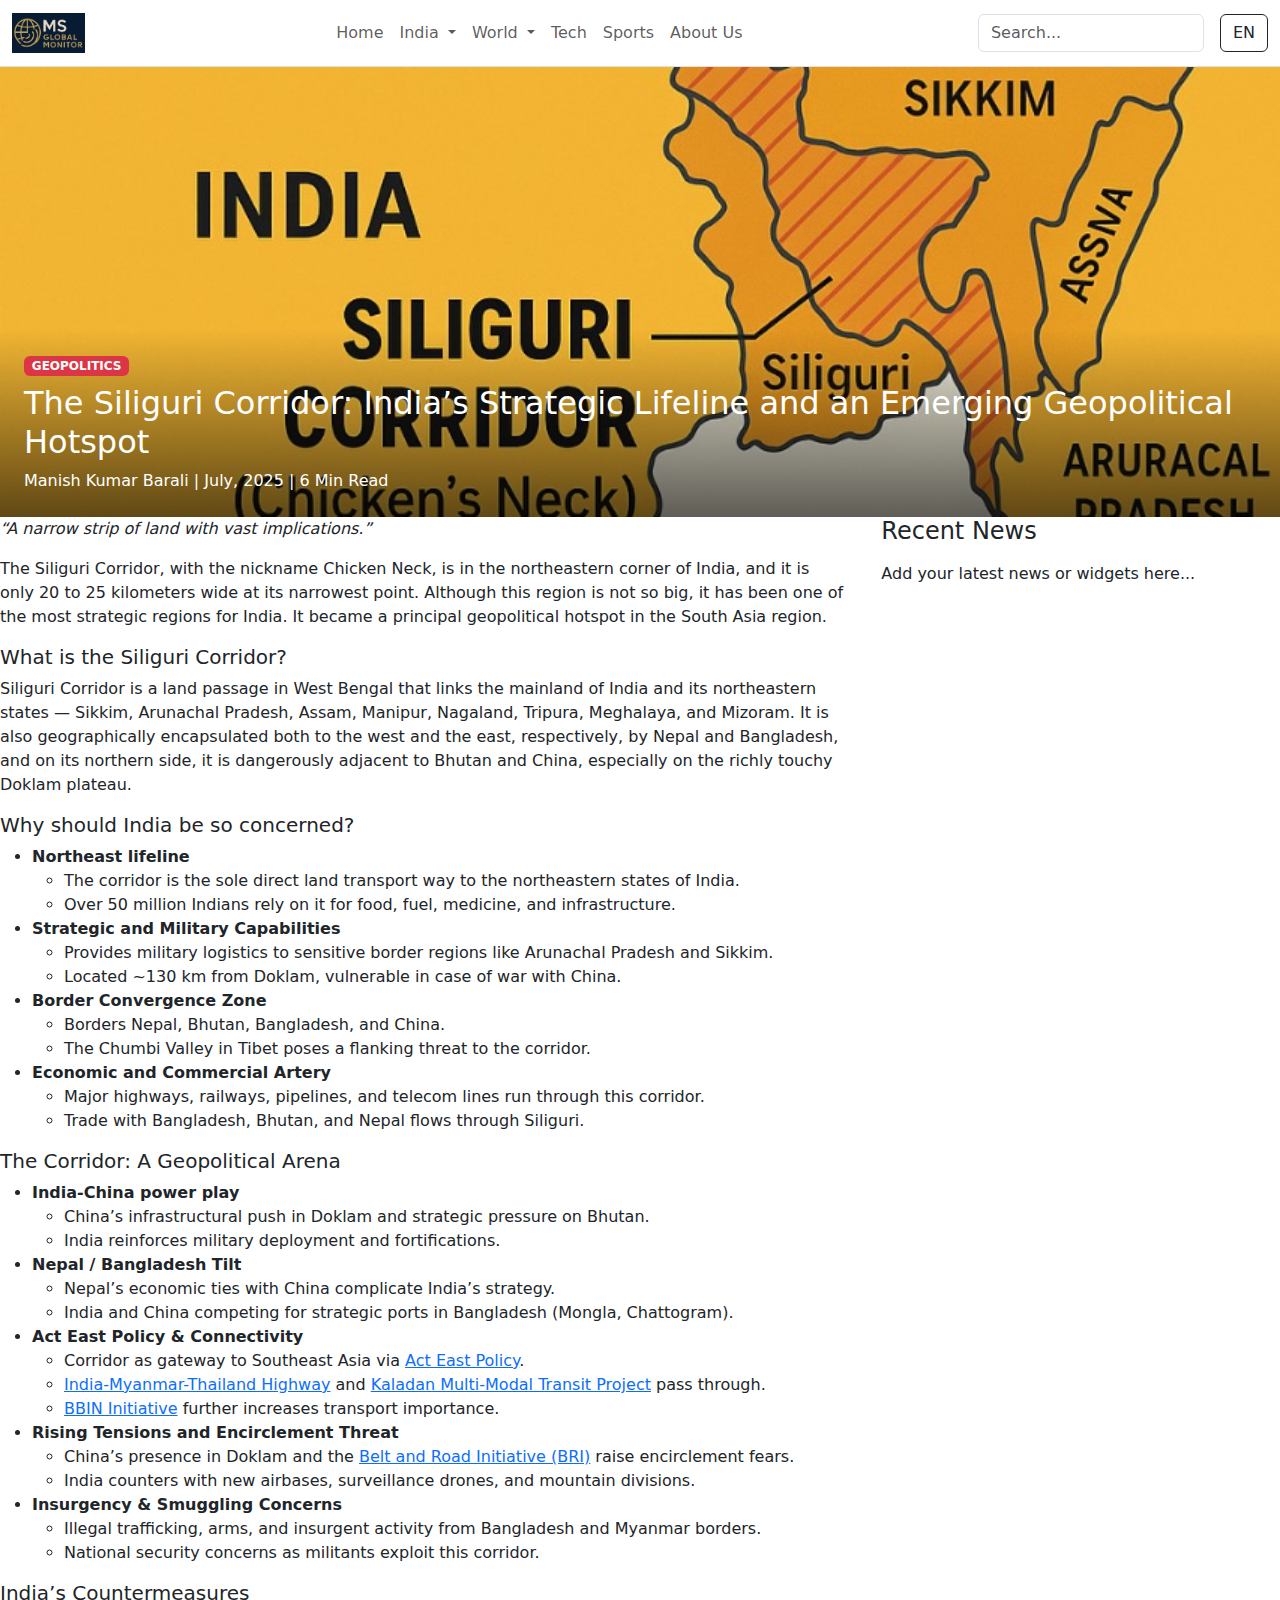
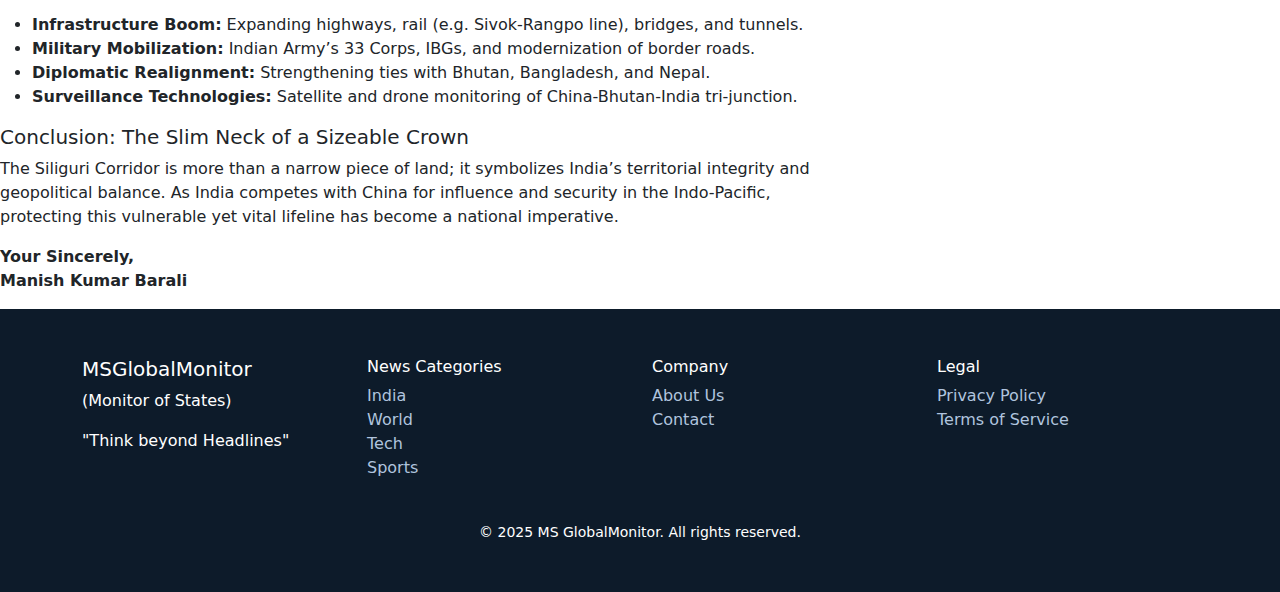
<file: globalSouth.html>
<!DOCTYPE html>
<html lang="en">

<head>
    <meta charset="UTF-8" />
    <meta name="viewport" content="width=device-width, initial-scale=1.0" />
    <title>Global South</title>

    <!-- Bootstrap & Icons -->
    <link href="https://cdn.jsdelivr.net/npm/bootstrap@5.3.0/dist/css/bootstrap.min.css" rel="stylesheet" />
    <link href="https://cdn.jsdelivr.net/npm/bootstrap-icons@1.10.5/font/bootstrap-icons.css" rel="stylesheet" />
    <link rel="stylesheet" href="index.css">
</head>

<body>

    <!-- Navbar -->
    <nav class="navbar navbar-expand-lg navbar-light bg-white border-bottom">
        <div class="container-fluid">
            <a class="navbar-brand fw-bold category-card" href="index.html">
                <img src="img3.jpeg" alt="MS Global Monitor Logo" height="40">
            </a>
            <!-- Navigation links & search -->
            <ul class="navbar-nav mx-auto">
                <li class="nav-item"><a class="nav-link" href="index.html">Home</a></li>

                <!-- India Dropdown -->
                <li class="nav-item dropdown">
                    <a class="nav-link dropdown-toggle" href="#" id="indiaDropdown" role="button"
                        data-bs-toggle="dropdown" aria-expanded="false">
                        India
                    </a>
                    <ul class="dropdown-menu" aria-labelledby="indiaDropdown">
                        <li><a class="dropdown-item" href="India-MU.html">Morning Updates</a></li>
                        <li><a class="dropdown-item" href="#">Politics</a></li>
                    </ul>
                </li>

                <!-- World Dropdown -->
                <li class="nav-item dropdown">
                    <a class="nav-link dropdown-toggle" href="#" id="worldDropdown" data-bs-toggle="dropdown"
                        aria-expanded="false">
                        World
                    </a>
                    <ul class="dropdown-menu" aria-labelledby="worldDropdown">

                        <!-- Frontline submenu -->
                        <li class="dropdown-submenu">
                            <a class="dropdown-item dropdown-toggle" href="#" id="frontlinesToggle">
                                Frontlines
                            </a>
                            <ul class="dropdown-menu" aria-labelledby="frontlinesToggle">
                                <li><a class="dropdown-item" href="conflictZone.html">Conflict Zones</a></li>
                                <li><a class="dropdown-item" href="flashPoint-1.html">Flash Point</a></li>
                            </ul>
                        </li>

                        <!-- Global South submenu -->
                        <li><a class="dropdown-item" href="#">Global South</a></li>

                        <!-- Geo‑Economics submenu -->
                        <li class="dropdown-submenu">
                            <a class="dropdown-item dropdown-toggle" href="#" id="geoEconToggle">
                                Geo Economics
                            </a>
                            <ul class="dropdown-menu" aria-labelledby="geoEconToggle">
                                <li><a class="dropdown-item" href="#">Sanctions</a></li>
                                <li><a class="dropdown-item" href="#">Trade War</a></li>
                            </ul>
                        </li>

                        <!-- Diplomatic Games submenu -->
                        <li class="dropdown-submenu">
                            <a class="dropdown-item dropdown-toggle" href="#" id="dipGamesToggle">
                                Diplomatic Games
                            </a>
                            <ul class="dropdown-menu" aria-labelledby="dipGamesToggle">
                                <li><a class="dropdown-item" href="#">Summits</a></li>
                                <li><a class="dropdown-item" href="#">Alliances</a></li>
                                <li><a class="dropdown-item" href="#">Speeches</a></li>
                            </ul>
                        </li>

                        <!-- Deep State Brief submenu -->
                        <li class="dropdown-submenu">
                            <a class="dropdown-item dropdown-toggle" href="#" id="deepStateToggle">
                                Deep State Brief
                            </a>
                            <ul class="dropdown-menu" aria-labelledby="deepStateToggle">
                                <li><a class="dropdown-item" href="#">Military Strategy</a></li>
                                <li><a class="dropdown-item" href="#">Intelligence</a></li>
                                <li><a class="dropdown-item" href="#">Cyber Warfare</a></li>
                            </ul>
                        </li>
                    </ul>
                </li>

                <li class="nav-item"><a class="nav-link" href="#">Tech</a></li>
                <li class="nav-item"><a class="nav-link" href="#">Sports</a></li>
                <li class="nav-item"><a class="nav-link" href="#about-us-footer">About Us</a></li>
            </ul>

            <!-- Search and Language -->
            <form class="d-flex align-items-center gap-2" role="search">
                <input class="form-control me-2" type="search" placeholder="Search..." aria-label="Search">
                <button class="btn btn-outline-dark" type="submit">EN</button>
            </form>
        </div>
        </div>
    </nav>

    <!-- 🟡 Global South Articles Body Content -->
    <div class="container-fluid px-0">
        <!-- Article Header -->
        <div class="article-header position-relative">

            <!-- Image -->
            <img src="GlobalSouth 1.jpeg" alt="Siliguri Corridor Image" class="w-100"
                style="height: 450px; object-fit: cover;">

            <!-- Text overlay at bottom -->
            <div class="position-absolute bottom-0 start-0 w-100 p-4"
                style="background: linear-gradient(to top, rgba(0,0,0,0.6), transparent);">
                <span class="badge bg-danger mb-2">GEOPOLITICS</span>
                <h2 class="text-white">The Siliguri Corridor: India’s Strategic Lifeline and an Emerging Geopolitical
                    Hotspot</h2>
                <div class="author-meta text-white">
                    <span>Manish Kumar Barali</span> |
                    <span>July, 2025</span> |
                    <span>6 Min Read</span>
                </div>
            </div>

        </div>
    </div>

    <!-- Article Body -->
    <div class="row">
        <div class="col-lg-8">
            <div class="article-content">
                <p><em>“A narrow strip of land with vast implications.”</em></p>

                <p>The Siliguri Corridor, with the nickname Chicken Neck, is in the northeastern corner of
                    India, and it is only 20 to 25 kilometers wide at its narrowest point. Although this region
                    is not so big, it has been one of the most strategic regions for India. It became a
                    principal geopolitical hotspot in the South Asia region.</p>

                <h5>What is the Siliguri Corridor?</h5>
                <p>Siliguri Corridor is a land passage in West Bengal that links the mainland of India and its
                    northeastern states — Sikkim, Arunachal Pradesh, Assam, Manipur, Nagaland, Tripura,
                    Meghalaya, and Mizoram. It is also geographically encapsulated both to the west and the
                    east, respectively, by Nepal and Bangladesh, and on its northern side, it is dangerously
                    adjacent to Bhutan and China, especially on the richly touchy Doklam plateau.</p>

                <h5>Why should India be so concerned?</h5>
                <ul>
                    <li><strong>Northeast lifeline</strong>
                        <ul>
                            <li>The corridor is the sole direct land transport way to the northeastern states of
                                India.</li>
                            <li>Over 50 million Indians rely on it for food, fuel, medicine, and infrastructure.
                            </li>
                        </ul>
                    </li>
                    <li><strong>Strategic and Military Capabilities</strong>
                        <ul>
                            <li>Provides military logistics to sensitive border regions like Arunachal Pradesh
                                and Sikkim.</li>
                            <li>Located ~130 km from Doklam, vulnerable in case of war with China.</li>
                        </ul>
                    </li>
                    <li><strong>Border Convergence Zone</strong>
                        <ul>
                            <li>Borders Nepal, Bhutan, Bangladesh, and China.</li>
                            <li>The Chumbi Valley in Tibet poses a flanking threat to the corridor.</li>
                        </ul>
                    </li>
                    <li><strong>Economic and Commercial Artery</strong>
                        <ul>
                            <li>Major highways, railways, pipelines, and telecom lines run through this
                                corridor.</li>
                            <li>Trade with Bangladesh, Bhutan, and Nepal flows through Siliguri.</li>
                        </ul>
                    </li>
                </ul>

                <h5>The Corridor: A Geopolitical Arena</h5>

                <ul>
                    <li><strong>India-China power play</strong>
                        <ul>
                            <li>China’s infrastructural push in Doklam and strategic pressure on Bhutan.</li>
                            <li>India reinforces military deployment and fortifications.</li>
                        </ul>
                    </li>
                    <li><strong>Nepal / Bangladesh Tilt</strong>
                        <ul>
                            <li>Nepal’s economic ties with China complicate India’s strategy.</li>
                            <li>India and China competing for strategic ports in Bangladesh (Mongla,
                                Chattogram).</li>
                        </ul>
                    </li>
                    <li><strong>Act East Policy & Connectivity</strong>
                        <ul>
                            <li>Corridor as gateway to Southeast Asia via <a
                                    href="https://www.pib.gov.in/newsite/printrelease.aspx?relid=133837"
                                    target="_blank">Act East Policy</a>.</li>
                            <li><a href="https://www.mea.gov.in/rajya-sabha.htm?dtl/30799/QUESTION+NO1127+STATUS+OF+TRILATERAL+HIGHWAY+PROJECT"
                                    target="_blank">India-Myanmar-Thailand Highway</a> and <a
                                    href="https://www.pib.gov.in/newsite/printrelease.aspx?relid=128699"
                                    target="_blank">Kaladan Multi-Modal Transit Project</a> pass through.</li>
                            <li><a href="https://www.pib.gov.in/newsite/PrintRelease.aspx?relid=122417"
                                    target="_blank">BBIN Initiative</a> further increases transport importance.
                            </li>
                        </ul>
                    </li>
                    <li><strong>Rising Tensions and Encirclement Threat</strong>
                        <ul>
                            <li>China’s presence in Doklam and the <a
                                    href="https://www.cfr.org/backgrounder/chinas-massive-belt-and-road-initiative"
                                    target="_blank">Belt and Road Initiative (BRI)</a> raise encirclement fears.
                            </li>
                            <li>India counters with new airbases, surveillance drones, and mountain divisions.
                            </li>
                        </ul>
                    </li>
                    <li><strong>Insurgency & Smuggling Concerns</strong>
                        <ul>
                            <li>Illegal trafficking, arms, and insurgent activity from Bangladesh and Myanmar
                                borders.</li>
                            <li>National security concerns as militants exploit this corridor.</li>
                        </ul>
                    </li>
                </ul>

                <h5>India’s Countermeasures</h5>
                <ul>
                    <li><strong>Infrastructure Boom:</strong> Expanding highways, rail (e.g. Sivok-Rangpo line),
                        bridges, and tunnels.</li>
                    <li><strong>Military Mobilization:</strong> Indian Army’s 33 Corps, IBGs, and modernization
                        of border roads.</li>
                    <li><strong>Diplomatic Realignment:</strong> Strengthening ties with Bhutan, Bangladesh, and
                        Nepal.</li>
                    <li><strong>Surveillance Technologies:</strong> Satellite and drone monitoring of
                        China-Bhutan-India tri-junction.</li>
                </ul>

                <h5>Conclusion: The Slim Neck of a Sizeable Crown</h5>
                <p>The Siliguri Corridor is more than a narrow piece of land; it symbolizes India’s territorial
                    integrity and geopolitical balance. As India competes with China for influence and security
                    in the Indo-Pacific, protecting this vulnerable yet vital lifeline has become a national
                    imperative.</p>

                <p><strong>Your Sincerely,<br>Manish Kumar Barali</strong></p>
            </div>
        </div>

        <!-- Right Sidebar Placeholder (optional recent news) -->
        <div class="col-lg-4 ps-lg-4">
            <h4 class="mb-3">Recent News</h4>
            <p>Add your latest news or widgets here...</p>
        </div>
    </div>
    </div>

    <!-- Footer -->
    <footer id="about-us-footer" class="footer py-5">
        <div class="container">
            <div class="row">
                <div class="col-md-3">
                    <h5>MSGlobalMonitor</h5>
                    <p>(Monitor of States)</p>
                    <p>"Think beyond Headlines"</p>
                </div>
                <div class="col-md-3">
                    <h6>News Categories</h6>
                    <ul class="list-unstyled">
                        <li><a href="#">India</a></li>
                        <li><a href="#">World</a></li>
                        <li><a href="#">Tech</a></li>
                        <li><a href="#">Sports</a></li>
                    </ul>
                </div>
                <div class="col-md-3">
                    <h6>Company</h6>
                    <ul class="list-unstyled">
                        <li><a href="aboutUs.html">About Us</a></li>
                        <li><a href="#">Contact</a></li>
                    </ul>
                </div>
                <div class="col-md-3">
                    <h6>Legal</h6>
                    <ul class="list-unstyled">
                        <li><a href="#">Privacy Policy</a></li>
                        <li><a href="#">Terms of Service</a></li>
                    </ul>
                </div>
            </div>
            <div class="text-center pt-4">
                <small>&copy; 2025 MS GlobalMonitor. All rights reserved.</small>
            </div>
        </div>
    </footer>

    <!-- Bootstrap JS -->
    <script src="https://cdn.jsdelivr.net/npm/bootstrap@5.3.0/dist/js/bootstrap.bundle.min.js"></script>
</body>

</html>
</file>
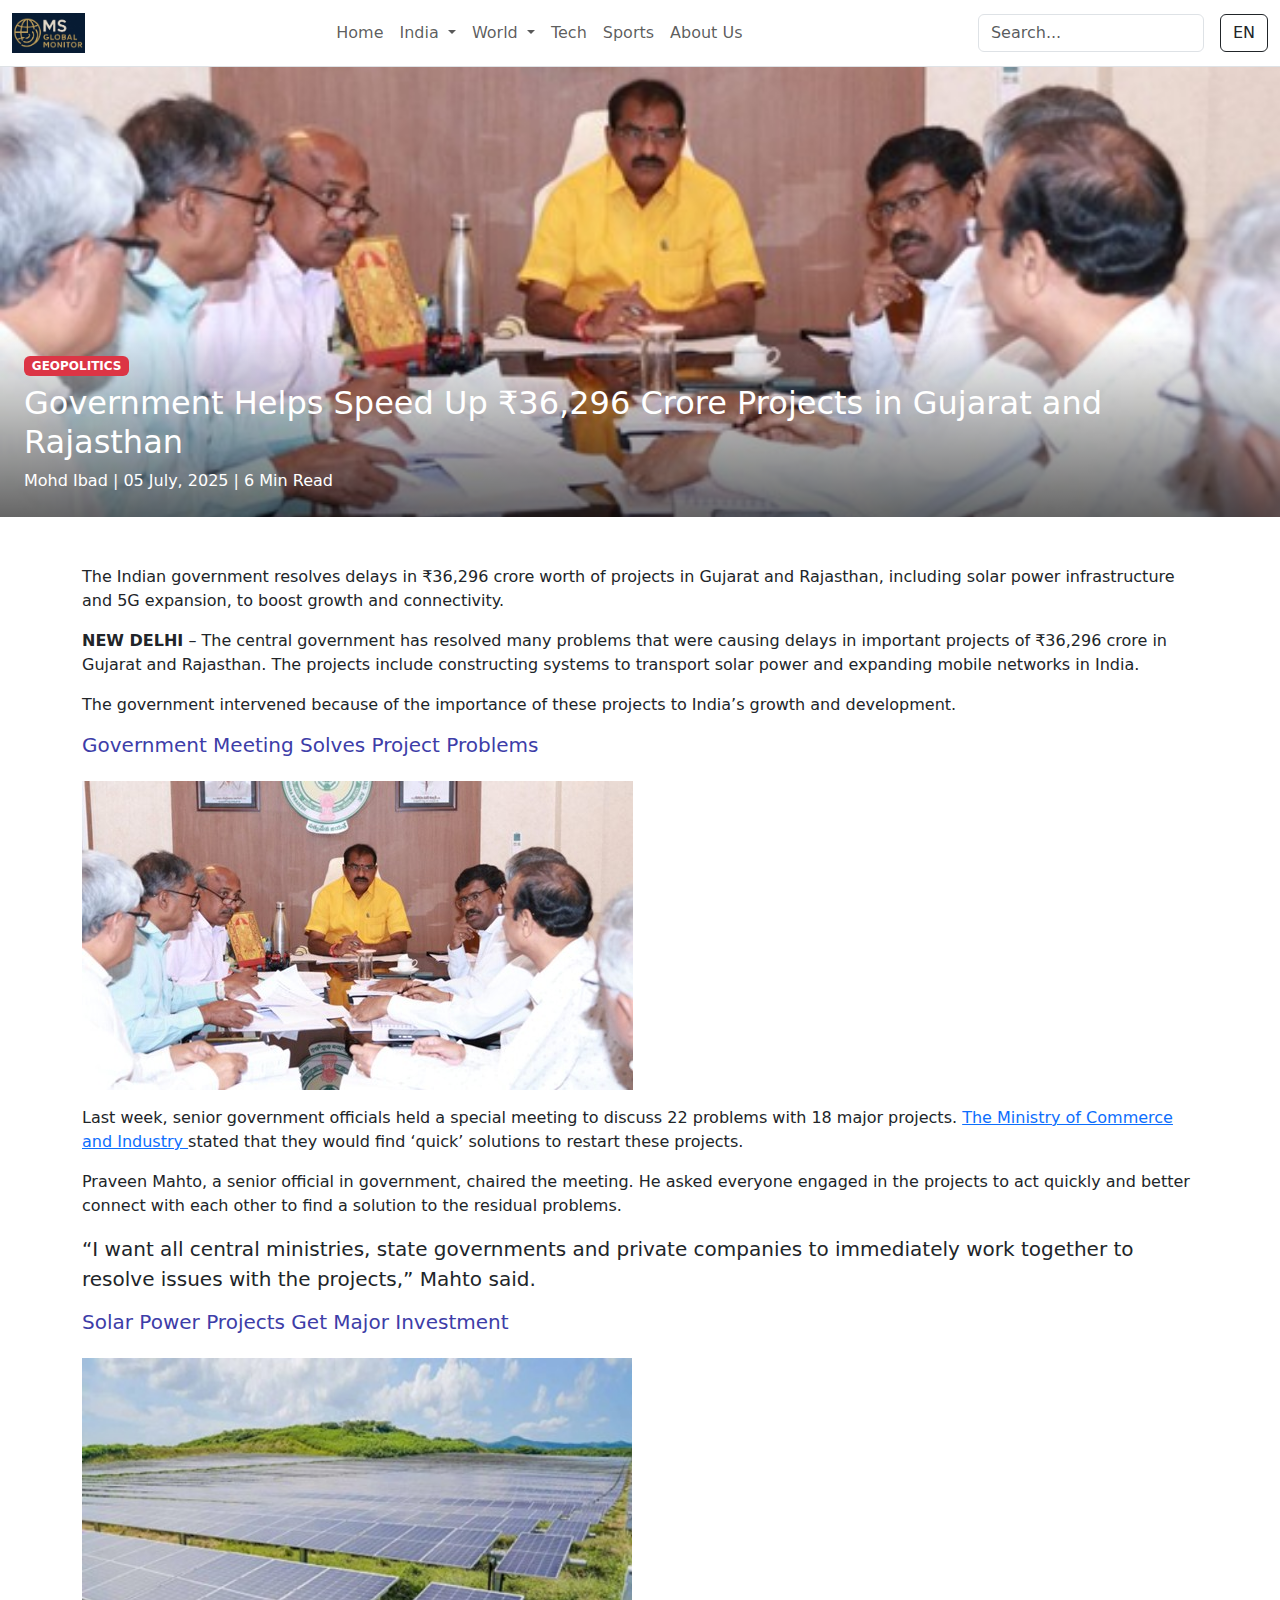
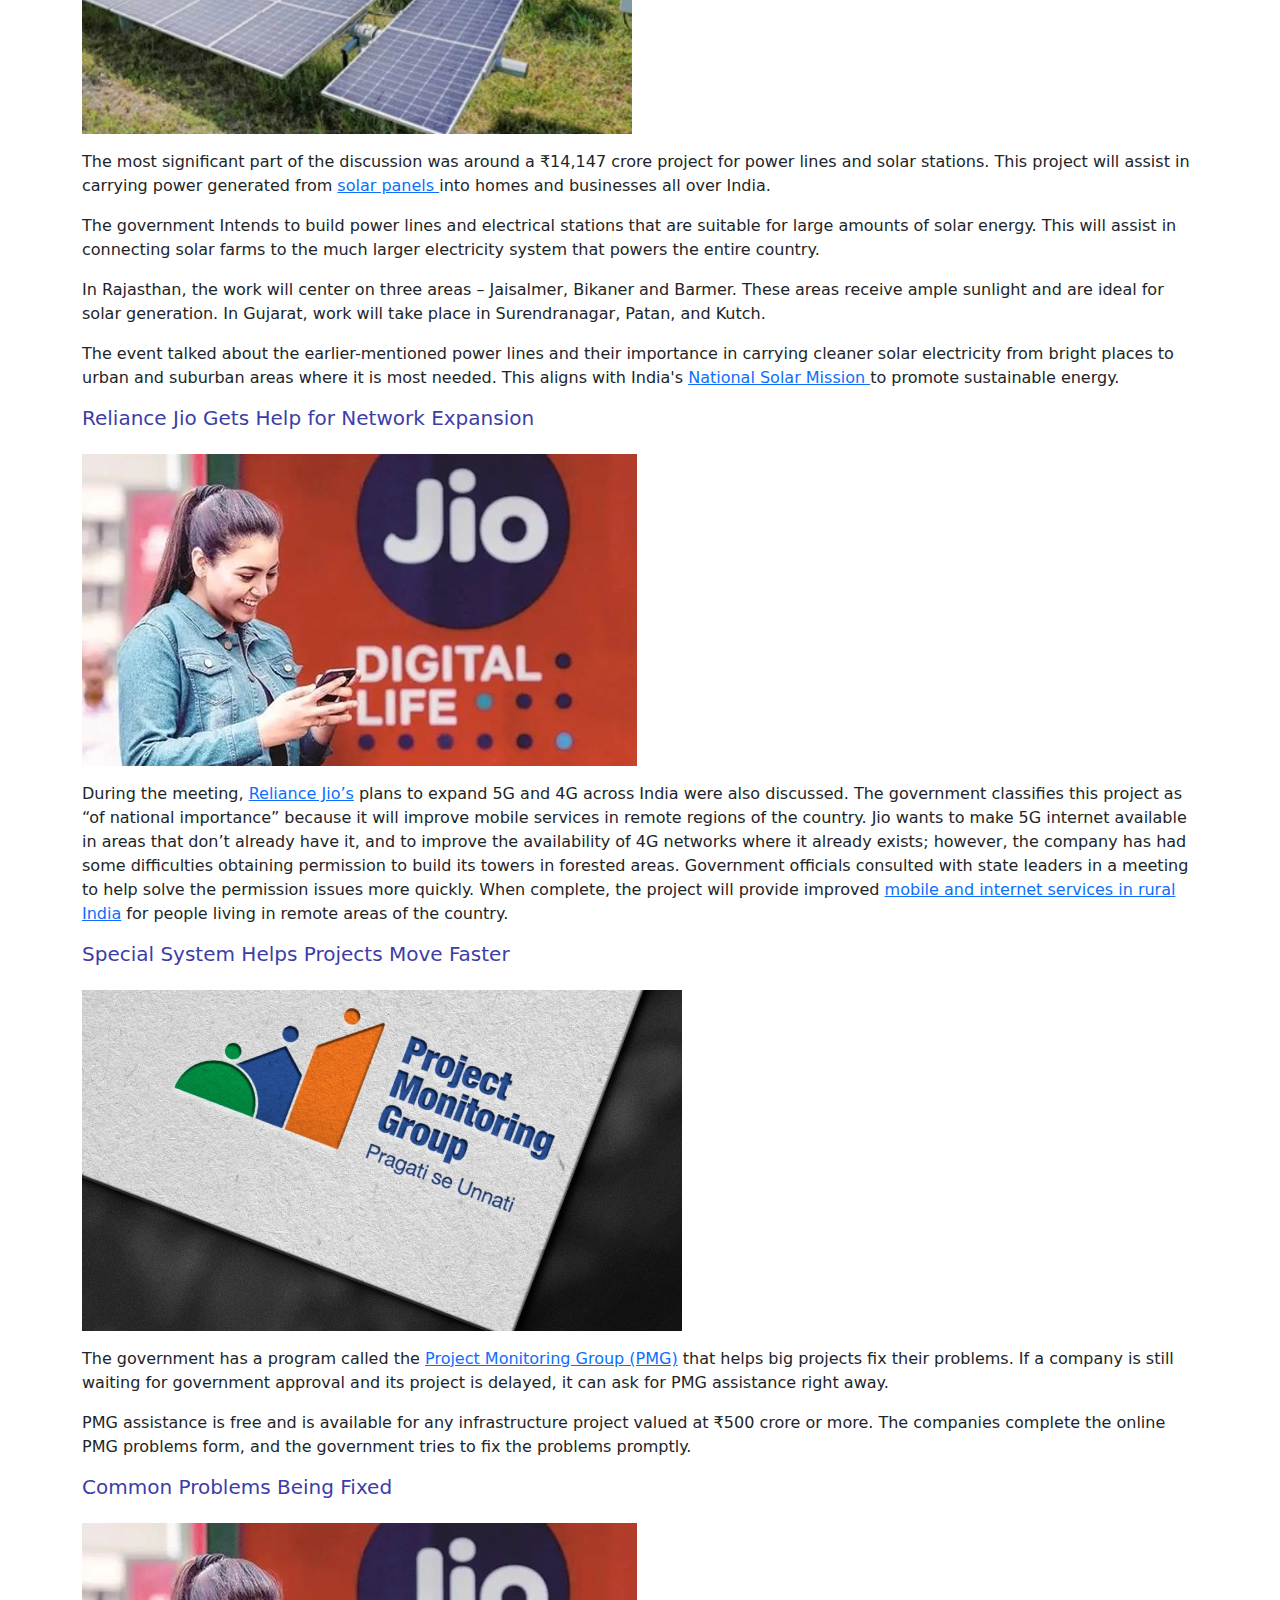
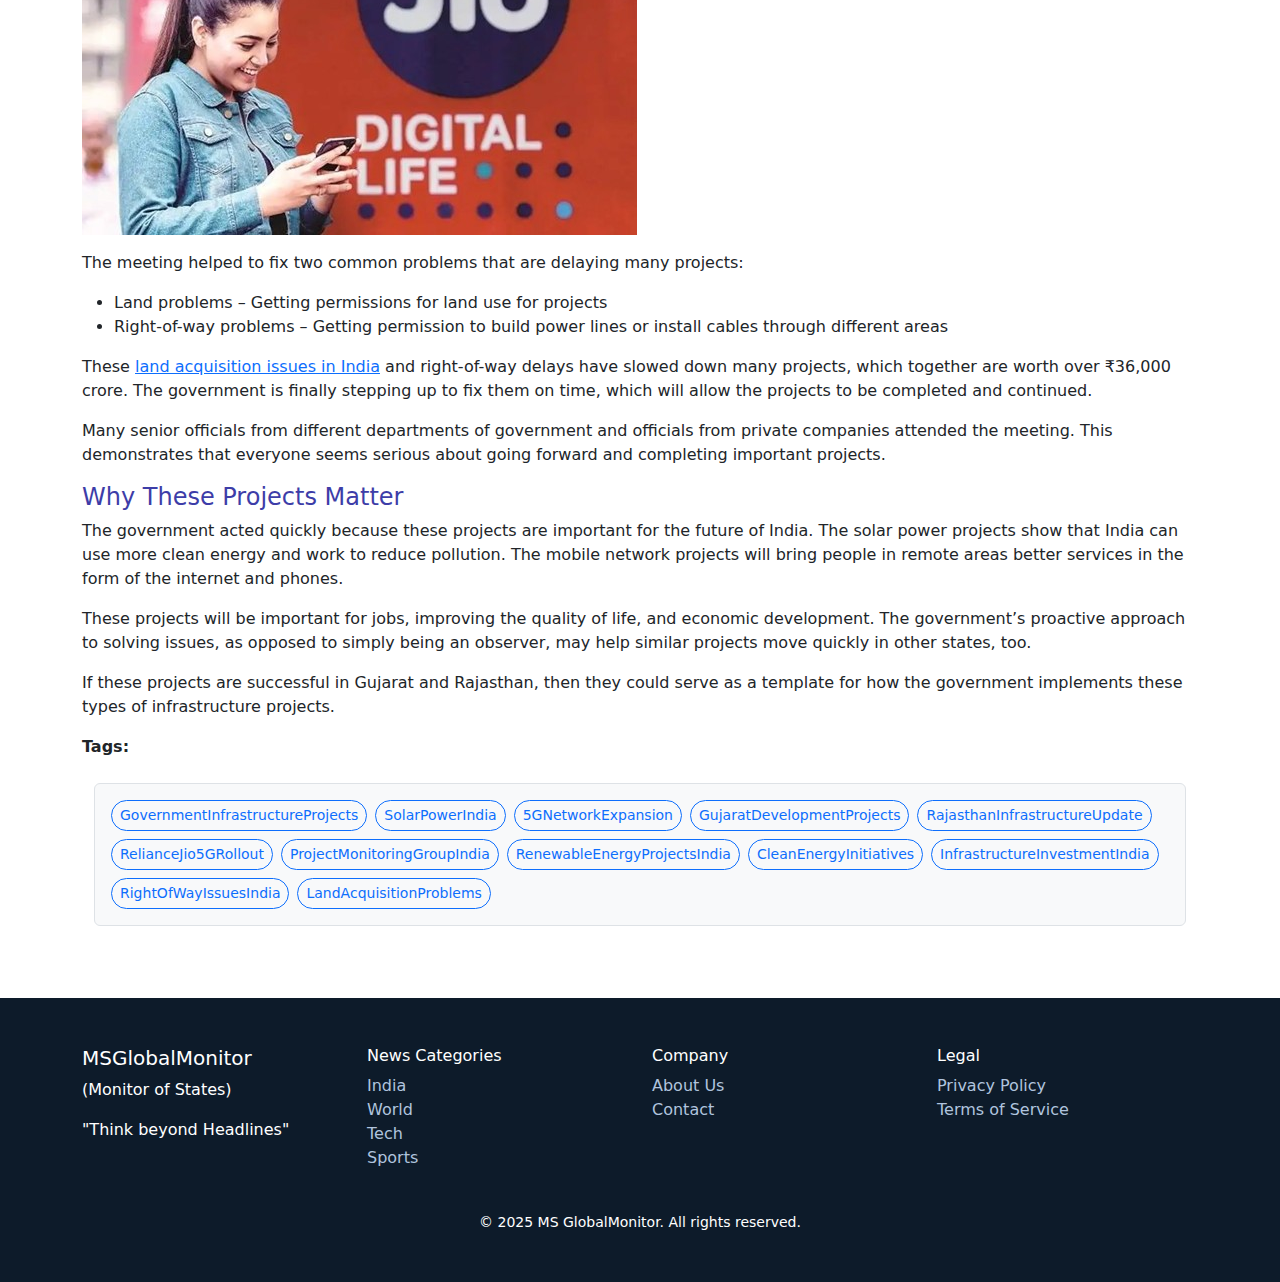
<file: India-MU-1.html>
<!DOCTYPE html>
<html lang="en">

<head>
    <meta charset="UTF-8" />
    <meta name="viewport" content="width=device-width, initial-scale=1.0" />
    <title>India's Morning Updates</title>

    <!-- Bootstrap & Icons -->
    <link href="https://cdn.jsdelivr.net/npm/bootstrap@5.3.0/dist/css/bootstrap.min.css" rel="stylesheet" />
    <link href="https://cdn.jsdelivr.net/npm/bootstrap-icons@1.10.5/font/bootstrap-icons.css" rel="stylesheet" />
    <link rel="stylesheet" href="index.css">
</head>

<body>

    <!-- Navbar -->
    <nav class="navbar navbar-expand-lg navbar-light bg-white border-bottom">
        <div class="container-fluid">
            <a class="navbar-brand fw-bold category-card" href="index.html">
                <img src="img3.jpeg" alt="MS Global Monitor Logo" height="40">
            </a>
            <!-- Navigation links & search -->
            <ul class="navbar-nav mx-auto">
                <li class="nav-item"><a class="nav-link" href="index.html">Home</a></li>

                <!-- India Dropdown -->
                <li class="nav-item dropdown">
                    <a class="nav-link dropdown-toggle" href="#" id="indiaDropdown" role="button"
                        data-bs-toggle="dropdown" aria-expanded="false">
                        India
                    </a>
                    <ul class="dropdown-menu" aria-labelledby="indiaDropdown">
                        <li><a class="dropdown-item" href="morningUpdates.html">Morning Updates</a></li>
                        <li><a class="dropdown-item" href="#">Politics</a></li>
                    </ul>
                </li>

                <!-- World Dropdown -->
                <li class="nav-item dropdown">
                    <a class="nav-link dropdown-toggle" href="#" id="worldDropdown" data-bs-toggle="dropdown"
                        aria-expanded="false">
                        World
                    </a>
                    <ul class="dropdown-menu" aria-labelledby="worldDropdown">

                        <!-- Frontline submenu -->
                        <li class="dropdown-submenu">
                            <a class="dropdown-item dropdown-toggle" href="#" id="frontlinesToggle">
                                Frontlines
                            </a>
                            <ul class="dropdown-menu" aria-labelledby="frontlinesToggle">
                                <li><a class="dropdown-item" href="conflictZone.html">Conflict Zones</a></li>
                                <li><a class="dropdown-item" href="flashPoint-1.html">Flash Point</a></li>
                            </ul>
                        </li>

                        <!-- Global South submenu -->
                        <li><a class="dropdown-item" href="globalSouth.html">Global South</a></li>

                        <!-- Geo‑Economics submenu -->
                        <li class="dropdown-submenu">
                            <a class="dropdown-item dropdown-toggle" href="#" id="geoEconToggle">
                                Geo Economics
                            </a>
                            <ul class="dropdown-menu" aria-labelledby="geoEconToggle">
                                <li><a class="dropdown-item" href="#">Sanctions</a></li>
                                <li><a class="dropdown-item" href="#">Trade War</a></li>
                            </ul>
                        </li>

                        <!-- Diplomatic Games submenu -->
                        <li class="dropdown-submenu">
                            <a class="dropdown-item dropdown-toggle" href="#" id="dipGamesToggle">
                                Diplomatic Games
                            </a>
                            <ul class="dropdown-menu" aria-labelledby="dipGamesToggle">
                                <li><a class="dropdown-item" href="#">Summits</a></li>
                                <li><a class="dropdown-item" href="#">Alliances</a></li>
                                <li><a class="dropdown-item" href="#">Speeches</a></li>
                            </ul>
                        </li>

                        <!-- Deep State Brief submenu -->
                        <li class="dropdown-submenu">
                            <a class="dropdown-item dropdown-toggle" href="#" id="deepStateToggle">
                                Deep State Brief
                            </a>
                            <ul class="dropdown-menu" aria-labelledby="deepStateToggle">
                                <li><a class="dropdown-item" href="#">Military Strategy</a></li>
                                <li><a class="dropdown-item" href="#">Intelligence</a></li>
                                <li><a class="dropdown-item" href="#">Cyber Warfare</a></li>
                            </ul>
                        </li>
                    </ul>
                </li>

                <li class="nav-item"><a class="nav-link" href="#">Tech</a></li>
                <li class="nav-item"><a class="nav-link" href="#">Sports</a></li>
                <li class="nav-item"><a class="nav-link" href="#about-us-footer">About Us</a></li>
            </ul>

            <!-- Search and Language -->
            <form class="d-flex align-items-center gap-2" role="search">
                <input class="form-control me-2" type="search" placeholder="Search..." aria-label="Search">
                <button class="btn btn-outline-dark" type="submit">EN</button>
            </form>
        </div>
        </div>
    </nav>

    <!-- Morning Updates Articles Body Content -->
    <div class="container-fluid px-0">
        <!-- Article Header -->
        <div class="article-header position-relative">

            <!-- Image -->
            <img src="India-1.jpg" alt="Siliguri Corridor Image" class="w-100"
                style="height: 450px; object-fit: cover;">

            <!-- Text overlay at bottom -->
            <div class="position-absolute bottom-0 start-0 w-100 p-4"
                style="background: linear-gradient(to top, rgba(0,0,0,0.6), transparent);">
                <span class="badge bg-danger mb-2">GEOPOLITICS</span>
                <h2 class="text-white">Government Helps Speed Up ₹36,296 Crore Projects in Gujarat and Rajasthan</h2>
                <div class="author-meta text-white">
                    <span>Mohd Ibad</span> |
                    <span>05 July, 2025</span> |
                    <span>6 Min Read</span>
                </div>
            </div>

        </div>
    </div>

     <!-- Full Article Section -->
<section class="container py-5">

  <p>The Indian government resolves delays in ₹36,296 crore worth of projects in Gujarat and Rajasthan, including solar power infrastructure and 5G expansion, to boost growth and connectivity.</p>
  
  <p><strong>NEW DELHI</strong> – The central government has resolved many problems that were causing delays in important projects of ₹36,296 crore in Gujarat and Rajasthan. The projects include constructing systems to transport solar power and expanding mobile networks in India.</p>
  
  <p>The government intervened because of the importance of these projects to India’s growth and development.</p>
  
  <h5 style="color: rgb(61, 61, 168);">Government Meeting Solves Project Problems</h5>
  <img src="India-1.jpg" alt="Government Meeting" class="img-fluid my-3" />
  <p>Last week, senior government officials held a special meeting to discuss 22 problems with 18 major projects. <a href="https://www.commerce.gov.in/" target="_blank"> The Ministry of Commerce and Industry </a> stated that they would find ‘quick’ solutions to restart these projects.</p>

  <p>Praveen Mahto, a senior official in government, chaired the meeting. He asked everyone engaged in the projects to act quickly and better connect with each other to find a solution to the residual problems.</p>

  <blockquote class="blockquote">
    <p>“I want all central ministries, state governments and private companies to immediately work together to resolve issues with the projects,” Mahto said.</p>
  </blockquote>

  <h5 style="color: rgb(61, 61, 168);">Solar Power Projects Get Major Investment</h5>
  <img src="India-2.jpg" alt="Solar Power Projects" style="width: 550px;" class="img-fluid my-3" />
  <p>The most significant part of the discussion was around a ₹14,147 crore project for power lines and solar stations. This project will assist in carrying power generated from <a href="https://mnre.gov.in/en/policies-and-regulations/schemes-and-guidelines/schemes/" target="_blank"> solar panels </a> into homes and businesses all over India.</p>

  <p>The government Intends to build power lines and electrical stations that are suitable for large amounts of solar energy. This will assist in connecting solar farms to the much larger electricity system that powers the entire country.</p>

  <p>In Rajasthan, the work will center on three areas – Jaisalmer, Bikaner and Barmer. These areas receive ample sunlight and are ideal for solar generation. In Gujarat, work will take place in Surendranagar, Patan, and Kutch.</p>

  <p>The event talked about the earlier-mentioned power lines and their importance in carrying cleaner solar electricity from bright places to urban and suburban areas where it is most needed. This aligns with India's <a href="https://www.india.gov.in/spotlight/national-solar-mission" target="_blank"> National Solar Mission </a> to promote sustainable energy.</p>

  <h5 style="color: rgb(61, 61, 168);">Reliance Jio Gets Help for Network Expansion</h5>
  <img src="India-3.jpg" alt="Jio 5G Expansion" class="img-fluid my-3" />
  <p>During the meeting, <a href="https://www.jio.com/">Reliance Jio’s</a> plans to expand 5G and 4G across India were also discussed.  The government classifies this project as “of national importance” because it will improve mobile services in remote regions of the country. Jio wants to make 5G internet available in areas that don’t already have it, and to improve the availability of 4G networks where it already exists; however, the company has had some difficulties obtaining permission to build its towers in forested areas. Government officials consulted with state leaders in a meeting to help solve the permission issues more quickly. When complete, the project will provide improved <a href="https://www.meity.gov.in/digital-india/rural-connectivity" target="_blank">mobile and internet services in rural India</a> for people living in remote areas of the country.</p>

  <h5 style="color: rgb(61, 61, 168);">Special System Helps Projects Move Faster</h5>
  <img src="India-4.jpg" alt="System Helps Projects" style="width: 600px;" class="img-fluid my-3" />
  <p>The government has a program called the <a href="https://pmg.dpiit.gov.in/" target="_blank">Project Monitoring Group (PMG)</a> that helps big projects fix their problems. If a company is still waiting for government approval and its project is delayed, it can ask for PMG assistance right away.</p>

  <p>PMG assistance is free and is available for any infrastructure project valued at ₹500 crore or more. The companies complete the online PMG problems form, and the government tries to fix the problems promptly.</p>

  <h5 style="color: rgb(61, 61, 168);">Common Problems Being Fixed</h5>
  <img src="India-3.jpg" alt="Jio 5G Expansion" class="img-fluid my-3" />
  <p>The meeting helped to fix two common problems that are delaying many projects:</p>
  <ul>
    <li>Land problems – Getting permissions for land use for projects</li>
    <li>Right-of-way problems – Getting permission to build power lines or install cables through different areas</li>
  </ul>

  <p>These <a href="https://prsindia.org/policy/land-acquisition" target="_blank">land acquisition issues in India</a> and right-of-way delays have slowed down many projects, which together are worth over ₹36,000 crore. The government is finally stepping up to fix them on time, which will allow the projects to be completed and continued.</p>

  <p>Many senior officials from different departments of government and officials from private companies attended the meeting. This demonstrates that everyone seems serious about going forward and completing important projects.</p>

  <h4 style="color: rgb(61, 61, 168);">Why These Projects Matter</h4>
  <p>The government acted quickly because these projects are important for the future of India. The solar power projects show that India can use more clean energy and work to reduce pollution. The mobile network projects will bring people in remote areas better services in the form of the internet and phones.</p>

  <p>These projects will be important for jobs, improving the quality of life, and economic development. The government’s proactive approach to solving issues, as opposed to simply being an observer, may help similar projects move quickly in other states, too.</p>

  <p>If these projects are successful in Gujarat and Rajasthan, then they could serve as a template for how the government implements these types of infrastructure projects.</p>

  <p><strong>Tags:</strong></p>
  <p>
    <div class="container my-4">
  <div class="d-flex flex-wrap gap-2 p-3 border rounded bg-light">
    <a href="https://twitter.com/hashtag/GovernmentInfrastructureProjects" target="_blank" class="btn btn-outline-primary btn-sm rounded-pill">GovernmentInfrastructureProjects</a>
    <a href="https://twitter.com/hashtag/SolarPowerIndia" target="_blank" class="btn btn-outline-primary btn-sm rounded-pill">SolarPowerIndia</a>
    <a href="https://twitter.com/hashtag/5GNetworkExpansion" target="_blank" class="btn btn-outline-primary btn-sm rounded-pill">5GNetworkExpansion</a>
    <a href="https://twitter.com/hashtag/GujaratDevelopmentProjects" target="_blank" class="btn btn-outline-primary btn-sm rounded-pill">GujaratDevelopmentProjects</a>
    <a href="https://twitter.com/hashtag/RajasthanInfrastructureUpdate" target="_blank" class="btn btn-outline-primary btn-sm rounded-pill">RajasthanInfrastructureUpdate</a>
    <a href="https://twitter.com/hashtag/RelianceJio5GRollout" target="_blank" class="btn btn-outline-primary btn-sm rounded-pill">RelianceJio5GRollout</a>
    <a href="https://twitter.com/hashtag/ProjectMonitoringGroupIndia" target="_blank" class="btn btn-outline-primary btn-sm rounded-pill">ProjectMonitoringGroupIndia</a>
    <a href="https://twitter.com/hashtag/RenewableEnergyProjectsIndia" target="_blank" class="btn btn-outline-primary btn-sm rounded-pill">RenewableEnergyProjectsIndia</a>
    <a href="https://twitter.com/hashtag/CleanEnergyInitiatives" target="_blank" class="btn btn-outline-primary btn-sm rounded-pill">CleanEnergyInitiatives</a>
    <a href="https://twitter.com/hashtag/InfrastructureInvestmentIndia" target="_blank" class="btn btn-outline-primary btn-sm rounded-pill">InfrastructureInvestmentIndia</a>
    <a href="https://twitter.com/hashtag/RightOfWayIssuesIndia" target="_blank" class="btn btn-outline-primary btn-sm rounded-pill">RightOfWayIssuesIndia</a>
    <a href="https://twitter.com/hashtag/LandAcquisitionProblems" target="_blank" class="btn btn-outline-primary btn-sm rounded-pill">LandAcquisitionProblems</a>
  </div>
</div>
  </p>
</section>

    <!-- Footer -->
    <footer id="about-us-footer" class="footer py-5">
        <div class="container">
            <div class="row">
                <div class="col-md-3">
                    <h5>MSGlobalMonitor</h5>
                    <p>(Monitor of States)</p>
                    <p>"Think beyond Headlines"</p>
                </div>
                <div class="col-md-3">
                    <h6>News Categories</h6>
                    <ul class="list-unstyled">
                        <li><a href="#">India</a></li>
                        <li><a href="#">World</a></li>
                        <li><a href="#">Tech</a></li>
                        <li><a href="#">Sports</a></li>
                    </ul>
                </div>
                <div class="col-md-3">
                    <h6>Company</h6>
                    <ul class="list-unstyled">
                        <li><a href="aboutUs.html">About Us</a></li>
                        <li><a href="#">Contact</a></li>
                    </ul>
                </div>
                <div class="col-md-3">
                    <h6>Legal</h6>
                    <ul class="list-unstyled">
                        <li><a href="#">Privacy Policy</a></li>
                        <li><a href="#">Terms of Service</a></li>
                    </ul>
                </div>
            </div>
            <div class="text-center pt-4">
                <small>&copy; 2025 MS GlobalMonitor. All rights reserved.</small>
            </div>
        </div>
    </footer>

    <!-- Bootstrap JS -->
    <script src="https://cdn.jsdelivr.net/npm/bootstrap@5.3.0/dist/js/bootstrap.bundle.min.js"></script>
</body>

</html>
</file>
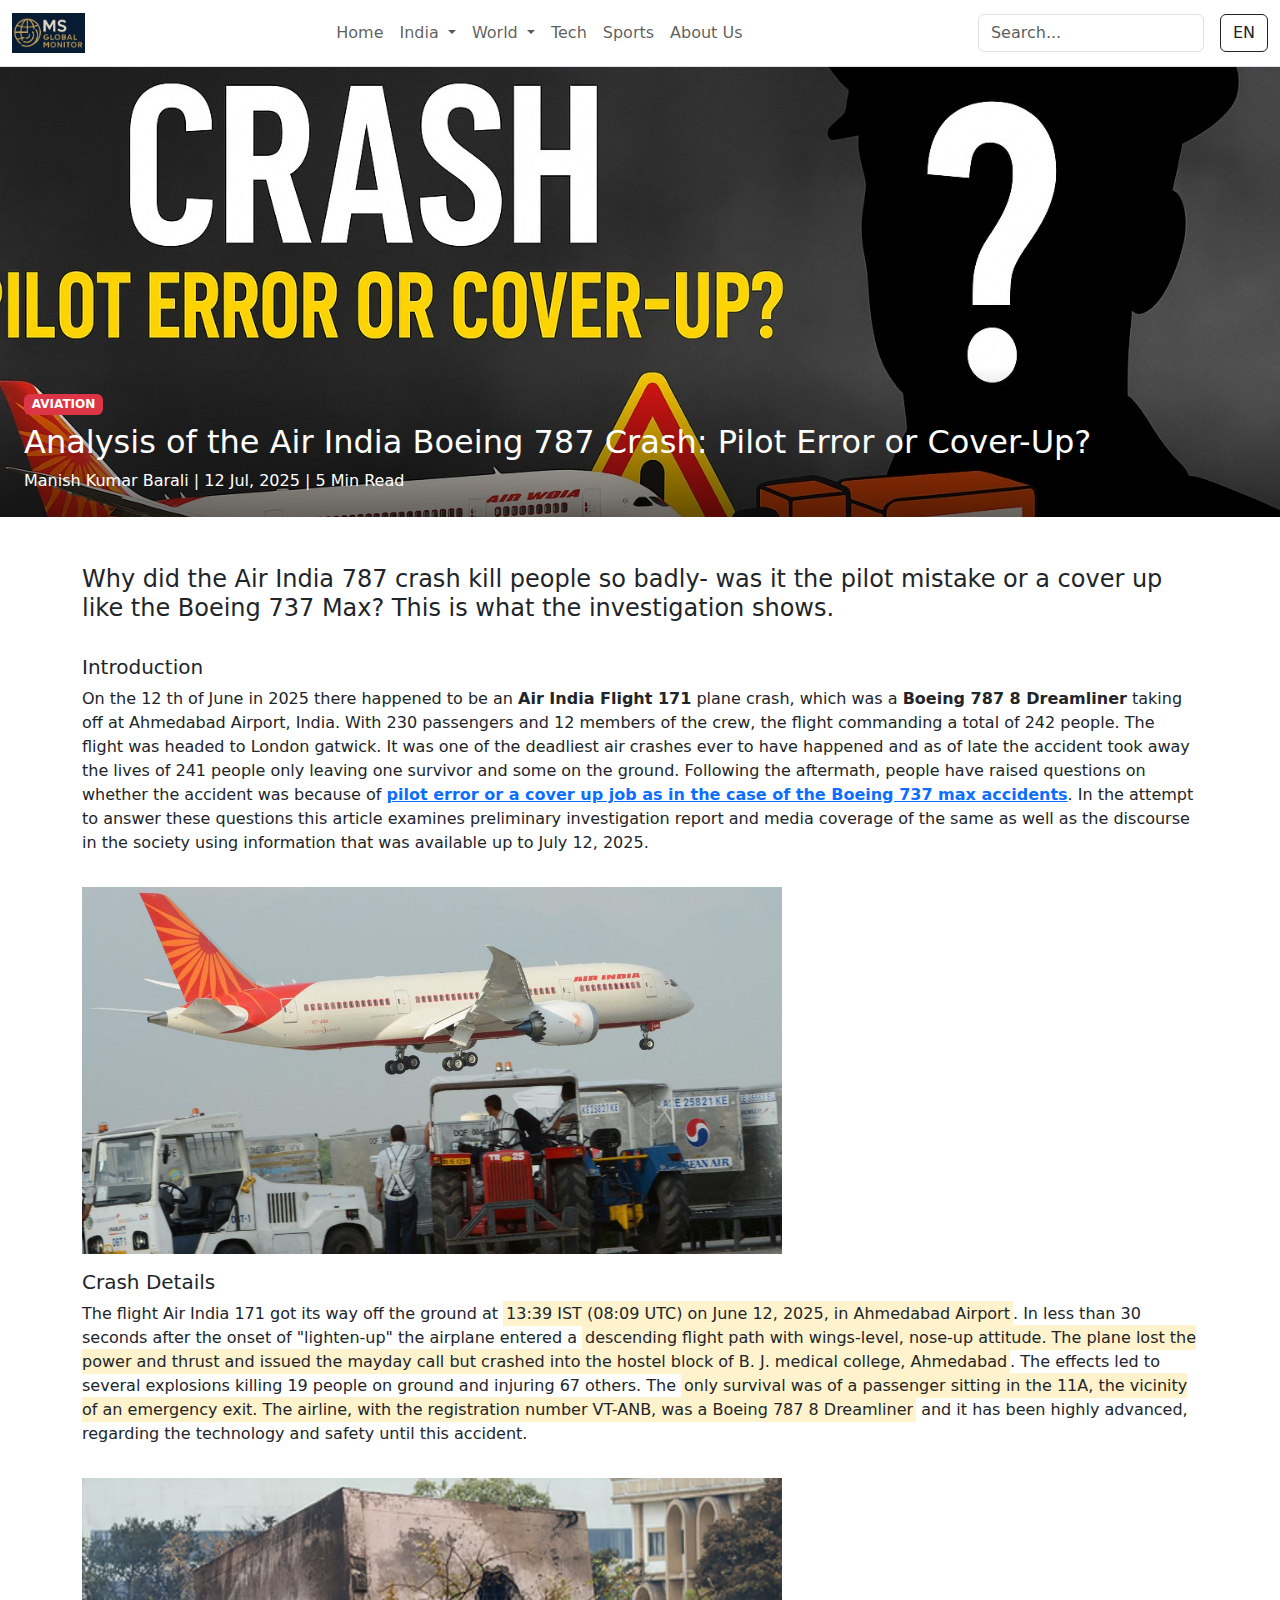
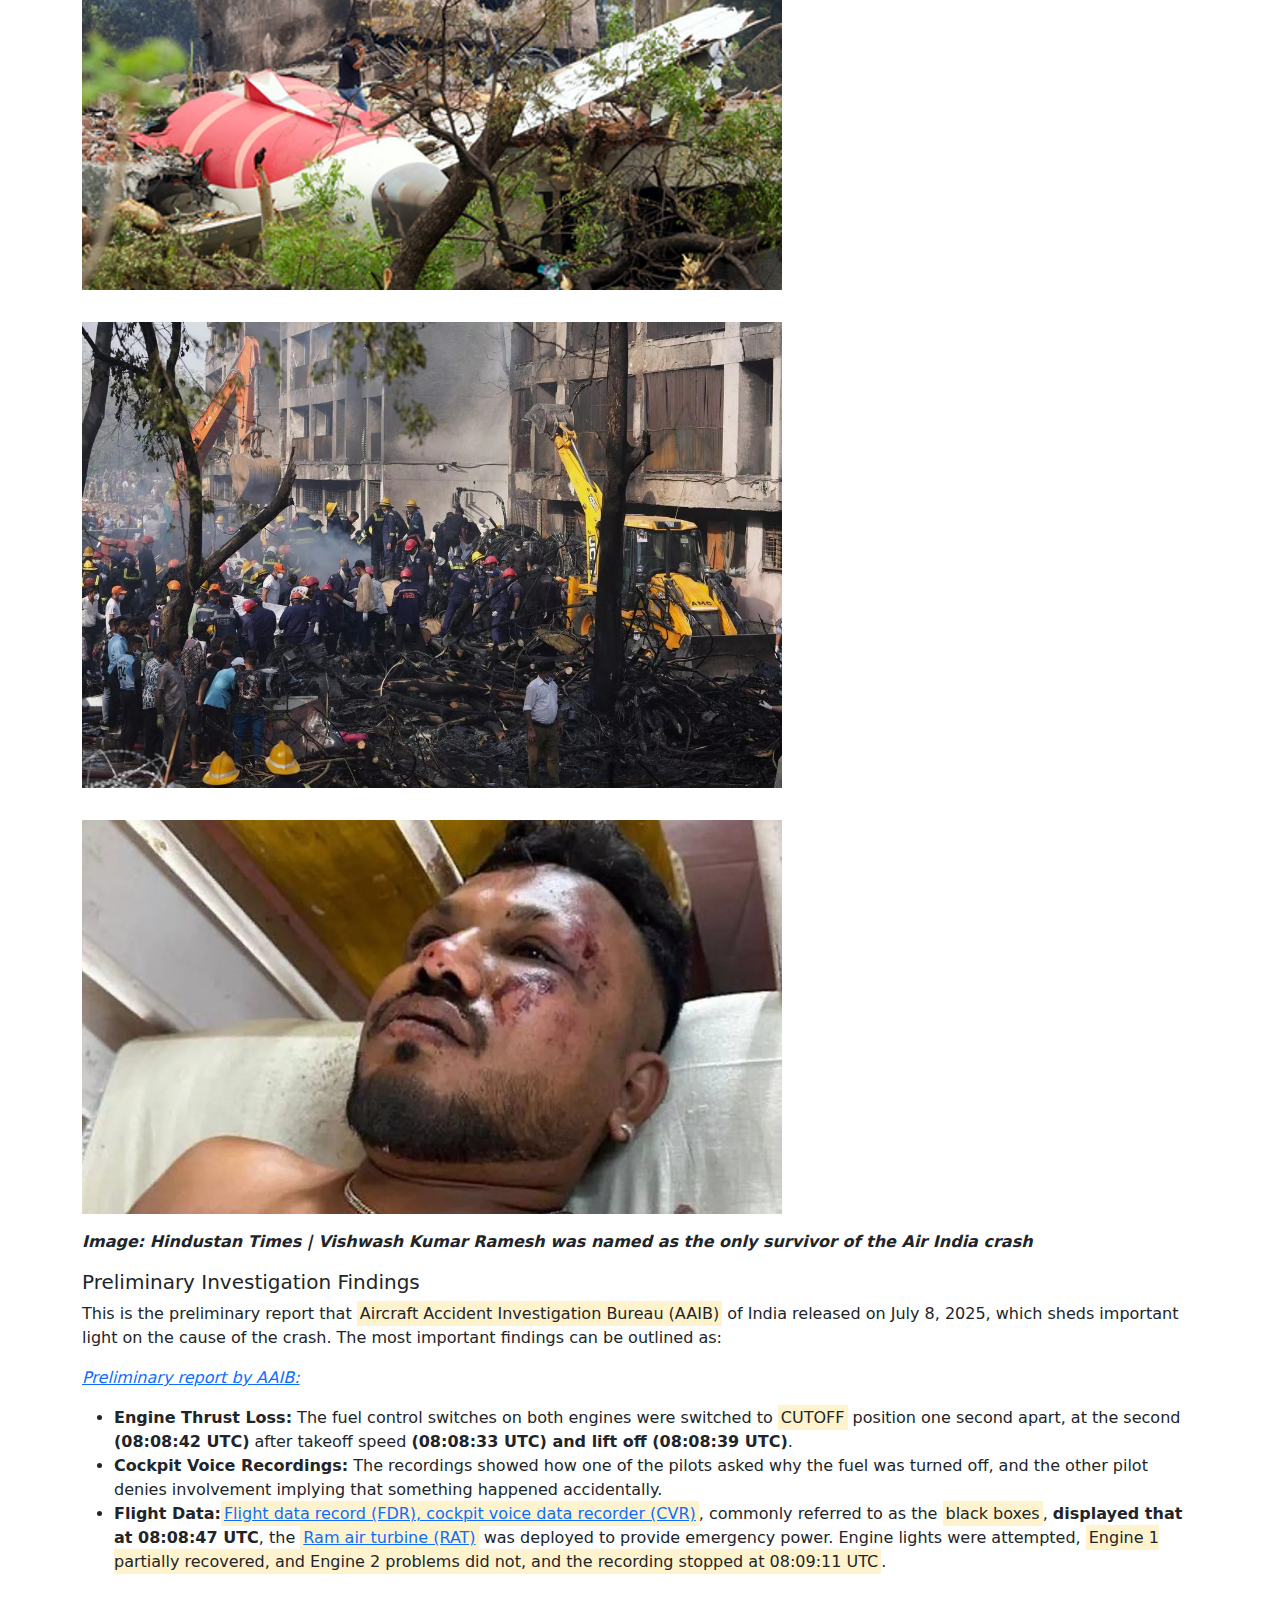
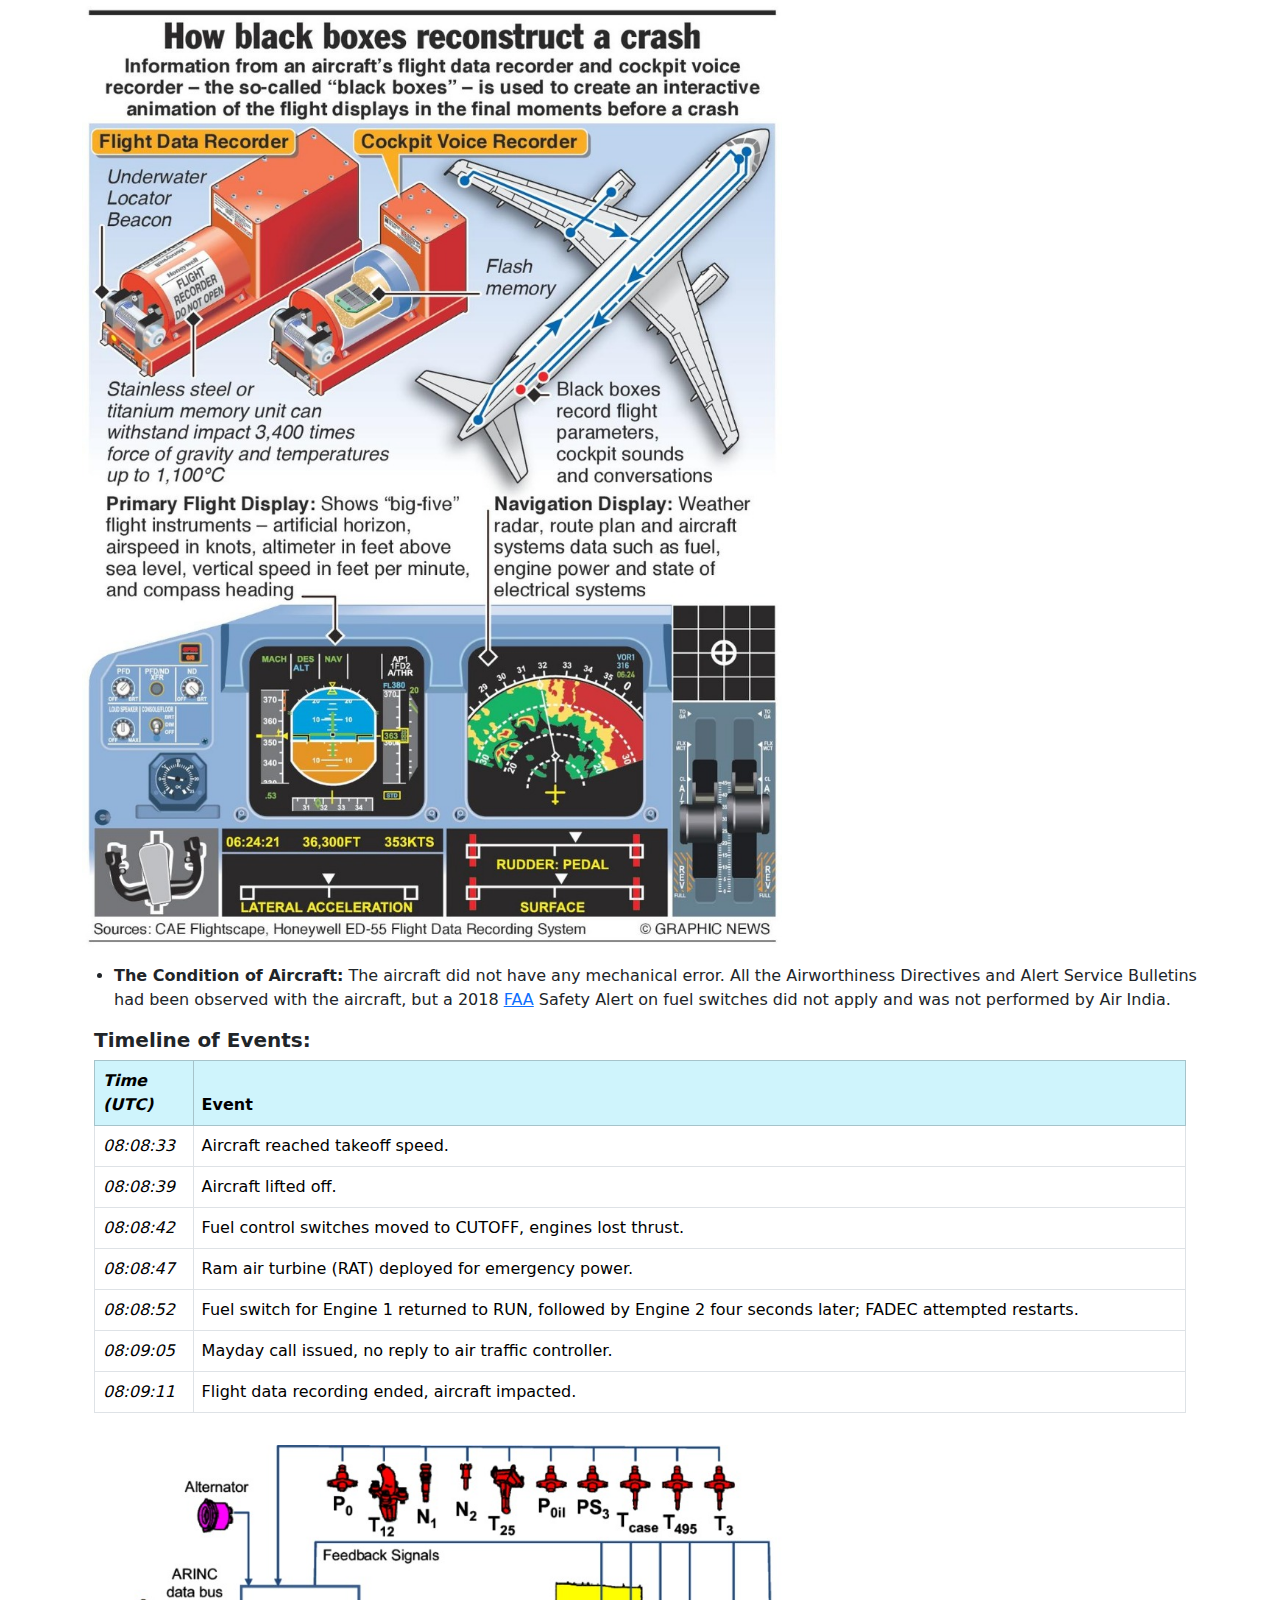
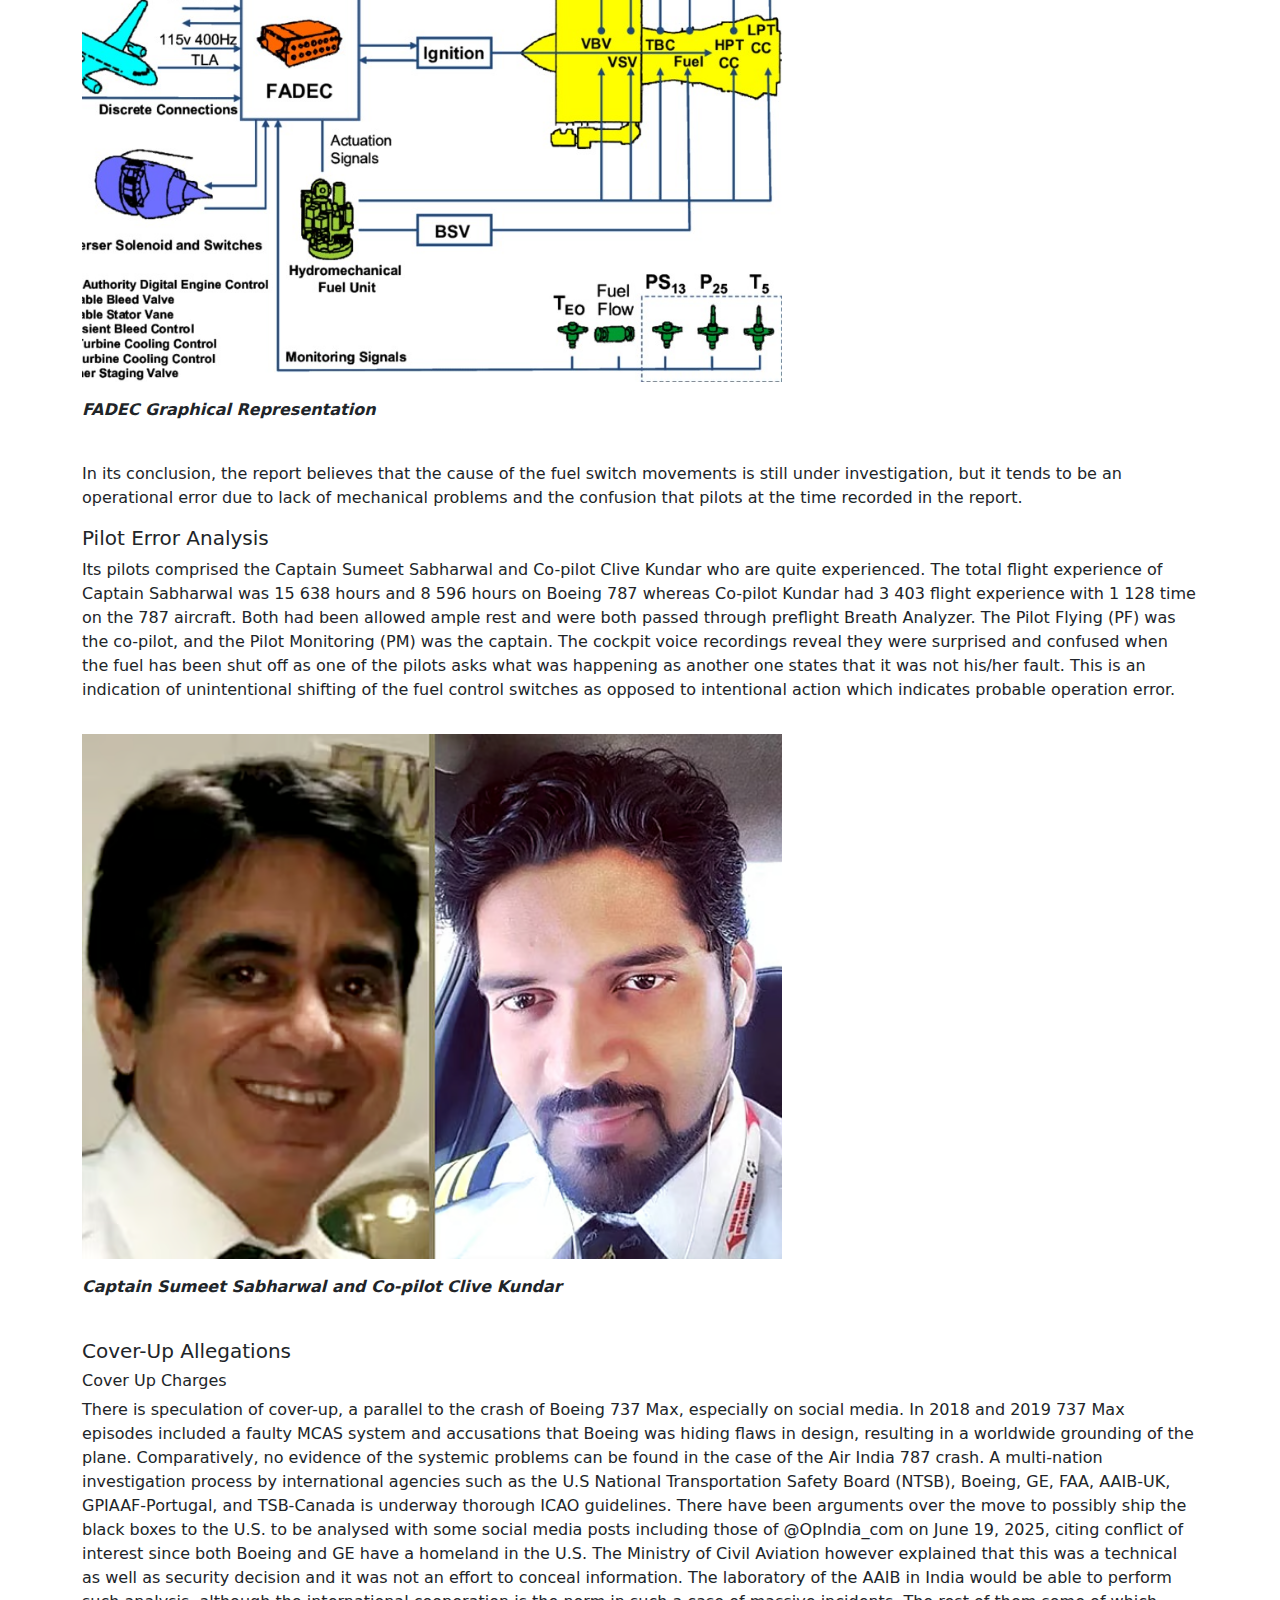
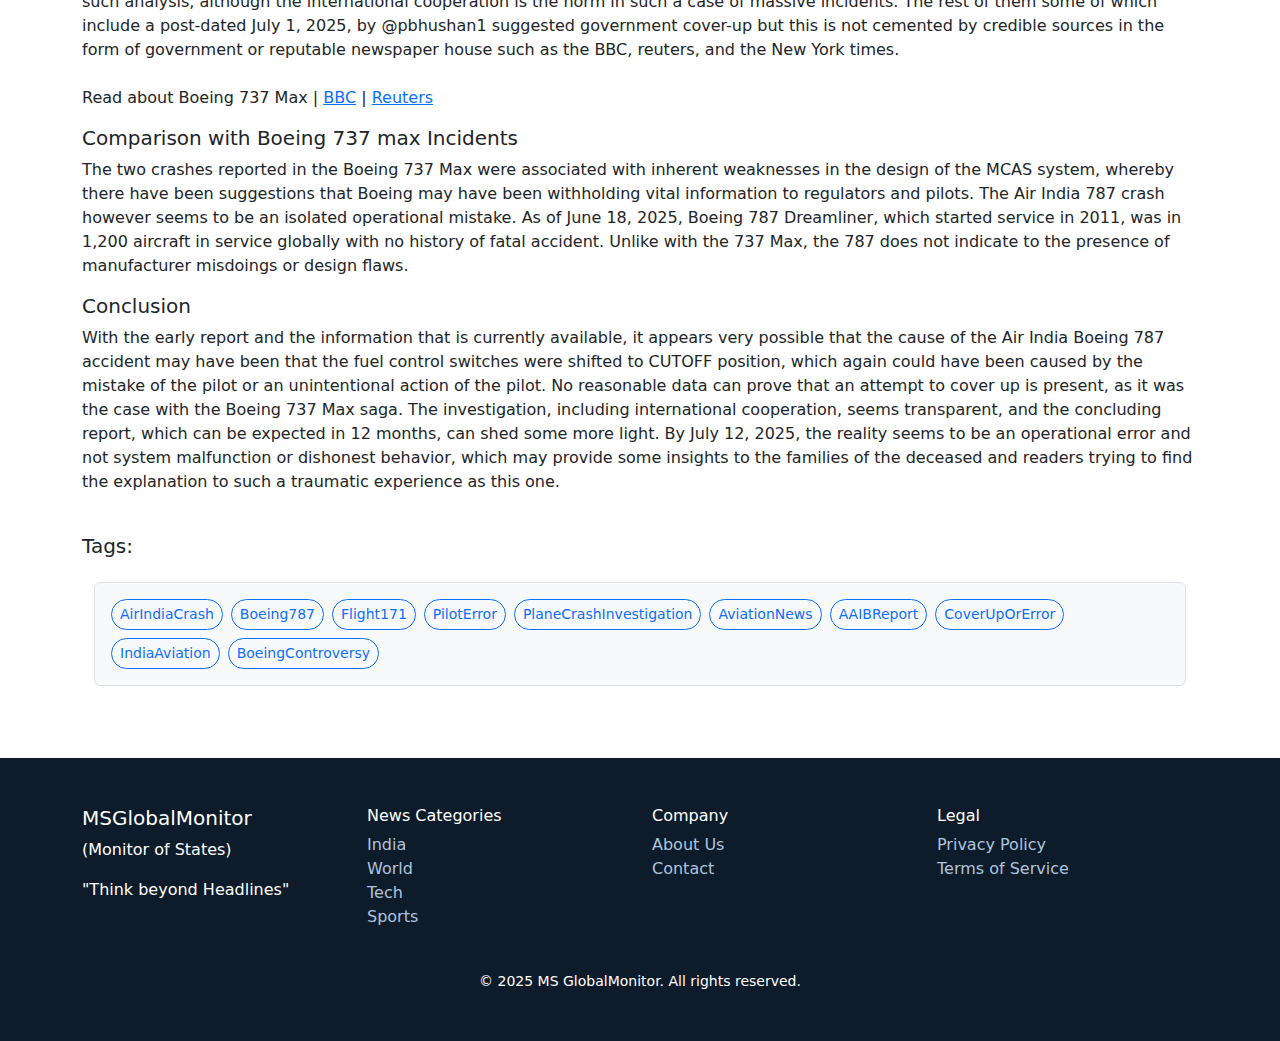
<file: India-MU-2.html>
<!DOCTYPE html>
<html lang="en">

<head>
    <meta charset="UTF-8" />
    <meta name="viewport" content="width=device-width, initial-scale=1.0" />
    <title>India's Morning Updates</title>

    <!-- Bootstrap & Icons -->
    <link href="https://cdn.jsdelivr.net/npm/bootstrap@5.3.0/dist/css/bootstrap.min.css" rel="stylesheet" />
    <link href="https://cdn.jsdelivr.net/npm/bootstrap-icons@1.10.5/font/bootstrap-icons.css" rel="stylesheet" />
    <link rel="stylesheet" href="index.css">
</head>

<body>

    <!-- Navbar -->
    <nav class="navbar navbar-expand-lg navbar-light bg-white border-bottom">
        <div class="container-fluid">
            <a class="navbar-brand fw-bold category-card" href="index.html">
                <img src="img3.jpeg" alt="MS Global Monitor Logo" height="40">
            </a>
            <!-- Navigation links & search -->
            <ul class="navbar-nav mx-auto">
                <li class="nav-item"><a class="nav-link" href="index.html">Home</a></li>

                <!-- India Dropdown -->
                <li class="nav-item dropdown">
                    <a class="nav-link dropdown-toggle" href="#" id="indiaDropdown" role="button"
                        data-bs-toggle="dropdown" aria-expanded="false">
                        India
                    </a>
                    <ul class="dropdown-menu" aria-labelledby="indiaDropdown">
                        <li><a class="dropdown-item" href="morningUpdates.html">Morning Updates</a></li>
                        <li><a class="dropdown-item" href="#">Politics</a></li>
                    </ul>
                </li>

                <!-- World Dropdown -->
                <li class="nav-item dropdown">
                    <a class="nav-link dropdown-toggle" href="#" id="worldDropdown" data-bs-toggle="dropdown"
                        aria-expanded="false">
                        World
                    </a>
                    <ul class="dropdown-menu" aria-labelledby="worldDropdown">

                        <!-- Frontline submenu -->
                        <li class="dropdown-submenu">
                            <a class="dropdown-item dropdown-toggle" href="#" id="frontlinesToggle">
                                Frontlines
                            </a>
                            <ul class="dropdown-menu" aria-labelledby="frontlinesToggle">
                                <li><a class="dropdown-item" href="conflictZone.html">Conflict Zones</a></li>
                                <li><a class="dropdown-item" href="flashPoint-1.html">Flash Point</a></li>
                            </ul>
                        </li>

                        <!-- Global South submenu -->
                        <li><a class="dropdown-item" href="globalSouth.html">Global South</a></li>

                        <!-- Geo‑Economics submenu -->
                        <li class="dropdown-submenu">
                            <a class="dropdown-item dropdown-toggle" href="#" id="geoEconToggle">
                                Geo Economics
                            </a>
                            <ul class="dropdown-menu" aria-labelledby="geoEconToggle">
                                <li><a class="dropdown-item" href="#">Sanctions</a></li>
                                <li><a class="dropdown-item" href="#">Trade War</a></li>
                            </ul>
                        </li>

                        <!-- Diplomatic Games submenu -->
                        <li class="dropdown-submenu">
                            <a class="dropdown-item dropdown-toggle" href="#" id="dipGamesToggle">
                                Diplomatic Games
                            </a>
                            <ul class="dropdown-menu" aria-labelledby="dipGamesToggle">
                                <li><a class="dropdown-item" href="#">Summits</a></li>
                                <li><a class="dropdown-item" href="#">Alliances</a></li>
                                <li><a class="dropdown-item" href="#">Speeches</a></li>
                            </ul>
                        </li>

                        <!-- Deep State Brief submenu -->
                        <li class="dropdown-submenu">
                            <a class="dropdown-item dropdown-toggle" href="#" id="deepStateToggle">
                                Deep State Brief
                            </a>
                            <ul class="dropdown-menu" aria-labelledby="deepStateToggle">
                                <li><a class="dropdown-item" href="#">Military Strategy</a></li>
                                <li><a class="dropdown-item" href="#">Intelligence</a></li>
                                <li><a class="dropdown-item" href="#">Cyber Warfare</a></li>
                            </ul>
                        </li>
                    </ul>
                </li>

                <li class="nav-item"><a class="nav-link" href="#">Tech</a></li>
                <li class="nav-item"><a class="nav-link" href="#">Sports</a></li>
                <li class="nav-item"><a class="nav-link" href="#about-us-footer">About Us</a></li>
            </ul>

            <!-- Search and Language -->
            <form class="d-flex align-items-center gap-2" role="search">
                <input class="form-control me-2" type="search" placeholder="Search..." aria-label="Search">
                <button class="btn btn-outline-dark" type="submit">EN</button>
            </form>
        </div>
        </div>
    </nav>

    <!-- Article Header -->
  <div class="container-fluid px-0">
    <div class="article-header position-relative">
      <img src="airCover.jpeg" alt="Air India Crash" class="w-100" style="height: 450px; object-fit: cover;">
      <div class="position-absolute bottom-0 start-0 w-100 p-4"
        style="background: linear-gradient(to top, rgba(0,0,0,0.6), transparent);">
        <span class="badge bg-danger mb-2">AVIATION</span>
        <h2 class="text-white">Analysis of the Air India Boeing 787 Crash: Pilot Error or Cover-Up?</h2>
        <div class="author-meta text-white">
          <span>Manish Kumar Barali</span> |
          <span>12 Jul, 2025</span> |
          <span>5 Min Read</span>
        </div>
      </div>
    </div>
  </div>

  <!-- Full Article Section -->
  <section class="container py-5">
    <h4>Why did the Air India 787 crash kill people so badly- was it the pilot mistake or a cover up like the Boeing 737 Max? This is what the investigation shows.</h4>
    <br>
    <h5>Introduction</h5>
    <p>On the 12 th of June in 2025 there happened to be an <strong>Air India Flight 171</strong> plane crash, which was a <strong>Boeing 787 8 Dreamliner</strong> taking off at Ahmedabad Airport, 
        India. With 230 passengers and 12 members of the crew, the flight commanding a total of 242 people. The flight was headed to London gatwick. 
        It was one of the deadliest air crashes ever to have happened and as of late the accident took away the lives of 241 people only leaving one survivor and some on the ground. 
        Following the aftermath, people have raised questions on whether the accident was because of 
        <strong><a href="https://economictimes.indiatimes.com/news/international/business/boeing-737-max-the-troubled-history-of-fatal-crashes-and-346-deaths-in-7-years/articleshow/111566888.cms?from=mdr" target="_blank">pilot error or a cover up job as in the case of the Boeing 737 max accidents</a></strong>. 
        In the attempt to answer these questions this article examines preliminary investigation report and media coverage of the same as well as the discourse in the society using information that was available up to July 12, 2025.
    </p>
        
        <img src="air1.jpeg" alt="Plane" style="width: 700px;" class="img-fluid my-3">

    <h5>Crash Details</h5>

     <p>The flight Air India 171 got its way off the ground at <mark>13:39 IST (08:09 UTC) on June 12, 2025, in Ahmedabad Airport</mark>. In less than 30 seconds after the onset of "lighten-up" the airplane entered a <mark>descending flight path with wings-level, nose-up attitude. 
        The plane lost the power and thrust and issued the mayday call but crashed into the hostel block of B. J. medical college, Ahmedabad</mark>. The effects led to several explosions killing 19 people on ground and injuring 67 others. The <mark>only survival was of a passenger sitting in the 11A, the vicinity of an emergency exit. 
        The airline, with the registration number VT-ANB, was a Boeing 787 8 Dreamliner</mark> and it has been highly advanced, regarding the technology and safety until this accident.
    </p>

    <img src="air2.avif" alt="Crash Site" style="width: 700px;" class="img-fluid my-3">

    <img src="air3.jpeg" alt="Crash Site" style="width: 700px;" class="img-fluid my-3">

    <img src="air4.jpeg" alt="Survivor" style="width: 700px;" class="img-fluid my-3">

    <p><i><b>Image: Hindustan Times | Vishwash Kumar Ramesh was named as the only survivor of the Air India crash </b></i></p>

   <h5>Preliminary Investigation Findings</h5>

   <p>This is the preliminary report that <mark>Aircraft Accident Investigation Bureau (AAIB)</mark> 
    of India released on July 8, 2025, which sheds important light on the cause of the crash. The most important findings can be outlined as:</p>
    <p><i><a href="https://i2.res.24o.it/pdf2010/Editrice/ILSOLE24ORE/ILSOLE24ORE/Online/_Oggetti_Embedded/Documenti/2025/07/12/Preliminary%20Report%20VT.pdf" target="_blank">Preliminary report by AAIB:</a></i></p>
    <ul>
      <li><strong>Engine Thrust Loss:</strong> The fuel control switches on both engines were switched to <mark>CUTOFF</mark> position one second apart, at the second <b>(08:08:42 UTC)</b> after takeoff speed <b>(08:08:33 UTC) and lift off (08:08:39 UTC)</b>.</li>
      <li><strong>Cockpit Voice Recordings:</strong> The recordings showed how one of the pilots asked why the fuel was turned off, and the other pilot denies involvement implying that something happened accidentally.</li>
      <li><strong>Flight Data:</strong><mark><a href="https://www.ntsb.gov/news/Pages/cvr_fdr.aspx" target="_blank">Flight data record (FDR), cockpit voice data recorder (CVR)</a></mark>, commonly referred to as the <mark>black boxes</mark>, <b>displayed that at 08:08:47 UTC</b>, the <mark> <a href="https://skybrary.aero/articles/ram-air-turbine-rat" target="_blank">Ram air turbine (RAT)</a></mark> was deployed to provide emergency power. Engine lights were attempted, <mark>Engine 1 partially recovered, and Engine 2 problems did not, and the recording stopped at 08:09:11 UTC</mark>.</li>
    </ul>

    <img src="air5.jpeg" alt="blackbox" style="width: 700px;" class="img-fluid my-3">
     <ul>
        <li><strong>The Condition of Aircraft:</strong> The aircraft did not have any mechanical error. All the Airworthiness Directives and Alert Service Bulletins had been observed with the aircraft, but a 2018 <a href="https://www.faa.gov/" target="_blank">FAA</a> Safety Alert on fuel switches did not apply and was not performed by Air India.</li>
     </ul>

     <div class="container">
    <h5><strong>Timeline of Events:</strong></h5>
    <table class="table table-bordered table-custom">
      <thead class="table-info">
        <tr>
          <th><em>Time<br>(UTC)</em></th>
          <th>Event</th>
        </tr>
      </thead>
      <tbody>
        <tr>
          <td><em>08:08:33</em></td>
          <td>Aircraft reached takeoff speed.</td>
        </tr>
        <tr>
          <td><em>08:08:39</em></td>
          <td>Aircraft lifted off.</td>
        </tr>
        <tr>
          <td><em>08:08:42</em></td>
          <td>Fuel control switches moved to <span class="highlight-yellow">CUTOFF</span>, engines lost thrust.</td>
        </tr>
        <tr>
          <td><em>08:08:47</em></td>
          <td><span class="highlight-yellow">Ram air turbine (RAT)</span> deployed for emergency power.</td>
        </tr>
        <tr>
          <td><em>08:08:52</em></td>
          <td>Fuel switch for Engine 1 returned to RUN, followed by Engine 2 four seconds later; <span class="highlight-yellow">FADEC</span> attempted restarts.</td>
        </tr>
        <tr>
          <td><em>08:09:05</em></td>
          <td>Mayday call issued, no reply to air traffic controller.</td>
        </tr>
        <tr>
          <td><em>08:09:11</em></td>
          <td>Flight data recording ended, aircraft impacted.</td>
        </tr>
      </tbody>
    </table>
  </div>

  <img src="air6.jpeg" alt="FADEC-GR" style="width: 700px;" class="img-fluid my-3">
  <p><i><b>FADEC Graphical Representation</b></i></p><br>

  <p>In its conclusion, the report believes that the cause of the fuel switch movements is still under investigation, but it tends to be an operational error due to lack of mechanical problems and the confusion that pilots at the time recorded in the report.</p>

    <h5>Pilot Error Analysis</h5>
    <p>Its pilots comprised the Captain Sumeet Sabharwal and Co-pilot Clive Kundar who are quite experienced. The total flight experience of Captain Sabharwal was 15 638 hours and 8 596 hours on Boeing 787 
        whereas Co-pilot Kundar had 3 403 flight experience with 1 128 time on the 787 aircraft. Both had been allowed ample rest and were both passed through preflight Breath Analyzer. 
        The Pilot Flying (PF) was the co-pilot, and the Pilot Monitoring (PM) was the captain. 
        The cockpit voice recordings reveal they were surprised and confused when the fuel has been shut off as one of the pilots asks what was happening as another one states that it was not his/her fault. 
        This is an indication of unintentional shifting of the fuel control switches as opposed to intentional action which indicates probable operation error.
    </p>
    <img src="air7.avif" alt="FADEC-GR" style="width: 700px;" class="img-fluid my-3">
     <p><i><b>Captain Sumeet Sabharwal and Co-pilot Clive Kundar</b></i></p><br>

    <h5>Cover-Up Allegations</h5>
    <h6>Cover Up Charges</h6>
    
    <p>There is speculation of cover-up, a parallel to the crash of Boeing 737 Max, especially on social media. In 2018 and 2019 737 Max episodes included a faulty MCAS system and accusations that Boeing was hiding flaws in design, resulting in a worldwide grounding of the plane. 
        Comparatively, no evidence of the systemic problems can be found in the case of the Air India 787 crash. A multi-nation investigation process by international agencies such as the U.S National Transportation Safety Board (NTSB), Boeing, GE, FAA, AAIB-UK, GPIAAF-Portugal, and TSB-Canada is underway thorough ICAO guidelines.
        There have been arguments over the move to possibly ship the black boxes to the U.S. to be analysed with some social media posts including those of @OpIndia_com on June 19, 2025, citing conflict of interest since both Boeing and GE have a homeland in the U.S. The Ministry of Civil Aviation however explained that this was a technical as well as security decision and it was not an effort to conceal information. 
        The laboratory of the AAIB in India would be able to perform such analysis, although the international cooperation is the norm in such a case of massive incidents. The rest of them some of which include a post-dated July 1, 2025, by @pbhushan1 suggested government cover-up but this is not cemented by credible sources in the form of government or reputable newspaper house such as the BBC, reuters, and the New York times.
    </p>

     <p class="mt-4">
      Read about Boeing 737 Max 
      | <a href="https://www.bbc.com/news/articles/c5y57p8xnp5o" target="_blank">BBC</a> 
      | <a href="https://www.reuters.com/business/autos-transportation/boeing-settles-with-canadian-man-whose-family-died-737-max-crash-2025-07-12/" target="_blank">Reuters</a>
    </p>

    <h5>Comparison with Boeing 737 max Incidents</h5> 
    <p>
        The two crashes reported in the Boeing 737 Max were associated with inherent weaknesses in the design of the MCAS system, whereby there have been suggestions that Boeing may have been withholding vital information to regulators and pilots. 
        The Air India 787 crash however seems to be an isolated operational mistake. As of June 18, 2025, Boeing 787 Dreamliner, which started service in 2011, was in 1,200 aircraft in service globally with no history of fatal accident. Unlike with the 737 Max, 
        the 787 does not indicate to the presence of manufacturer misdoings or design flaws.
    </p>

    <h5>Conclusion</h5>
    <p>
        With the early report and the information that is currently available, it appears very possible that the cause of the Air India Boeing 787 accident may have been that the fuel control switches were shifted to CUTOFF position, which again could have been caused by the mistake of the pilot or an unintentional action of the pilot. 
        No reasonable data can prove that an attempt to cover up is present, as it was the case with the Boeing 737 Max saga. The investigation, including international cooperation, seems transparent, and the concluding report, which can be expected in 12 months, 
        can shed some more light. By July 12, 2025, the reality seems to be an operational error and not system malfunction or dishonest behavior, which may provide some insights to the families of the deceased and readers trying to find the explanation to such a traumatic experience as this one.
    </p><br>

    <!-- Tags -->
     <h5>Tags:</h5>
    <div class="container my-4">
      <div class="d-flex flex-wrap gap-2 p-3 border rounded bg-light">
        <a href="https://twitter.com/hashtag/AirIndiaCrash" target="_blank" class="btn btn-outline-primary btn-sm rounded-pill">AirIndiaCrash</a>
        <a href="https://twitter.com/hashtag/Boeing787" target="_blank" class="btn btn-outline-primary btn-sm rounded-pill">Boeing787</a>
        <a href="https://twitter.com/hashtag/Flight171" target="_blank" class="btn btn-outline-primary btn-sm rounded-pill">Flight171</a>
        <a href="https://twitter.com/hashtag/PilotError" target="_blank" class="btn btn-outline-primary btn-sm rounded-pill">PilotError</a>
        <a href="https://twitter.com/hashtag/PlaneCrashInvestigation" target="_blank" class="btn btn-outline-primary btn-sm rounded-pill">PlaneCrashInvestigation</a>
        <a href="https://twitter.com/hashtag/AviationNews" target="_blank" class="btn btn-outline-primary btn-sm rounded-pill">AviationNews</a>
        <a href="https://twitter.com/hashtag/AAIBReport" target="_blank" class="btn btn-outline-primary btn-sm rounded-pill">AAIBReport</a>
        <a href="https://twitter.com/hashtag/CoverUpOrError" target="_blank" class="btn btn-outline-primary btn-sm rounded-pill">CoverUpOrError</a>
        <a href="https://twitter.com/hashtag/IndiaAviation" target="_blank" class="btn btn-outline-primary btn-sm rounded-pill">IndiaAviation</a>
        <a href="https://twitter.com/hashtag/BoeingControversy" target="_blank" class="btn btn-outline-primary btn-sm rounded-pill">BoeingControversy</a>
      </div>
    </div>
  </section>


    <!-- Footer -->
    <footer id="about-us-footer" class="footer py-5">
        <div class="container">
            <div class="row">
                <div class="col-md-3">
                    <h5>MSGlobalMonitor</h5>
                    <p>(Monitor of States)</p>
                    <p>"Think beyond Headlines"</p>
                </div>
                <div class="col-md-3">
                    <h6>News Categories</h6>
                    <ul class="list-unstyled">
                        <li><a href="#">India</a></li>
                        <li><a href="#">World</a></li>
                        <li><a href="#">Tech</a></li>
                        <li><a href="#">Sports</a></li>
                    </ul>
                </div>
                <div class="col-md-3">
                    <h6>Company</h6>
                    <ul class="list-unstyled">
                        <li><a href="aboutUs.html">About Us</a></li>
                        <li><a href="#">Contact</a></li>
                    </ul>
                </div>
                <div class="col-md-3">
                    <h6>Legal</h6>
                    <ul class="list-unstyled">
                        <li><a href="#">Privacy Policy</a></li>
                        <li><a href="#">Terms of Service</a></li>
                    </ul>
                </div>
            </div>
            <div class="text-center pt-4">
                <small>&copy; 2025 MS GlobalMonitor. All rights reserved.</small>
            </div>
        </div>
    </footer>

    <!-- Bootstrap JS -->
    <script src="https://cdn.jsdelivr.net/npm/bootstrap@5.3.0/dist/js/bootstrap.bundle.min.js"></script>
</body>

</html>
</file>
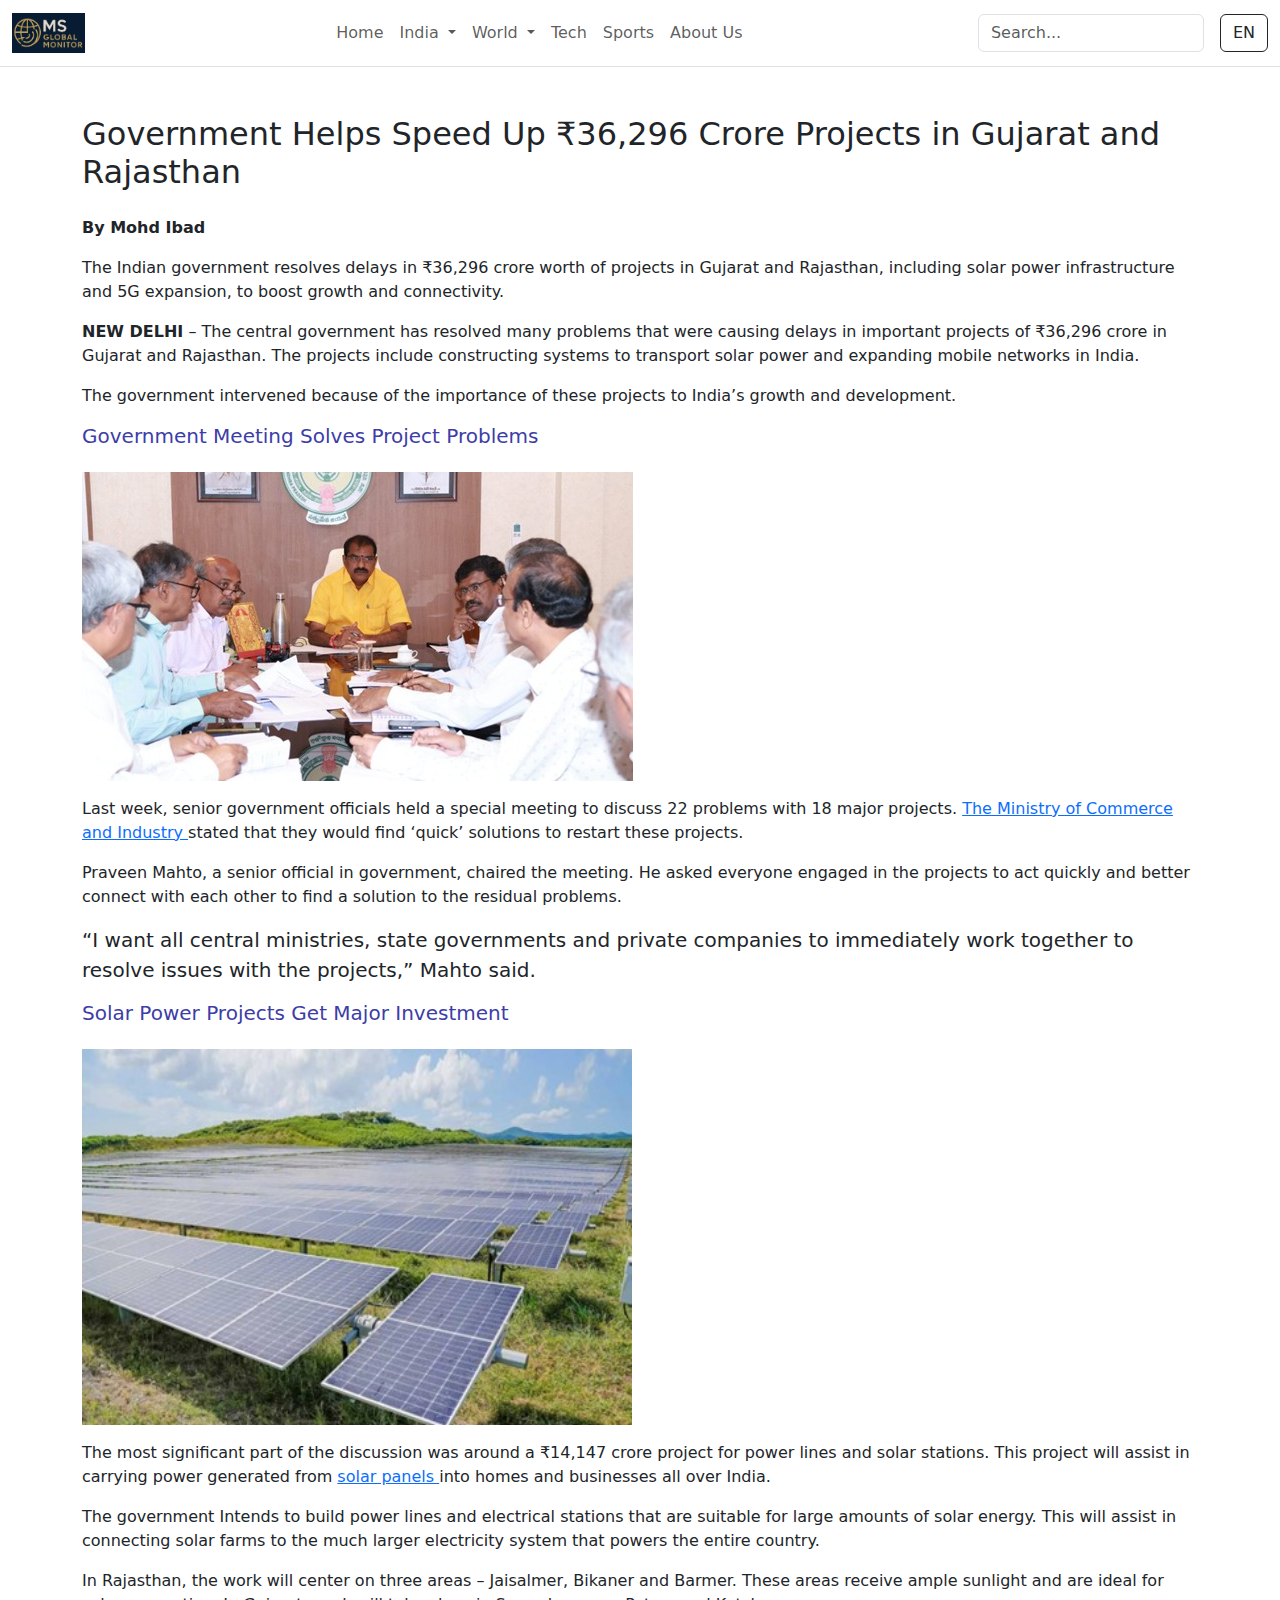
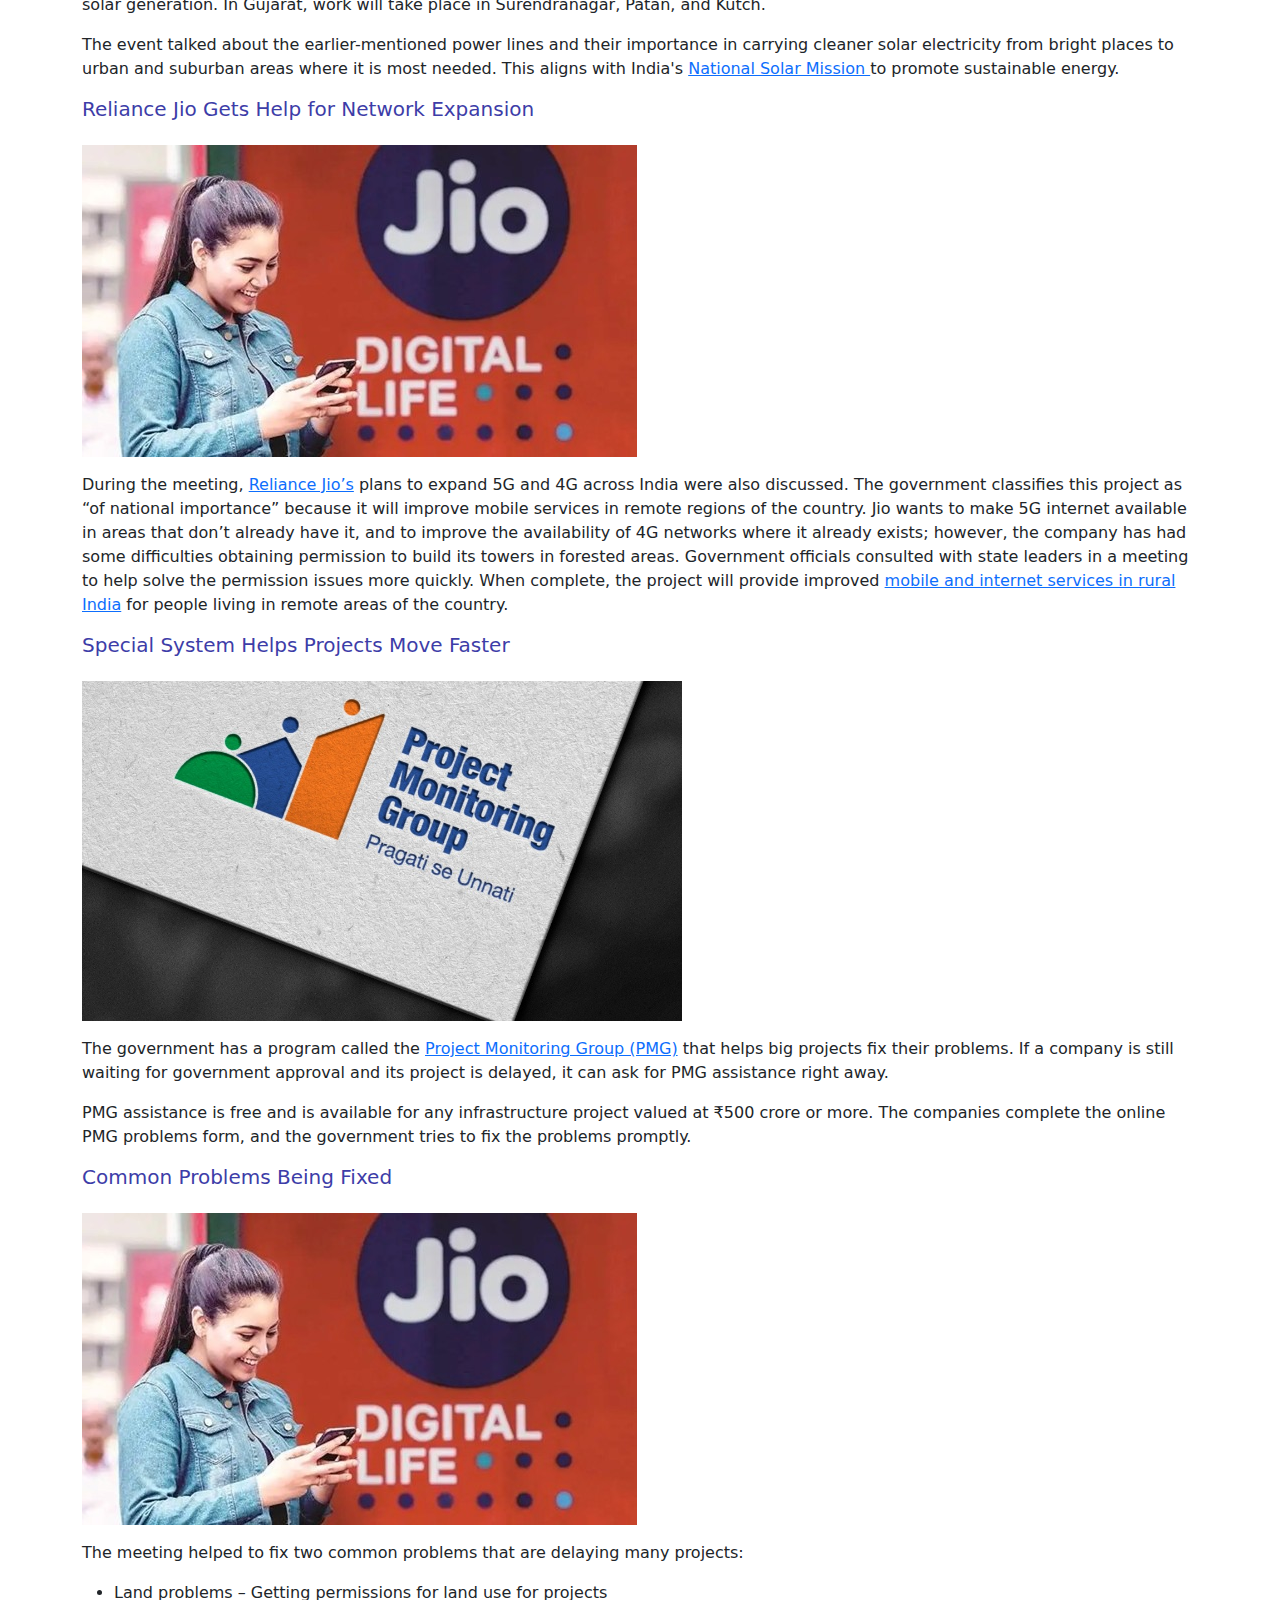
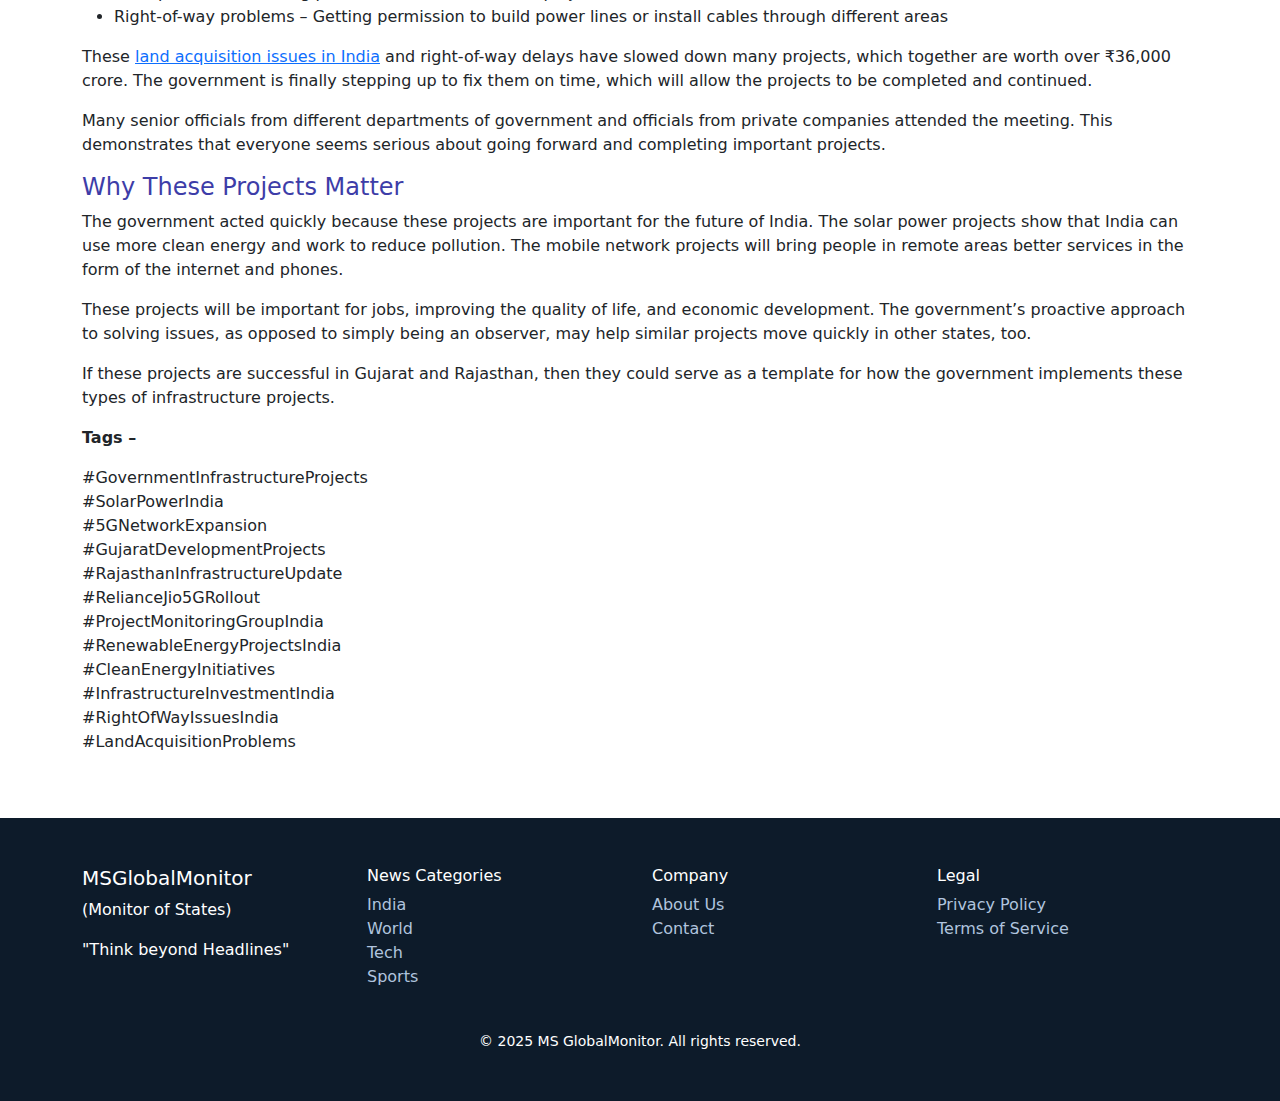
<file: India-MU.html>
<!DOCTYPE html>
<html lang="en">

<head>
    <meta charset="UTF-8" />
    <meta name="viewport" content="width=device-width, initial-scale=1.0" />
    <title>India's Morning Updates</title>

    <!-- Bootstrap & Icons -->
    <link href="https://cdn.jsdelivr.net/npm/bootstrap@5.3.0/dist/css/bootstrap.min.css" rel="stylesheet" />
    <link href="https://cdn.jsdelivr.net/npm/bootstrap-icons@1.10.5/font/bootstrap-icons.css" rel="stylesheet" />
    <link rel="stylesheet" href="index.css">
</head>

<body>

    <!-- Navbar -->
    <nav class="navbar navbar-expand-lg navbar-light bg-white border-bottom">
        <div class="container-fluid">
            <a class="navbar-brand fw-bold category-card" href="index.html">
                <img src="img3.jpeg" alt="MS Global Monitor Logo" height="40">
            </a>
            <!-- Navigation links & search -->
            <ul class="navbar-nav mx-auto">
                <li class="nav-item"><a class="nav-link" href="index.html">Home</a></li>

                <!-- India Dropdown -->
                <li class="nav-item dropdown">
                    <a class="nav-link dropdown-toggle" href="#" id="indiaDropdown" role="button"
                        data-bs-toggle="dropdown" aria-expanded="false">
                        India
                    </a>
                    <ul class="dropdown-menu" aria-labelledby="indiaDropdown">
                        <li><a class="dropdown-item" href="#">Morning Updates</a></li>
                        <li><a class="dropdown-item" href="#">Politics</a></li>
                    </ul>
                </li>

                <!-- World Dropdown -->
                <li class="nav-item dropdown">
                    <a class="nav-link dropdown-toggle" href="#" id="worldDropdown" data-bs-toggle="dropdown"
                        aria-expanded="false">
                        World
                    </a>
                    <ul class="dropdown-menu" aria-labelledby="worldDropdown">

                        <!-- Global South submenu -->
                        <li class="dropdown-submenu">
                            <a class="dropdown-item dropdown-toggle" href="#" id="frontlinesToggle">
                                Frontlines
                            </a>
                            <ul class="dropdown-menu" aria-labelledby="frontlinesToggle">
                                <li><a class="dropdown-item" href="#">Conflict Zones</a></li>
                                <li><a class="dropdown-item" href="flashPoint-1.html">Flash Point</a></li>
                            </ul>
                        </li>

                        <li><a class="dropdown-item" href="globalSouth.html">Global South</a></li>

                        <!-- Geo‑Economics submenu -->
                        <li class="dropdown-submenu">
                            <a class="dropdown-item dropdown-toggle" href="#" id="geoEconToggle">
                                Geo Economics
                            </a>
                            <ul class="dropdown-menu" aria-labelledby="geoEconToggle">
                                <li><a class="dropdown-item" href="#">Sanctions</a></li>
                                <li><a class="dropdown-item" href="#">Trade War</a></li>
                            </ul>
                        </li>

                        <!-- Diplomatic Games submenu -->
                        <li class="dropdown-submenu">
                            <a class="dropdown-item dropdown-toggle" href="#" id="dipGamesToggle">
                                Diplomatic Games
                            </a>
                            <ul class="dropdown-menu" aria-labelledby="dipGamesToggle">
                                <li><a class="dropdown-item" href="#">Summits</a></li>
                                <li><a class="dropdown-item" href="#">Alliances</a></li>
                                <li><a class="dropdown-item" href="#">Speeches</a></li>
                            </ul>
                        </li>

                        <!-- Deep State Brief submenu -->
                        <li class="dropdown-submenu">
                            <a class="dropdown-item dropdown-toggle" href="#" id="deepStateToggle">
                                Deep State Brief
                            </a>
                            <ul class="dropdown-menu" aria-labelledby="deepStateToggle">
                                <li><a class="dropdown-item" href="#">Military Strategy</a></li>
                                <li><a class="dropdown-item" href="#">Intelligence</a></li>
                                <li><a class="dropdown-item" href="#">Cyber Warfare</a></li>
                            </ul>
                        </li>
                    </ul>
                </li>

                <li class="nav-item"><a class="nav-link" href="#">Tech</a></li>
                <li class="nav-item"><a class="nav-link" href="#">Sports</a></li>
                <li class="nav-item"><a class="nav-link" href="#about-us-footer">About Us</a></li>
            </ul>

            <!-- Search and Language -->
            <form class="d-flex align-items-center gap-2" role="search">
                <input class="form-control me-2" type="search" placeholder="Search..." aria-label="Search">
                <button class="btn btn-outline-dark" type="submit">EN</button>
            </form>
        </div>
        </div>
    </nav>

     <!-- Full Article Section -->
<section class="container py-5">
  <h2 class="mb-4">Government Helps Speed Up ₹36,296 Crore Projects in Gujarat and Rajasthan</h2>
  <p><strong>By Mohd Ibad</strong></p>

  
  <p>The Indian government resolves delays in ₹36,296 crore worth of projects in Gujarat and Rajasthan, including solar power infrastructure and 5G expansion, to boost growth and connectivity.</p>
  
  <p><strong>NEW DELHI</strong> – The central government has resolved many problems that were causing delays in important projects of ₹36,296 crore in Gujarat and Rajasthan. The projects include constructing systems to transport solar power and expanding mobile networks in India.</p>
  
  <p>The government intervened because of the importance of these projects to India’s growth and development.</p>
  
  <h5 style="color: rgb(61, 61, 168);">Government Meeting Solves Project Problems</h5>
  <img src="India-1.jpg" alt="Government Meeting" class="img-fluid my-3" />
  <p>Last week, senior government officials held a special meeting to discuss 22 problems with 18 major projects. <a href="https://www.commerce.gov.in/" target="_blank"> The Ministry of Commerce and Industry </a> stated that they would find ‘quick’ solutions to restart these projects.</p>

  <p>Praveen Mahto, a senior official in government, chaired the meeting. He asked everyone engaged in the projects to act quickly and better connect with each other to find a solution to the residual problems.</p>

  <blockquote class="blockquote">
    <p>“I want all central ministries, state governments and private companies to immediately work together to resolve issues with the projects,” Mahto said.</p>
  </blockquote>

  <h5 style="color: rgb(61, 61, 168);">Solar Power Projects Get Major Investment</h5>
  <img src="India-2.jpg" alt="Solar Power Projects" style="width: 550px;" class="img-fluid my-3" />
  <p>The most significant part of the discussion was around a ₹14,147 crore project for power lines and solar stations. This project will assist in carrying power generated from <a href="https://mnre.gov.in/en/policies-and-regulations/schemes-and-guidelines/schemes/" target="_blank"> solar panels </a> into homes and businesses all over India.</p>

  <p>The government Intends to build power lines and electrical stations that are suitable for large amounts of solar energy. This will assist in connecting solar farms to the much larger electricity system that powers the entire country.</p>

  <p>In Rajasthan, the work will center on three areas – Jaisalmer, Bikaner and Barmer. These areas receive ample sunlight and are ideal for solar generation. In Gujarat, work will take place in Surendranagar, Patan, and Kutch.</p>

  <p>The event talked about the earlier-mentioned power lines and their importance in carrying cleaner solar electricity from bright places to urban and suburban areas where it is most needed. This aligns with India's <a href="https://www.india.gov.in/spotlight/national-solar-mission" target="_blank"> National Solar Mission </a> to promote sustainable energy.</p>

  <h5 style="color: rgb(61, 61, 168);">Reliance Jio Gets Help for Network Expansion</h5>
  <img src="India-3.jpg" alt="Jio 5G Expansion" class="img-fluid my-3" />
  <p>During the meeting, <a href="https://www.jio.com/">Reliance Jio’s</a> plans to expand 5G and 4G across India were also discussed.  The government classifies this project as “of national importance” because it will improve mobile services in remote regions of the country. Jio wants to make 5G internet available in areas that don’t already have it, and to improve the availability of 4G networks where it already exists; however, the company has had some difficulties obtaining permission to build its towers in forested areas. Government officials consulted with state leaders in a meeting to help solve the permission issues more quickly. When complete, the project will provide improved <a href="https://www.meity.gov.in/digital-india/rural-connectivity" target="_blank">mobile and internet services in rural India</a> for people living in remote areas of the country.</p>

  <h5 style="color: rgb(61, 61, 168);">Special System Helps Projects Move Faster</h5>
  <img src="India-4.jpg" alt="System Helps Projects" style="width: 600px;" class="img-fluid my-3" />
  <p>The government has a program called the <a href="https://pmg.dpiit.gov.in/" target="_blank">Project Monitoring Group (PMG)</a> that helps big projects fix their problems. If a company is still waiting for government approval and its project is delayed, it can ask for PMG assistance right away.</p>

  <p>PMG assistance is free and is available for any infrastructure project valued at ₹500 crore or more. The companies complete the online PMG problems form, and the government tries to fix the problems promptly.</p>

  <h5 style="color: rgb(61, 61, 168);">Common Problems Being Fixed</h5>
  <img src="India-3.jpg" alt="Jio 5G Expansion" class="img-fluid my-3" />
  <p>The meeting helped to fix two common problems that are delaying many projects:</p>
  <ul>
    <li>Land problems – Getting permissions for land use for projects</li>
    <li>Right-of-way problems – Getting permission to build power lines or install cables through different areas</li>
  </ul>

  <p>These <a href="https://prsindia.org/policy/land-acquisition" target="_blank">land acquisition issues in India</a> and right-of-way delays have slowed down many projects, which together are worth over ₹36,000 crore. The government is finally stepping up to fix them on time, which will allow the projects to be completed and continued.</p>

  <p>Many senior officials from different departments of government and officials from private companies attended the meeting. This demonstrates that everyone seems serious about going forward and completing important projects.</p>

  <h4 style="color: rgb(61, 61, 168);">Why These Projects Matter</h4>
  <p>The government acted quickly because these projects are important for the future of India. The solar power projects show that India can use more clean energy and work to reduce pollution. The mobile network projects will bring people in remote areas better services in the form of the internet and phones.</p>

  <p>These projects will be important for jobs, improving the quality of life, and economic development. The government’s proactive approach to solving issues, as opposed to simply being an observer, may help similar projects move quickly in other states, too.</p>

  <p>If these projects are successful in Gujarat and Rajasthan, then they could serve as a template for how the government implements these types of infrastructure projects.</p>

  <p><strong>Tags –</strong></p>
  <p>
    #GovernmentInfrastructureProjects <br/>
    #SolarPowerIndia <br/>
    #5GNetworkExpansion <br/>
    #GujaratDevelopmentProjects <br/>
    #RajasthanInfrastructureUpdate <br/>
    #RelianceJio5GRollout <br/>
    #ProjectMonitoringGroupIndia <br/>
    #RenewableEnergyProjectsIndia <br/>
    #CleanEnergyInitiatives <br/>
    #InfrastructureInvestmentIndia <br/>
    #RightOfWayIssuesIndia <br/>
    #LandAcquisitionProblems
  </p>
</section>

    <!-- Footer -->
    <footer id="about-us-footer" class="footer py-5">
        <div class="container">
            <div class="row">
                <div class="col-md-3">
                    <h5>MSGlobalMonitor</h5>
                    <p>(Monitor of States)</p>
                    <p>"Think beyond Headlines"</p>
                </div>
                <div class="col-md-3">
                    <h6>News Categories</h6>
                    <ul class="list-unstyled">
                        <li><a href="#">India</a></li>
                        <li><a href="#">World</a></li>
                        <li><a href="#">Tech</a></li>
                        <li><a href="#">Sports</a></li>
                    </ul>
                </div>
                <div class="col-md-3">
                    <h6>Company</h6>
                    <ul class="list-unstyled">
                        <li><a href="aboutUs.html">About Us</a></li>
                        <li><a href="#">Contact</a></li>
                    </ul>
                </div>
                <div class="col-md-3">
                    <h6>Legal</h6>
                    <ul class="list-unstyled">
                        <li><a href="#">Privacy Policy</a></li>
                        <li><a href="#">Terms of Service</a></li>
                    </ul>
                </div>
            </div>
            <div class="text-center pt-4">
                <small>&copy; 2025 MS GlobalMonitor. All rights reserved.</small>
            </div>
        </div>
    </footer>

    <!-- Bootstrap JS -->
    <script src="https://cdn.jsdelivr.net/npm/bootstrap@5.3.0/dist/js/bootstrap.bundle.min.js"></script>
</body>

</html>
</file>
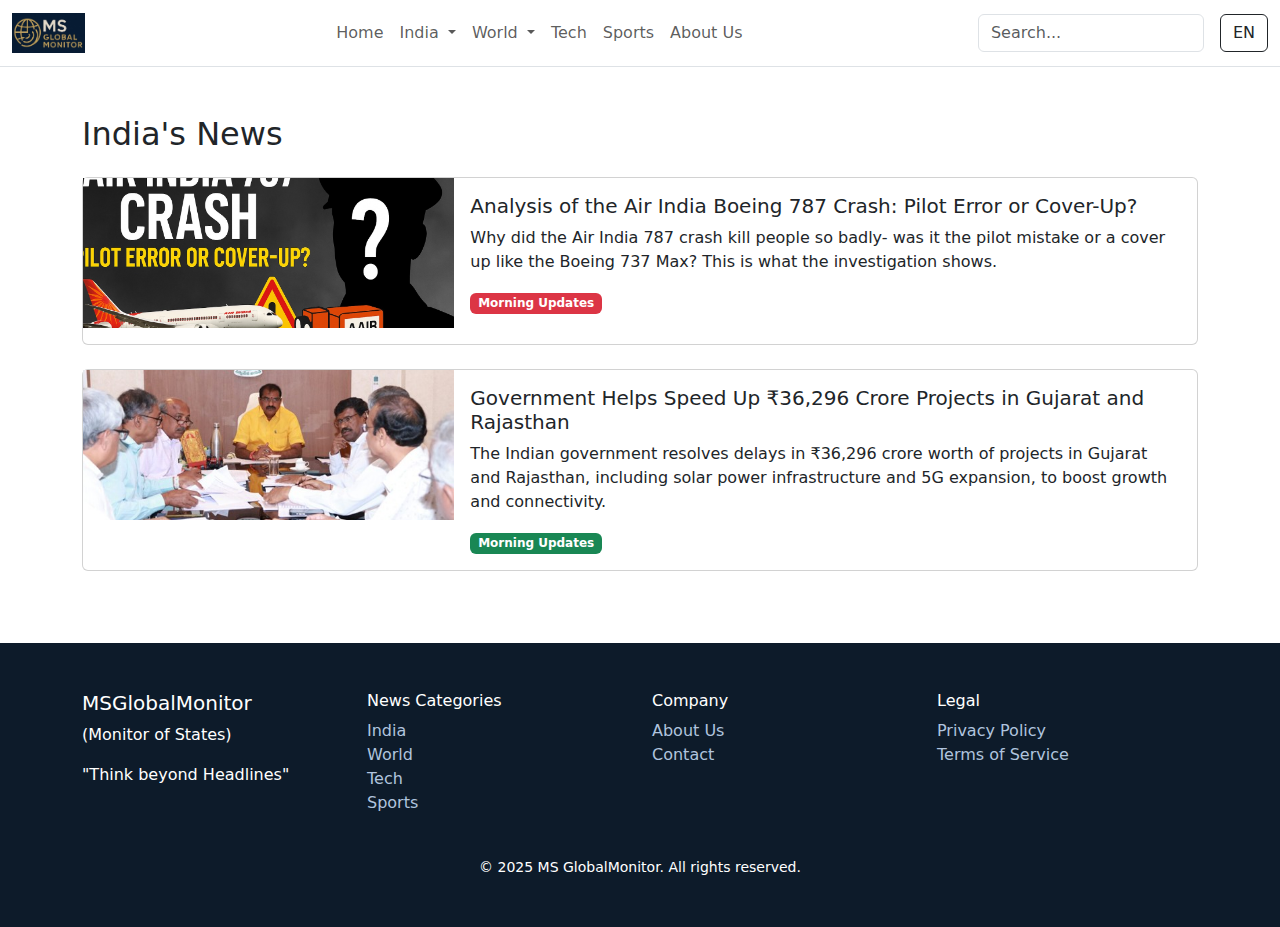
<file: India.html>
<!DOCTYPE html>
<html lang="en">

<head>
  <meta charset="UTF-8" />
  <meta name="viewport" content="width=device-width, initial-scale=1.0" />
  <title>World - MS GlobalMonitor</title>

  <!-- Bootstrap & Icons -->
  <link href="https://cdn.jsdelivr.net/npm/bootstrap@5.3.0/dist/css/bootstrap.min.css" rel="stylesheet" />
  <link href="https://cdn.jsdelivr.net/npm/bootstrap-icons@1.10.5/font/bootstrap-icons.css" rel="stylesheet" />
  <link rel="stylesheet" href="index.css">
  <script src="index.js"></script>
</head>

<body>
  <!-- Navbar -->
  <nav class="navbar navbar-expand-lg navbar-light bg-white border-bottom">
    <div class="container-fluid">
      <a class="navbar-brand fw-bold category-card" href="index.html">
        <img src="img3.jpeg" alt="MS Global Monitor Logo" height="40">
      </a>
      <!-- Navigation links & search -->
      <ul class="navbar-nav mx-auto">
        <li class="nav-item"><a class="nav-link" href="index.html">Home</a></li>

        <!-- India Dropdown -->
        <li class="nav-item dropdown">
          <a class="nav-link dropdown-toggle" href="#" id="indiaDropdown" role="button" data-bs-toggle="dropdown"
            aria-expanded="false">
            India
          </a>
          <ul class="dropdown-menu" aria-labelledby="indiaDropdown">
            <li><a class="dropdown-item" href="morningUpdates.html">Morning Updates</a></li>
            <li><a class="dropdown-item" href="#">Politics</a></li>
          </ul>
        </li>

        <!-- World Dropdown -->
        <li class="nav-item dropdown">
          <a class="nav-link dropdown-toggle" href="#" id="worldDropdown" data-bs-toggle="dropdown"
            aria-expanded="false">
            World
          </a>
          <ul class="dropdown-menu" aria-labelledby="worldDropdown">
            
            <!-- Frontlines submenu -->
            <li class="dropdown-submenu">
              <a class="dropdown-item dropdown-toggle" href="#" id="frontlinesToggle">
                Frontlines
              </a>
              <ul class="dropdown-menu" aria-labelledby="frontlinesToggle">
                <li><a class="dropdown-item" href="conflictZone.html">Conflict Zones</a></li>
                <li><a class="dropdown-item" href="flashPoint-1.html">Flash Point</a></li>
              </ul>
            </li>
            
            <!-- Global South submenu -->
            <li><a class="dropdown-item" href="globalSouth.html">Global South</a></li>

            <!-- Geo‑Economics submenu -->
            <li class="dropdown-submenu">
              <a class="dropdown-item dropdown-toggle" href="#" id="geoEconToggle">
                Geo Economics
              </a>
              <ul class="dropdown-menu" aria-labelledby="geoEconToggle">
                <li><a class="dropdown-item" href="#">Sanctions</a></li>
                <li><a class="dropdown-item" href="#">Trade War</a></li>
              </ul>
            </li>

            <!-- Diplomatic Games submenu -->
            <li class="dropdown-submenu">
              <a class="dropdown-item dropdown-toggle" href="#" id="dipGamesToggle">
                Diplomatic Games
              </a>
              <ul class="dropdown-menu" aria-labelledby="dipGamesToggle">
                <li><a class="dropdown-item" href="#">Summits</a></li>
                <li><a class="dropdown-item" href="#">Alliances</a></li>
                <li><a class="dropdown-item" href="#">Speeches</a></li>
              </ul>
            </li>

            <!-- Deep State Brief submenu -->
            <li class="dropdown-submenu">
              <a class="dropdown-item dropdown-toggle" href="#" id="deepStateToggle">
                Deep State Brief
              </a>
              <ul class="dropdown-menu" aria-labelledby="deepStateToggle">
                <li><a class="dropdown-item" href="#">Military Strategy</a></li>
                <li><a class="dropdown-item" href="#">Intelligence</a></li>
                <li><a class="dropdown-item" href="#">Cyber Warfare</a></li>
              </ul>
            </li>
          </ul>
        </li>

        <li class="nav-item"><a class="nav-link" href="#">Tech</a></li>
        <li class="nav-item"><a class="nav-link" href="#">Sports</a></li>
        <li class="nav-item"><a class="nav-link" href="#about-us-footer">About Us</a></li>
      </ul>

      <!-- Search and Language -->
      <form class="d-flex align-items-center gap-2" role="search">
        <input class="form-control me-2" type="search" placeholder="Search..." aria-label="Search">
        <button class="btn btn-outline-dark" type="submit">EN</button>
      </form>
    </div>
    </div>
  </nav>
  <!-- Navbar End -->

  <!-- India Section Articles -->
  <section class="container py-5">
    <h2 class="mb-4">India's News</h2>

    <!-- Add more sections: Conflict Zones, Trade War, Summits, etc. -->

    <!-- Morning Updates 2nd Article -->
    <a href="India-MU-2.html" class="text-decoration-none text-dark">
      <div class="card mb-4">
        <div class="row g-0">
          <div class="col-md-4">
            <img src="airCover.jpeg" style="height: 150px; width: 400px; object-fit: cover;" class="img-fluid mb-3" alt="Global South">
          </div>
          <div class="col-md-8">
            <div class="card-body">
              <h5 class="card-title">Analysis of the Air India Boeing 787 Crash: Pilot Error or Cover-Up?</h5>
              <p class="card-text">Why did the Air India 787 crash kill people so badly- was it the pilot mistake or a cover up like the Boeing 737 Max? This is what the investigation shows.</p>
              <span class="badge bg-danger">Morning Updates</span>
            </div>
          </div>
        </div>
      </div>
    </a>

    <!-- Morning Updates 1st Article -->
    <a href="India-MU-1.html" class="text-decoration-none text-dark">
      <div class="card mb-4">
        <div class="row g-0">
          <div class="col-md-4">
            <img src="India-1.jpg" style="height: 150px; width: 400px; object-fit: cover;" class="img-fluid mb-3" alt="Flash Point">
          </div>
          <div class="col-md-8">
            <div class="card-body">
              <h5 class="card-title">Government Helps Speed Up ₹36,296 Crore Projects in Gujarat and Rajasthan</h5>
              <p class="card-text">The Indian government resolves delays in ₹36,296 crore worth of projects in Gujarat and Rajasthan, including solar power infrastructure and 5G expansion, to boost growth and connectivity.</p>
              <span class="badge bg-success">Morning Updates</span>
            </div>
          </div>
        </div>
      </div>
    </a>

  </section>

  <!-- Footer Start -->
  <footer id="about-us-footer" class="footer py-5">
    <div class="container">
      <div class="row">
        <div class="col-md-3">
          <h5>MSGlobalMonitor</h5>
          <p>(Monitor of States)</p>
          <p>"Think beyond Headlines"</p>
        </div>
        <div class="col-md-3">
          <h6>News Categories</h6>
          <ul class="list-unstyled">
            <li><a href="#">India</a></li>
            <li><a href="#">World</a></li>
            <li><a href="#">Tech</a></li>
            <li><a href="#">Sports</a></li>
          </ul>
        </div>
        <div class="col-md-3">
          <h6>Company</h6>
          <ul class="list-unstyled">
            <li><a href="aboutUs.html">About Us</a></li>
            <li><a href="#">Contact</a></li>
          </ul>
        </div>
        <div class="col-md-3">
          <h6>Legal</h6>
          <ul class="list-unstyled">
            <li><a href="#">Privacy Policy</a></li>
            <li><a href="#">Terms of Service</a></li>
          </ul>
        </div>
      </div>
      <div class="text-center pt-4">
        <small>&copy; 2025 MS GlobalMonitor. All rights reserved.</small>
      </div>
    </div>
  </footer>
  <!-- Footer End -->

  <!-- Bootstrap JS -->
  <script src="https://cdn.jsdelivr.net/npm/bootstrap@5.3.0/dist/js/bootstrap.bundle.min.js"></script>
</body>

</html>
</file>
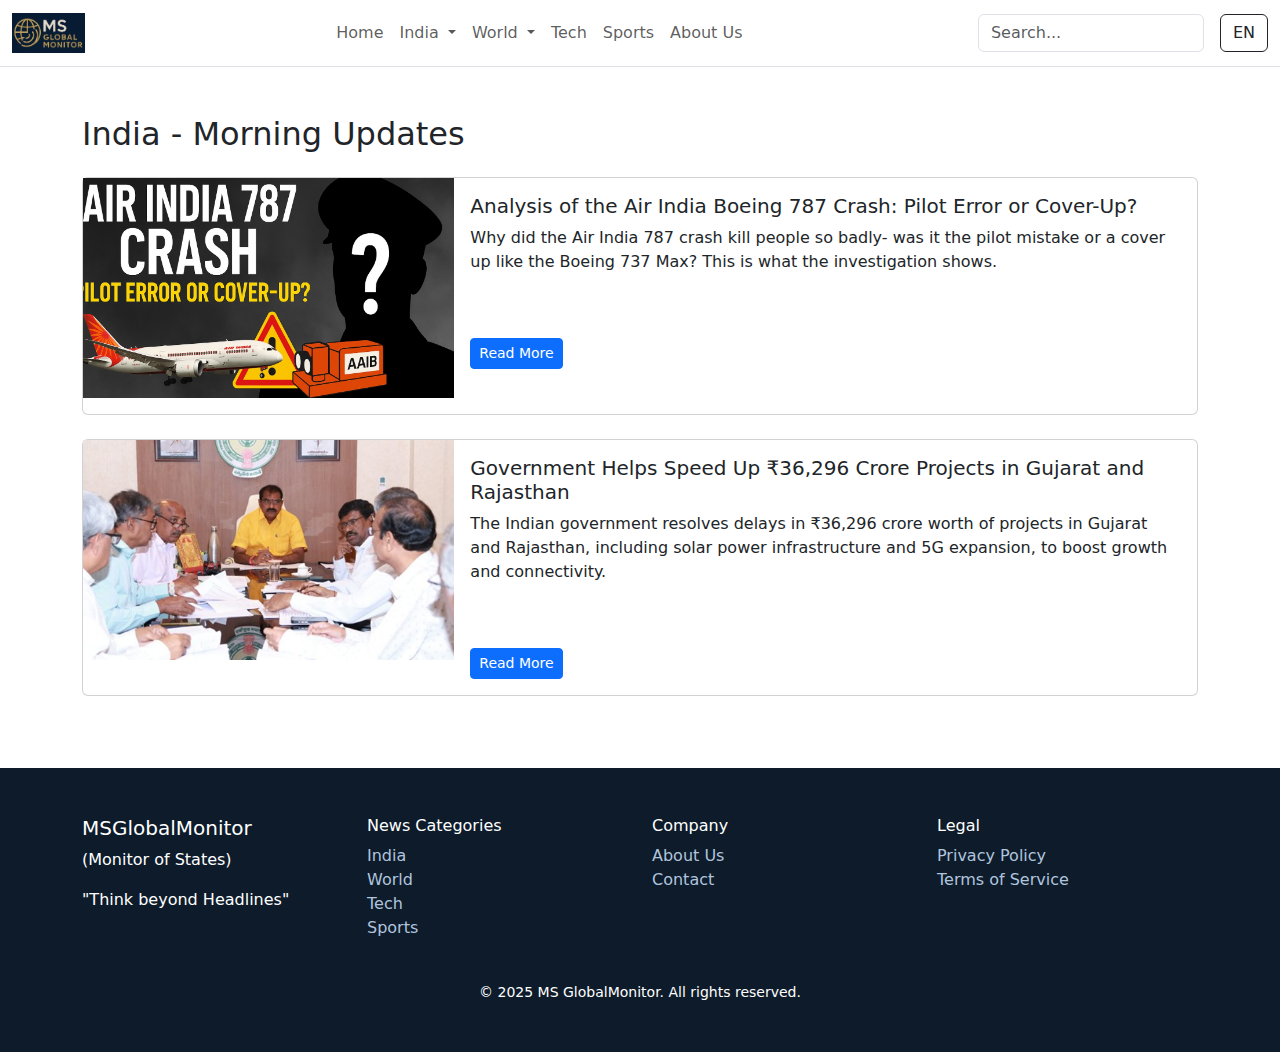
<file: morningUpdates.html>
<!DOCTYPE html>
<html lang="en">

<head>
  <meta charset="UTF-8" />
  <meta name="viewport" content="width=device-width, initial-scale=1.0" />
  <title>India - Morning Updates</title>

  <!-- Bootstrap & Icons -->
  <link href="https://cdn.jsdelivr.net/npm/bootstrap@5.3.0/dist/css/bootstrap.min.css" rel="stylesheet" />
  <link href="https://cdn.jsdelivr.net/npm/bootstrap-icons@1.10.5/font/bootstrap-icons.css" rel="stylesheet" />
  <link rel="stylesheet" href="index.css">
  <script src="index.js"></script>
</head>

<body>
  <!-- Navbar -->
  <nav class="navbar navbar-expand-lg navbar-light bg-white border-bottom">
    <div class="container-fluid">
      <a class="navbar-brand fw-bold category-card" href="index.html">
        <img src="img3.jpeg" alt="MS Global Monitor Logo" height="40">
      </a>
      <!-- Navigation links & search -->
      <ul class="navbar-nav mx-auto">
        <li class="nav-item"><a class="nav-link" href="index.html">Home</a></li>

        <!-- India Dropdown -->
        <li class="nav-item dropdown">
          <a class="nav-link dropdown-toggle" href="#" id="indiaDropdown" role="button" data-bs-toggle="dropdown"
            aria-expanded="false">
            India
          </a>
          <ul class="dropdown-menu" aria-labelledby="indiaDropdown">
            <li><a class="dropdown-item" href="#">Morning Updates</a></li>
            <li><a class="dropdown-item" href="#">Politics</a></li>
          </ul>
        </li>

        <!-- World Dropdown -->
        <li class="nav-item dropdown">
          <a class="nav-link dropdown-toggle" href="#" id="worldDropdown" data-bs-toggle="dropdown"
            aria-expanded="false">
            World
          </a>
          <ul class="dropdown-menu" aria-labelledby="worldDropdown">
            
            <!-- Frontlines submenu -->
            <li class="dropdown-submenu">
              <a class="dropdown-item dropdown-toggle" href="#" id="frontlinesToggle">
                Frontlines
              </a>
              <ul class="dropdown-menu" aria-labelledby="frontlinesToggle">
                <li><a class="dropdown-item" href="#">Conflict Zones</a></li>
                <li><a class="dropdown-item" href="flashPoint-1.html">Flash Point</a></li>
              </ul>
            </li>
            
            <!-- Global South submenu -->
            <li><a class="dropdown-item" href="globalSouth.html">Global South</a></li>

            <!-- Geo‑Economics submenu -->
            <li class="dropdown-submenu">
              <a class="dropdown-item dropdown-toggle" href="#" id="geoEconToggle">
                Geo Economics
              </a>
              <ul class="dropdown-menu" aria-labelledby="geoEconToggle">
                <li><a class="dropdown-item" href="#">Sanctions</a></li>
                <li><a class="dropdown-item" href="#">Trade War</a></li>
              </ul>
            </li>

            <!-- Diplomatic Games submenu -->
            <li class="dropdown-submenu">
              <a class="dropdown-item dropdown-toggle" href="#" id="dipGamesToggle">
                Diplomatic Games
              </a>
              <ul class="dropdown-menu" aria-labelledby="dipGamesToggle">
                <li><a class="dropdown-item" href="#">Summits</a></li>
                <li><a class="dropdown-item" href="#">Alliances</a></li>
                <li><a class="dropdown-item" href="#">Speeches</a></li>
              </ul>
            </li>

            <!-- Deep State Brief submenu -->
            <li class="dropdown-submenu">
              <a class="dropdown-item dropdown-toggle" href="#" id="deepStateToggle">
                Deep State Brief
              </a>
              <ul class="dropdown-menu" aria-labelledby="deepStateToggle">
                <li><a class="dropdown-item" href="#">Military Strategy</a></li>
                <li><a class="dropdown-item" href="#">Intelligence</a></li>
                <li><a class="dropdown-item" href="#">Cyber Warfare</a></li>
              </ul>
            </li>
          </ul>
        </li>

        <li class="nav-item"><a class="nav-link" href="#">Tech</a></li>
        <li class="nav-item"><a class="nav-link" href="#">Sports</a></li>
        <li class="nav-item"><a class="nav-link" href="#about-us-footer">About Us</a></li>
      </ul>

      <!-- Search and Language -->
      <form class="d-flex align-items-center gap-2" role="search">
        <input class="form-control me-2" type="search" placeholder="Search..." aria-label="Search">
        <button class="btn btn-outline-dark" type="submit">EN</button>
      </form>
    </div>
    </div>
  </nav>
  <!-- Navbar End -->

  <!-- India Section Articles -->
  <section class="container py-5">
    <h2 class="mb-4">India - Morning Updates</h2>

    <!-- Add more news: Morning Updates -->

    <!-- Morning Update 2nd Article -->
    <div class="card mb-4">
  <div class="row g-0">
    <div class="col-md-4">
      <img src="airCover.jpeg" style="height: 220px; width: 400px; object-fit: cover;" class="img-fluid mb-3" alt="AirIndia accident Cover">
    </div>
    <div class="col-md-8">
      <div class="card-body">
        <h5 class="card-title">Analysis of the Air India Boeing 787 Crash: Pilot Error or Cover-Up?</h5>
        <p class="card-text">Why did the Air India 787 crash kill people so badly- was it the pilot mistake or a cover up like the Boeing 737 Max? This is what the investigation shows.</p>
        <br><br>
        <a href="India-MU-2.html" class="btn btn-sm btn-primary">Read More</a>
      </div>
    </div>
  </div>
</div>

<!-- Morning Update 1st Article -->
    <div class="card mb-4">
  <div class="row g-0">
    <div class="col-md-4">
      <img src="India-1.jpg" style="height: 220px; width: 400px; object-fit: cover;" class="img-fluid mb-3" alt="Govt meet">
    </div>
    <div class="col-md-8">
      <div class="card-body">
        <h5 class="card-title">Government Helps Speed Up ₹36,296 Crore Projects in Gujarat and Rajasthan</h5>
        <p class="card-text">The Indian government resolves delays in ₹36,296 crore worth of projects in Gujarat and Rajasthan, including solar power infrastructure and 5G expansion, to boost growth and connectivity.</p>
        <br><br>
        <a href="India-MU-1.html" class="btn btn-sm btn-primary">Read More</a>
      </div>
    </div>
  </div>
</div>

  </section>

  <!-- Footer Start -->
  <footer id="about-us-footer" class="footer py-5">
    <div class="container">
      <div class="row">
        <div class="col-md-3">
          <h5>MSGlobalMonitor</h5>
          <p>(Monitor of States)</p>
          <p>"Think beyond Headlines"</p>
        </div>
        <div class="col-md-3">
          <h6>News Categories</h6>
          <ul class="list-unstyled">
            <li><a href="#">India</a></li>
            <li><a href="#">World</a></li>
            <li><a href="#">Tech</a></li>
            <li><a href="#">Sports</a></li>
          </ul>
        </div>
        <div class="col-md-3">
          <h6>Company</h6>
          <ul class="list-unstyled">
            <li><a href="aboutUs.html">About Us</a></li>
            <li><a href="#">Contact</a></li>
          </ul>
        </div>
        <div class="col-md-3">
          <h6>Legal</h6>
          <ul class="list-unstyled">
            <li><a href="#">Privacy Policy</a></li>
            <li><a href="#">Terms of Service</a></li>
          </ul>
        </div>
      </div>
      <div class="text-center pt-4">
        <small>&copy; 2025 MS GlobalMonitor. All rights reserved.</small>
      </div>
    </div>
  </footer>
  <!-- Footer End -->

  <!-- Bootstrap JS -->
  <script src="https://cdn.jsdelivr.net/npm/bootstrap@5.3.0/dist/js/bootstrap.bundle.min.js"></script>
</body>

</html>
</file>
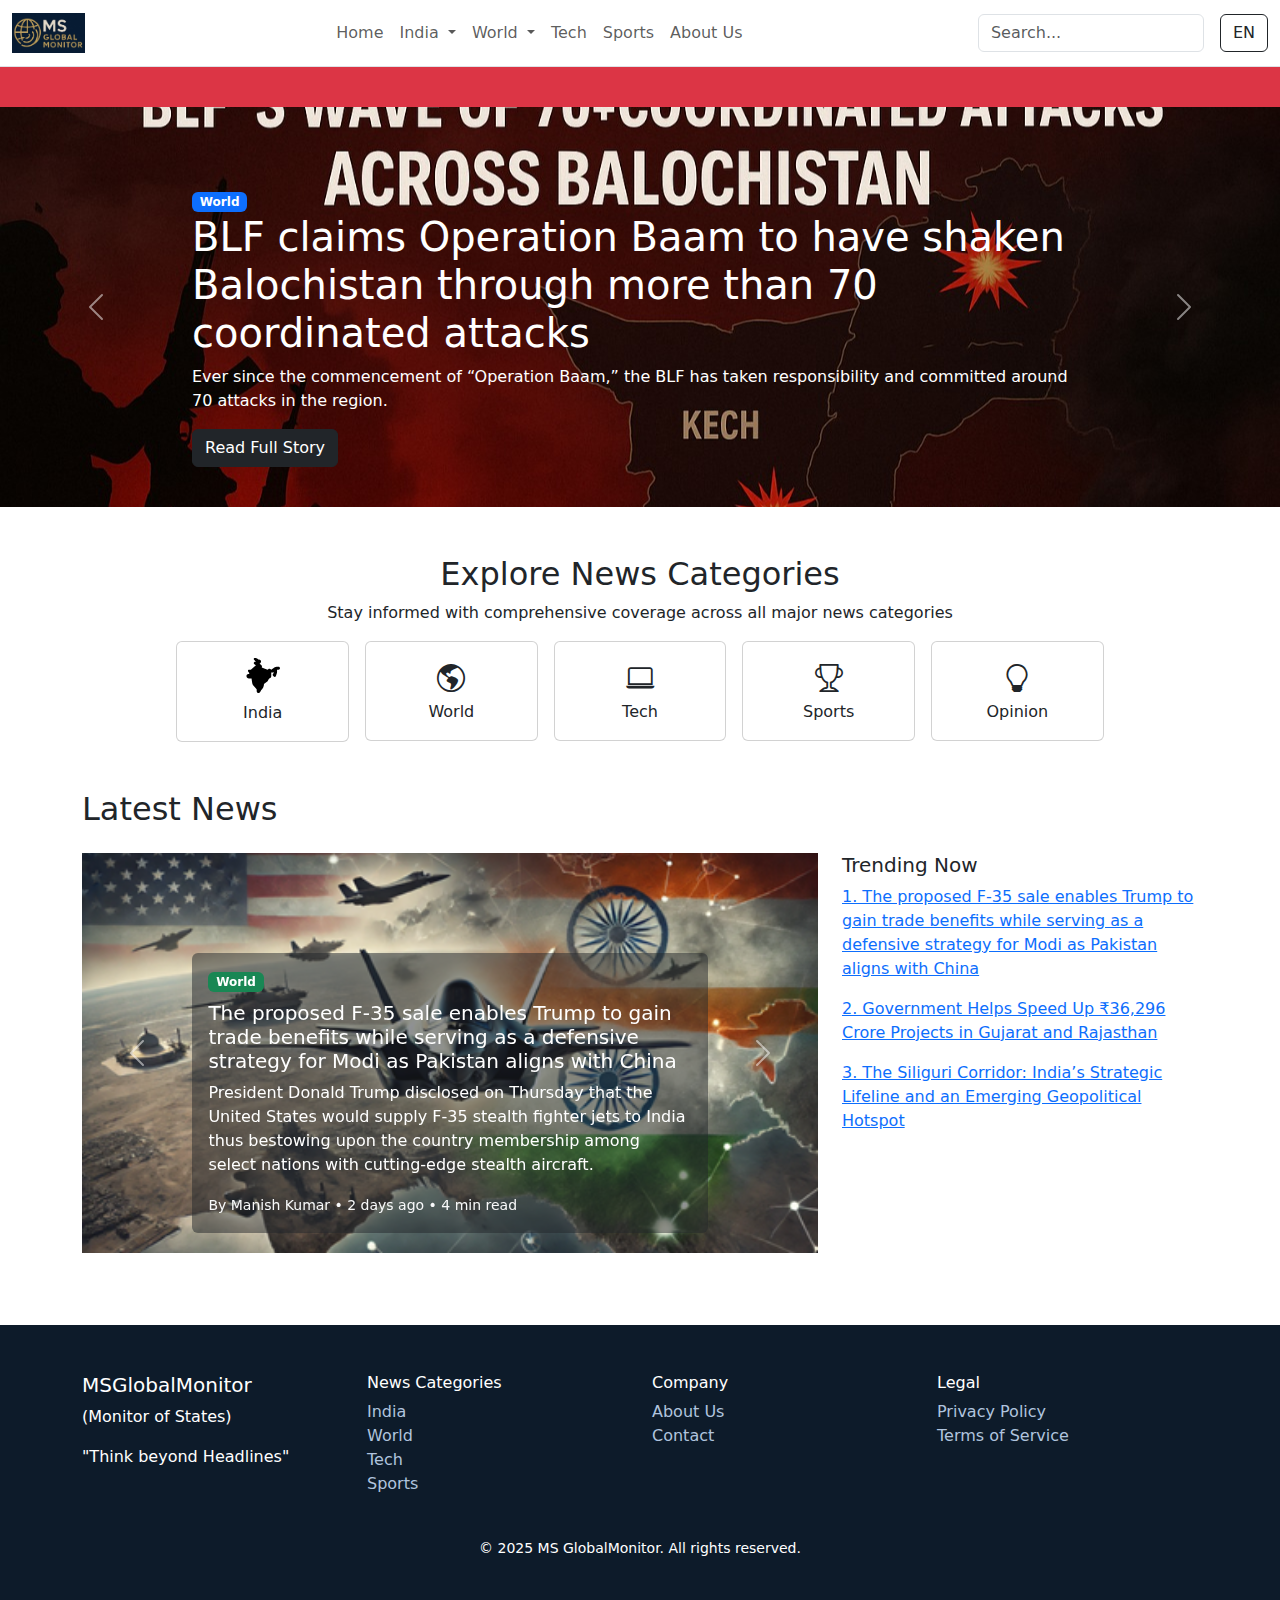
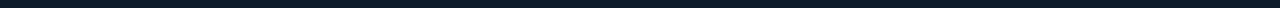
<file: Opinion.html>
<!DOCTYPE html>
<html lang="en">

<head>
  <meta charset="UTF-8" />
  <meta name="viewport" content="width=device-width, initial-scale=1.0" />
  <title>MS GlobalMonitor</title>

  <!-- Bootstrap & Icons -->
  <link href="https://cdn.jsdelivr.net/npm/bootstrap@5.3.0/dist/css/bootstrap.min.css" rel="stylesheet" />
  <link href="https://cdn.jsdelivr.net/npm/bootstrap-icons@1.10.5/font/bootstrap-icons.css" rel="stylesheet" />
  <link rel="stylesheet" href="index.css">
  <script src="index.js"></script>
</head>

<body>

  <!-- Navbar -->
  <nav class="navbar navbar-expand-lg navbar-light bg-white border-bottom">
    <div class="container-fluid">
      <a class="navbar-brand fw-bold category-card" href="#">
        <img src="img3.jpeg" alt="MS Global Monitor Logo" height="40">
      </a>
      <!-- Navigation links & search -->
      <ul class="navbar-nav mx-auto">
        <li class="nav-item"><a class="nav-link" href="#">Home</a></li>

        <!-- India Dropdown -->
        <li class="nav-item dropdown">
          <a class="nav-link dropdown-toggle" href="#" id="indiaDropdown" role="button" data-bs-toggle="dropdown"
            aria-expanded="false">
            India
          </a>
          <ul class="dropdown-menu" aria-labelledby="indiaDropdown">
            <li><a class="dropdown-item" href="morningUpdates.html">Morning Updates</a></li>
            <li><a class="dropdown-item" href="#">Politics</a></li>
            <li><a class="dropdown-item" href="#">Opinion</a></li>
          </ul>
        </li>

        <!-- World Dropdown -->
        <li class="nav-item dropdown">
          <a class="nav-link dropdown-toggle" href="#" id="worldDropdown" data-bs-toggle="dropdown"
            aria-expanded="false">
            World
          </a>
          <ul class="dropdown-menu" aria-labelledby="worldDropdown">
            
            <!-- Frontlines submenu -->
            <li class="dropdown-submenu">
              <a class="dropdown-item dropdown-toggle" href="#" id="frontlinesToggle">
                Frontlines
              </a>
              <ul class="dropdown-menu" aria-labelledby="frontlinesToggle">
                <li><a class="dropdown-item" href="conflictZone.html">Conflict Zones</a></li>
                <li><a class="dropdown-item" href="flashPoint-1.html">Flash Point</a></li>
              </ul>
            </li>
            
            <!-- Global South submenu -->
            <li><a class="dropdown-item" href="globalSouth.html">Global South</a></li>

            <!-- Geo‑Economics submenu -->
            <li class="dropdown-submenu">
              <a class="dropdown-item dropdown-toggle" href="#" id="geoEconToggle">
                Geo Economics
              </a>
              <ul class="dropdown-menu" aria-labelledby="geoEconToggle">
                <li><a class="dropdown-item" href="#">Sanctions</a></li>
                <li><a class="dropdown-item" href="#">Trade War</a></li>
              </ul>
            </li>

            <!-- Diplomatic Games submenu -->
            <li class="dropdown-submenu">
              <a class="dropdown-item dropdown-toggle" href="#" id="dipGamesToggle">
                Diplomatic Games
              </a>
              <ul class="dropdown-menu" aria-labelledby="dipGamesToggle">
                <li><a class="dropdown-item" href="#">Summits</a></li>
                <li><a class="dropdown-item" href="#">Alliances</a></li>
                <li><a class="dropdown-item" href="#">Speeches</a></li>
              </ul>
            </li>

            <!-- Deep State Brief submenu -->
            <li class="dropdown-submenu">
              <a class="dropdown-item dropdown-toggle" href="#" id="deepStateToggle">
                Deep State Brief
              </a>
              <ul class="dropdown-menu" aria-labelledby="deepStateToggle">
                <li><a class="dropdown-item" href="#">Military Strategy</a></li>
                <li><a class="dropdown-item" href="#">Intelligence</a></li>
                <li><a class="dropdown-item" href="#">Cyber Warfare</a></li>
              </ul>
            </li>

            <!-- Opinion Submenu -->
             <li><a class="dropdown-item" href="#">Opinion</a></li>
          </ul>
        </li>

        <li class="nav-item"><a class="nav-link" href="#">Tech</a></li>
        <li class="nav-item"><a class="nav-link" href="#">Sports</a></li>
        <li class="nav-item"><a class="nav-link" href="#about-us-footer">About Us</a></li>
      </ul>

      <!-- Search and Language -->
      <form class="d-flex align-items-center gap-2" role="search">
        <input class="form-control me-2" type="search" placeholder="Search..." aria-label="Search">
        <button class="btn btn-outline-dark" type="submit">EN</button>
      </form>
    </div>
    </div>
  </nav>

  <!-- Breaking News -->
  <div class="bg-danger text-white py-2 marquee">
    <span><strong class="badge bg-white text-danger me-2"><b>Breaking News:</b></strong><b>BLF claims Operation Baam to have shaken Balochistan through more than 70 coordinated attacks</b></span>
  </div>

  <!-- Carousel (4 images) -->
  <div id="heroCarousel" class="carousel slide" data-bs-ride="carousel">
    <div class="carousel-inner">
      <div class="carousel-item active text-white"
        style="background: url('CZ1.jpeg') no-repeat center center/cover; height: 400px;">
        <div class="carousel-caption text-start">
          <span class="badge bg-primary">World</span>
          <h1>BLF claims Operation Baam to have shaken Balochistan through more than 70 coordinated attacks</h1>
          <p>Ever since the commencement of “Operation Baam,” the BLF has taken responsibility and committed around 70 attacks in the region.</p>
          <a href="conflictZone-1.html" class="btn btn-dark">Read Full Story</a>
        </div>
      </div>
      <div class="carousel-item text-white"
        style="background: url('GlobalSouth\ 1.jpeg') no-repeat center center/cover; height: 400px;">
        <div class="carousel-caption text-start">
          <span class="badge bg-success">Global South</span>
          <h1>The Siliguri Corridor: India’s Strategic Lifeline and an Emerging Geopolitical Hotspot</h1>
          <a href="globalSouth.html" class="btn btn-dark">Read Full Story</a>
        </div>
      </div>
      <div class="carousel-item text-white"
        style="background: url('https://via.placeholder.com/1200x500/780000/ffffff?text=Slide+3') no-repeat center center/cover; height: 400px;">
        <div class="carousel-caption text-start">
          <span class="badge bg-warning text-dark">Sports</span>
          <h1>Historic Win at National Championships</h1>
          <p>Fans celebrate a memorable season victory.</p>
          <a href="#" class="btn btn-dark">See Highlights</a>
        </div>
      </div>
      <div class="carousel-item text-white"
        style="background: url('https://via.placeholder.com/1200x500/264653/ffffff?text=Slide+4') no-repeat center center/cover; height: 400px;">
        <div class="carousel-caption text-start">
          <span class="badge bg-info text-dark">Tech</span>
          <h1>Government Unveils New Budget</h1>
          <p>Major reforms in education and health sectors announced.</p>
          <a href="#" class="btn btn-dark">Read More</a>
        </div>
      </div>
    </div>
    <button class="carousel-control-prev" type="button" data-bs-target="#heroCarousel" data-bs-slide="prev">
      <span class="carousel-control-prev-icon"></span>
    </button>
    <button class="carousel-control-next" type="button" data-bs-target="#heroCarousel" data-bs-slide="next">
      <span class="carousel-control-next-icon"></span>
    </button>
  </div>

  <!-- Categories -->
  <section class="py-5 text-center">
  <h2>Explore News Categories</h2>
  <p>Stay informed with comprehensive coverage across all major news categories</p>
  <div class="container">
    <div class="row g-3 justify-content-center">

      <!-- India Card -->
      <div class="col-md-2 col-sm-4 category-card">
        <a href="India.html" class="text-decoration-none text-dark">
          <div class="card p-3 text-center">
            <img src="india-map.svg" alt="India Icon" class="svg-icon mb-2 mx-auto d-block">
            <div>India</div>
          </div>
        </a>
      </div>

      <!-- World Card -->
      <div class="col-md-2 col-sm-4 category-card">
        <a href="world.html" class="text-decoration-none text-dark">
          <div class="card p-3 text-center">
            <i class="bi bi-globe-americas fs-3"></i>
            <div>World</div>
          </div>
        </a>
      </div>

      <!-- Tech Card -->
      <div class="col-md-2 col-sm-4 category-card">
        <a href="#" class="text-decoration-none text-dark">
          <div class="card p-3 text-center">
            <i class="bi bi-laptop fs-3"></i>
            <div>Tech</div>
          </div>
        </a>
      </div>

      <!-- Sports Card -->
      <div class="col-md-2 col-sm-4 category-card">
        <a href="#" class="text-decoration-none text-dark">
          <div class="card p-3 text-center">
            <i class="bi bi-trophy fs-3"></i>
            <div>Sports</div>
          </div>
        </a>
      </div>

      <!-- Opinion Card  -->
       <!-- Tech Card -->
      <div class="col-md-2 col-sm-4 category-card">
        <a href="#" class="text-decoration-none text-dark">
          <div class="card p-3 text-center">
            <i class="bi bi-lightbulb fs-3"></i>
            <div>Opinion</div>
          </div>
        </a>
      </div>

    </div>
  </div>
</section>

  <!-- Latest News -->
 <section class="container mb-5">
  <h2 class="mb-4">Latest News</h2>
  <div class="row">
    
    <!-- Left Column: Carousel -->
    <div class="col-md-8">
      <div id="newsCarousel" class="carousel slide mb-4" data-bs-ride="carousel" data-bs-interval="4000">
        <div class="carousel-inner">
          
          <!-- Slide 1 -->
          <div class="carousel-item active">
            <img src="CZ1.jpeg" class="d-block w-100" alt="FlashPoint">
            <div class="carousel-caption d-none d-md-block text-start bg-dark bg-opacity-50 p-3 rounded">
              <span class="badge bg-danger">World</span>
              <a href="conflictZone-1.html" class="text-decoration-none text-white">
              <h5 class="mt-2">BLF claims Operation Baam to have shaken Balochistan through more than 70 coordinated attacks</h5>
              <p>Ever since the commencement of “Operation Baam,” the BLF has taken responsibility and committed around 70 attacks in the region.</p>
              <small class="text-light">By Manish Kumar Barali • 7 hours ago • 5 min read</small>
            </a>
            </div>
          </div>

          <!-- Slide 2 -->
          <div class="carousel-item active">
            <img src="flashPoint1.png" class="d-block w-100" alt="FlashPoint">
            <div class="carousel-caption d-none d-md-block text-start bg-dark bg-opacity-50 p-3 rounded">
              <span class="badge bg-success">World</span>
              <a href="flashPoint-1.html" class="text-decoration-none text-white">
              <h5 class="mt-2">The proposed F-35 sale enables Trump to gain trade benefits while serving as a defensive strategy for Modi as Pakistan aligns with China</h5>
              <p>President Donald Trump disclosed on Thursday that the United States would supply F-35 stealth fighter jets to India thus bestowing upon the country membership among select nations with cutting-edge stealth aircraft.</p>
              <small class="text-light">By Manish Kumar • 2 days ago • 4 min read</small>
            </a>
            </div>
          </div>

          <!-- Slide 3 -->
          <div class="carousel-item">
            <img src="India-1.jpg" class="d-block w-100" alt="Morning Updates">
            <div class="carousel-caption d-none d-md-block text-start bg-dark bg-opacity-50 p-3 rounded">
              <span class="badge bg-primary">India</span>
              <a href="India-MU-1.html" class="text-decoration-none text-white">
              <h5 class="mt-2">Government Helps Speed Up ₹36,296 Crore Projects in Gujarat and Rajasthan</h5>
              <p>The Indian government resolves delays in ₹36,296 crore worth of projects in Gujarat and Rajasthan, including solar power infrastructure and 5G expansion, to boost growth and connectivity.</p>
              <small class="text-light">By Mohd Ibad • 3 days ago • 3 min read</small>
            </a>
            </div>
          </div>

          <!-- Slide 4 -->
          <div class="carousel-item">
            <img src="GlobalSouth 1.jpeg" class="d-block w-100" alt="Global South">
            <div class="carousel-caption d-none d-md-block text-start bg-dark bg-opacity-50 p-3 rounded">
              <span class="badge bg-danger">World</span>
              <a href="globalSouth.html" class="text-decoration-none text-white">
              <h5 class="mt-2">The Siliguri Corridor: India’s Strategic Lifeline and an Emerging Geopolitical Hotspot</h5>
              <p>The Siliguri Corridor, with the nickname Chicken Neck, is in the northeastern corner of
                    India, and it is only 20 to 25 kilometers wide at its narrowest point. Although this region
                    is not so big, it has been one of the most strategic regions for India. It became a
                    principal geopolitical hotspot in the South Asia region.</p>
              <small class="text-light">By Manish Kumar • 7 days ago • 5 min read</small>
            </a>
            </div>
          </div>
 
        </div>
        <button class="carousel-control-prev" type="button" data-bs-target="#newsCarousel" data-bs-slide="prev">
      <span class="carousel-control-prev-icon"></span>
    </button>
    <button class="carousel-control-next" type="button" data-bs-target="#newsCarousel" data-bs-slide="next">
      <span class="carousel-control-next-icon"></span>
    </button>
      </div>
    </div>

    <!-- Right Column: Trending Now -->
    <div class="col-md-4">
      <div class="mb-4">
        <h5>Trending Now</h5>
        <p><a href="flashPoint-1.html">1. The proposed F-35 sale enables Trump to gain trade benefits while serving as a defensive strategy for Modi as Pakistan aligns with China</a></p>
        <p><a href="India-MU.html">2. Government Helps Speed Up ₹36,296 Crore Projects in Gujarat and Rajasthan</a></p>
        <p><a href="globalSouth.html">3. The Siliguri Corridor: India’s Strategic Lifeline and an Emerging Geopolitical Hotspot</a></p>
      </div>
    </div>
  </div>
</section>


  <!-- Footer -->
  <footer id="about-us-footer" class="footer py-5">
    <div class="container">
      <div class="row">
        <div class="col-md-3">
          <h5>MSGlobalMonitor</h5>
          <p>(Monitor of States)</p>
          <p>"Think beyond Headlines"</p>
        </div>
        <div class="col-md-3">
          <h6>News Categories</h6>
          <ul class="list-unstyled">
            <li><a href="#">India</a></li>
            <li><a href="#">World</a></li>
            <li><a href="#">Tech</a></li>
            <li><a href="#">Sports</a></li>
          </ul>
        </div>
        <div class="col-md-3">
          <h6>Company</h6>
          <ul class="list-unstyled">
            <li><a href="aboutUs.html">About Us</a></li>
            <li><a href="#">Contact</a></li>
          </ul>
        </div>
        <div class="col-md-3">
          <h6>Legal</h6>
          <ul class="list-unstyled">
            <li><a href="#">Privacy Policy</a></li>
            <li><a href="#">Terms of Service</a></li>
          </ul>
        </div>
      </div>
      <div class="text-center pt-4">
        <small>&copy; 2025 MS GlobalMonitor. All rights reserved.</small>
      </div>
    </div>
  </footer>

  <!-- Bootstrap JS -->
  <script src="https://cdn.jsdelivr.net/npm/bootstrap@5.3.0/dist/js/bootstrap.bundle.min.js"></script>
</body>

</html>
</file>
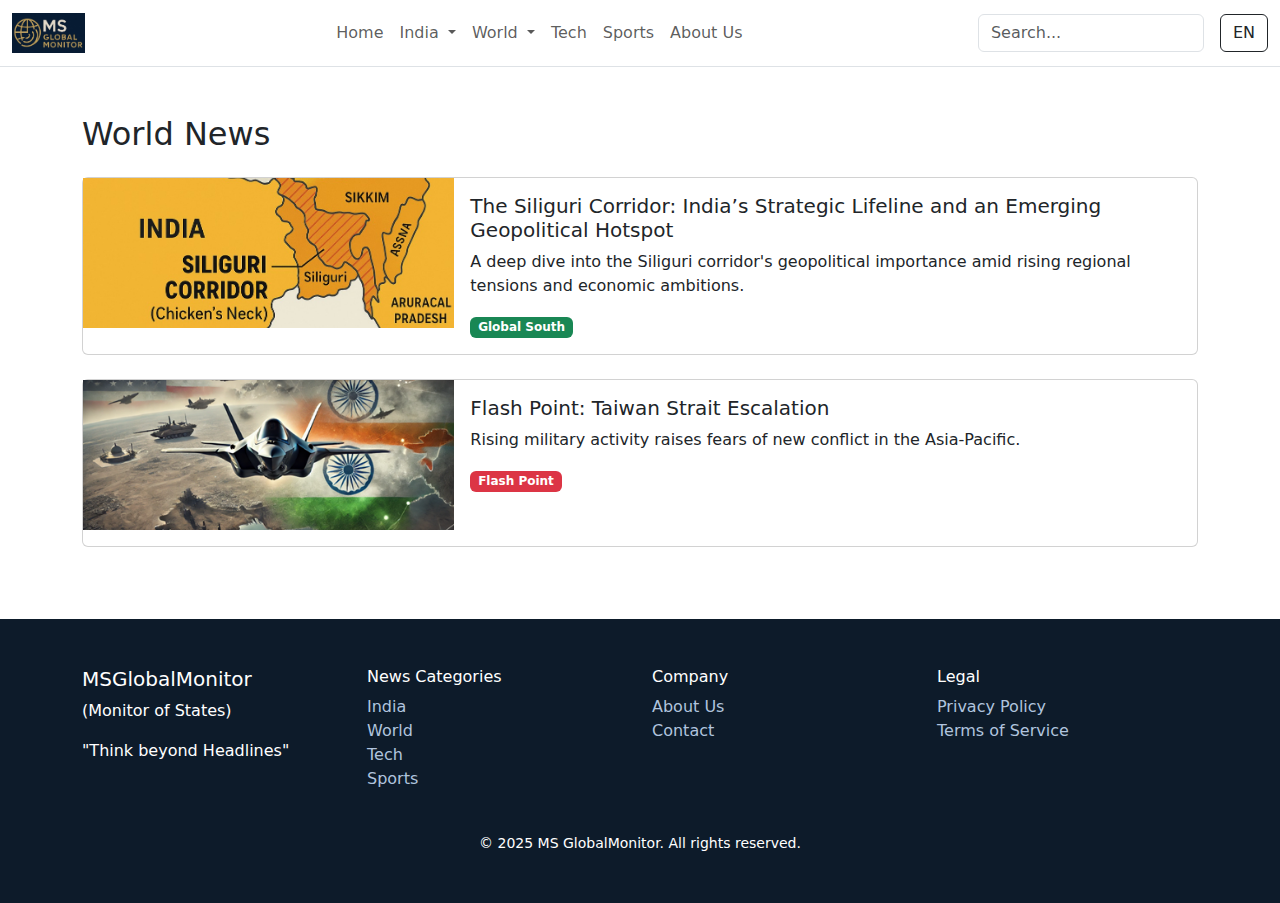
<file: world.html>
<!DOCTYPE html>
<html lang="en">

<head>
  <meta charset="UTF-8" />
  <meta name="viewport" content="width=device-width, initial-scale=1.0" />
  <title>World - MS GlobalMonitor</title>

  <!-- Bootstrap & Icons -->
  <link href="https://cdn.jsdelivr.net/npm/bootstrap@5.3.0/dist/css/bootstrap.min.css" rel="stylesheet" />
  <link href="https://cdn.jsdelivr.net/npm/bootstrap-icons@1.10.5/font/bootstrap-icons.css" rel="stylesheet" />
  <link rel="stylesheet" href="index.css">
  <script src="index.js"></script>
</head>

<body>
  <!-- Navbar -->
  <nav class="navbar navbar-expand-lg navbar-light bg-white border-bottom">
    <div class="container-fluid">
      <a class="navbar-brand fw-bold category-card" href="#">
        <img src="img3.jpeg" alt="MS Global Monitor Logo" height="40">
      </a>
      <!-- Navigation links & search -->
      <ul class="navbar-nav mx-auto">
        <li class="nav-item"><a class="nav-link" href="#">Home</a></li>

        <!-- India Dropdown -->
        <li class="nav-item dropdown">
          <a class="nav-link dropdown-toggle" href="#" id="indiaDropdown" role="button" data-bs-toggle="dropdown"
            aria-expanded="false">
            India
          </a>
          <ul class="dropdown-menu" aria-labelledby="indiaDropdown">
            <li><a class="dropdown-item" href="India-MU.html">Morning Updates</a></li>
            <li><a class="dropdown-item" href="#">Politics</a></li>
          </ul>
        </li>

        <!-- World Dropdown -->
        <li class="nav-item dropdown">
          <a class="nav-link dropdown-toggle" href="#" id="worldDropdown" data-bs-toggle="dropdown"
            aria-expanded="false">
            World
          </a>
          <ul class="dropdown-menu" aria-labelledby="worldDropdown">
            
            <!-- FFrontlines submenu -->
            <li class="dropdown-submenu">
              <a class="dropdown-item dropdown-toggle" href="#" id="frontlinesToggle">
                Frontlines
              </a>
              <ul class="dropdown-menu" aria-labelledby="frontlinesToggle">
                <li><a class="dropdown-item" href="#">Conflict Zones</a></li>
                <li><a class="dropdown-item" href="flashPoint-1.html">Flash Point</a></li>
              </ul>
            </li>
            
            <li><a class="dropdown-item" href="globalSouth.html">Global South</a></li>

            <!-- Geo‑Economics submenu -->
            <li class="dropdown-submenu">
              <a class="dropdown-item dropdown-toggle" href="#" id="geoEconToggle">
                Geo Economics
              </a>
              <ul class="dropdown-menu" aria-labelledby="geoEconToggle">
                <li><a class="dropdown-item" href="#">Sanctions</a></li>
                <li><a class="dropdown-item" href="#">Trade War</a></li>
              </ul>
            </li>

            <!-- Diplomatic Games submenu -->
            <li class="dropdown-submenu">
              <a class="dropdown-item dropdown-toggle" href="#" id="dipGamesToggle">
                Diplomatic Games
              </a>
              <ul class="dropdown-menu" aria-labelledby="dipGamesToggle">
                <li><a class="dropdown-item" href="#">Summits</a></li>
                <li><a class="dropdown-item" href="#">Alliances</a></li>
                <li><a class="dropdown-item" href="#">Speeches</a></li>
              </ul>
            </li>

            <!-- Deep State Brief submenu -->
            <li class="dropdown-submenu">
              <a class="dropdown-item dropdown-toggle" href="#" id="deepStateToggle">
                Deep State Brief
              </a>
              <ul class="dropdown-menu" aria-labelledby="deepStateToggle">
                <li><a class="dropdown-item" href="#">Military Strategy</a></li>
                <li><a class="dropdown-item" href="#">Intelligence</a></li>
                <li><a class="dropdown-item" href="#">Cyber Warfare</a></li>
              </ul>
            </li>
          </ul>
        </li>

        <li class="nav-item"><a class="nav-link" href="#">Tech</a></li>
        <li class="nav-item"><a class="nav-link" href="#">Sports</a></li>
        <li class="nav-item"><a class="nav-link" href="#about-us-footer">About Us</a></li>
      </ul>

      <!-- Search and Language -->
      <form class="d-flex align-items-center gap-2" role="search">
        <input class="form-control me-2" type="search" placeholder="Search..." aria-label="Search">
        <button class="btn btn-outline-dark" type="submit">EN</button>
      </form>
    </div>
    </div>
  </nav>
  <!-- Navbar End -->

  <!-- World Section Articles -->
  <section class="container py-5">
    <h2 class="mb-4">World News</h2>

    <!-- Global South Article -->
    <a href="globalSouth.html" class="text-decoration-none text-dark">
      <div class="card mb-4">
        <div class="row g-0">
          <div class="col-md-4">
            <img src="GlobalSouth 1.jpeg" style="height: 150px; width: 400px; object-fit: cover;" class="img-fluid mb-3" alt="Global South">
          </div>
          <div class="col-md-8">
            <div class="card-body">
              <h5 class="card-title">The Siliguri Corridor: India’s Strategic Lifeline and an Emerging Geopolitical Hotspot</h5>
              <p class="card-text">A deep dive into the Siliguri corridor's geopolitical importance amid rising regional tensions and economic ambitions.</p>
              <span class="badge bg-success">Global South</span>
            </div>
          </div>
        </div>
      </div>
    </a>

    <!-- Example Sub-category: Flash Point -->
    <a href="flashPoint-1.html" class="text-decoration-none text-dark">
      <div class="card mb-4">
        <div class="row g-0">
          <div class="col-md-4">
            <img src="flashPoint1.png" style="height: 150px; width: 400px; object-fit: cover;" class="img-fluid mb-3" alt="Flash Point">
          </div>
          <div class="col-md-8">
            <div class="card-body">
              <h5 class="card-title">Flash Point: Taiwan Strait Escalation</h5>
              <p class="card-text">Rising military activity raises fears of new conflict in the Asia-Pacific.</p>
              <span class="badge bg-danger">Flash Point</span>
            </div>
          </div>
        </div>
      </div>
    </a>

    <!-- Add more sections: Conflict Zones, Trade War, Summits, etc. -->

  </section>

  <!-- Footer Start -->
  <footer id="about-us-footer" class="footer py-5">
    <div class="container">
      <div class="row">
        <div class="col-md-3">
          <h5>MSGlobalMonitor</h5>
          <p>(Monitor of States)</p>
          <p>"Think beyond Headlines"</p>
        </div>
        <div class="col-md-3">
          <h6>News Categories</h6>
          <ul class="list-unstyled">
            <li><a href="#">India</a></li>
            <li><a href="#">World</a></li>
            <li><a href="#">Tech</a></li>
            <li><a href="#">Sports</a></li>
          </ul>
        </div>
        <div class="col-md-3">
          <h6>Company</h6>
          <ul class="list-unstyled">
            <li><a href="aboutUs.html">About Us</a></li>
            <li><a href="#">Contact</a></li>
          </ul>
        </div>
        <div class="col-md-3">
          <h6>Legal</h6>
          <ul class="list-unstyled">
            <li><a href="#">Privacy Policy</a></li>
            <li><a href="#">Terms of Service</a></li>
          </ul>
        </div>
      </div>
      <div class="text-center pt-4">
        <small>&copy; 2025 MS GlobalMonitor. All rights reserved.</small>
      </div>
    </div>
  </footer>
  <!-- Footer End -->

  <!-- Bootstrap JS -->
  <script src="https://cdn.jsdelivr.net/npm/bootstrap@5.3.0/dist/js/bootstrap.bundle.min.js"></script>
</body>

</html>
</file>
<file: index.css>
.category-card {
   transition: transform 0.2s;
 }

 .category-card .card {
    cursor: pointer;
 }

 .category-card:hover {
   transform: scale(1.05);
 }

 .news-card img {
   height: 200px;
   object-fit: cover;
 }

 .dropdown-submenu {
   position: relative;
 }

 .dropdown-submenu .dropdown-menu {
   top: 0;
   left: 100%;
   margin-top: -1px;
   display: none;
 }

 .dropdown-submenu:hover .dropdown-menu {
   display: block;
 }

 .svg-icon {
   width: 35px;
   height: 35px;
   margin-bottom: 0.5rem;
 }


 .footer {
   background-color: #0d1b2a;
   color: white;
 }

 .footer a {
   color: #b0c4de;
   text-decoration: none;
 }

 .footer a:hover {
   text-decoration: underline;
 }

 .marquee {
   white-space: nowrap;
   overflow: hidden;
   box-sizing: border-box;
 }

 .marquee span {
   display: inline-block;
   padding-left: 100%;
   animation: marquee 15s linear infinite;
 }

 @keyframes marquee {
   0% {
     transform: translate(0, 0);
   }

   100% {
     transform: translate(-100%, 0);
   }
 }

 p img{
    width: 700px;
 }

  .carousel-caption a {
    cursor: pointer;
  }

  #newsCarousel img {
    height: 400px; /* Set your desired height */
    object-fit: cover;
    width: 100%;
  }
</file>
